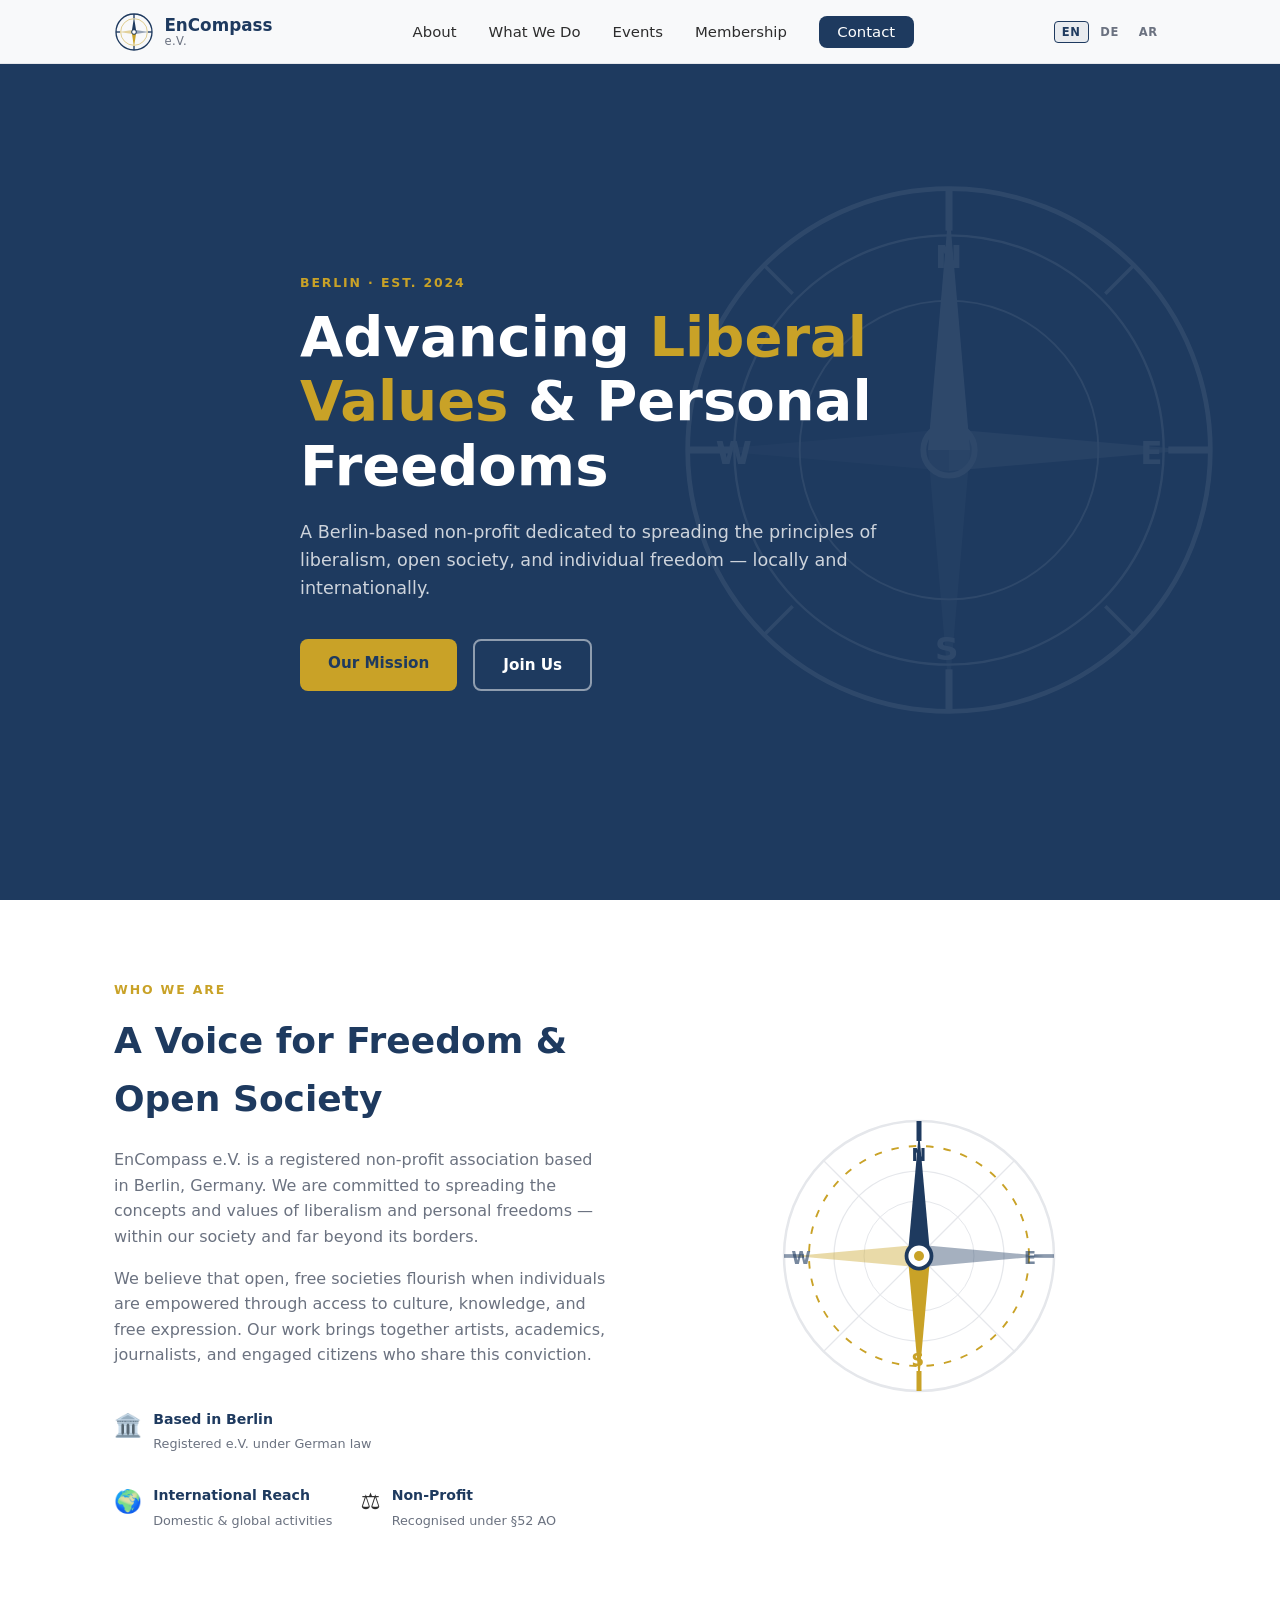
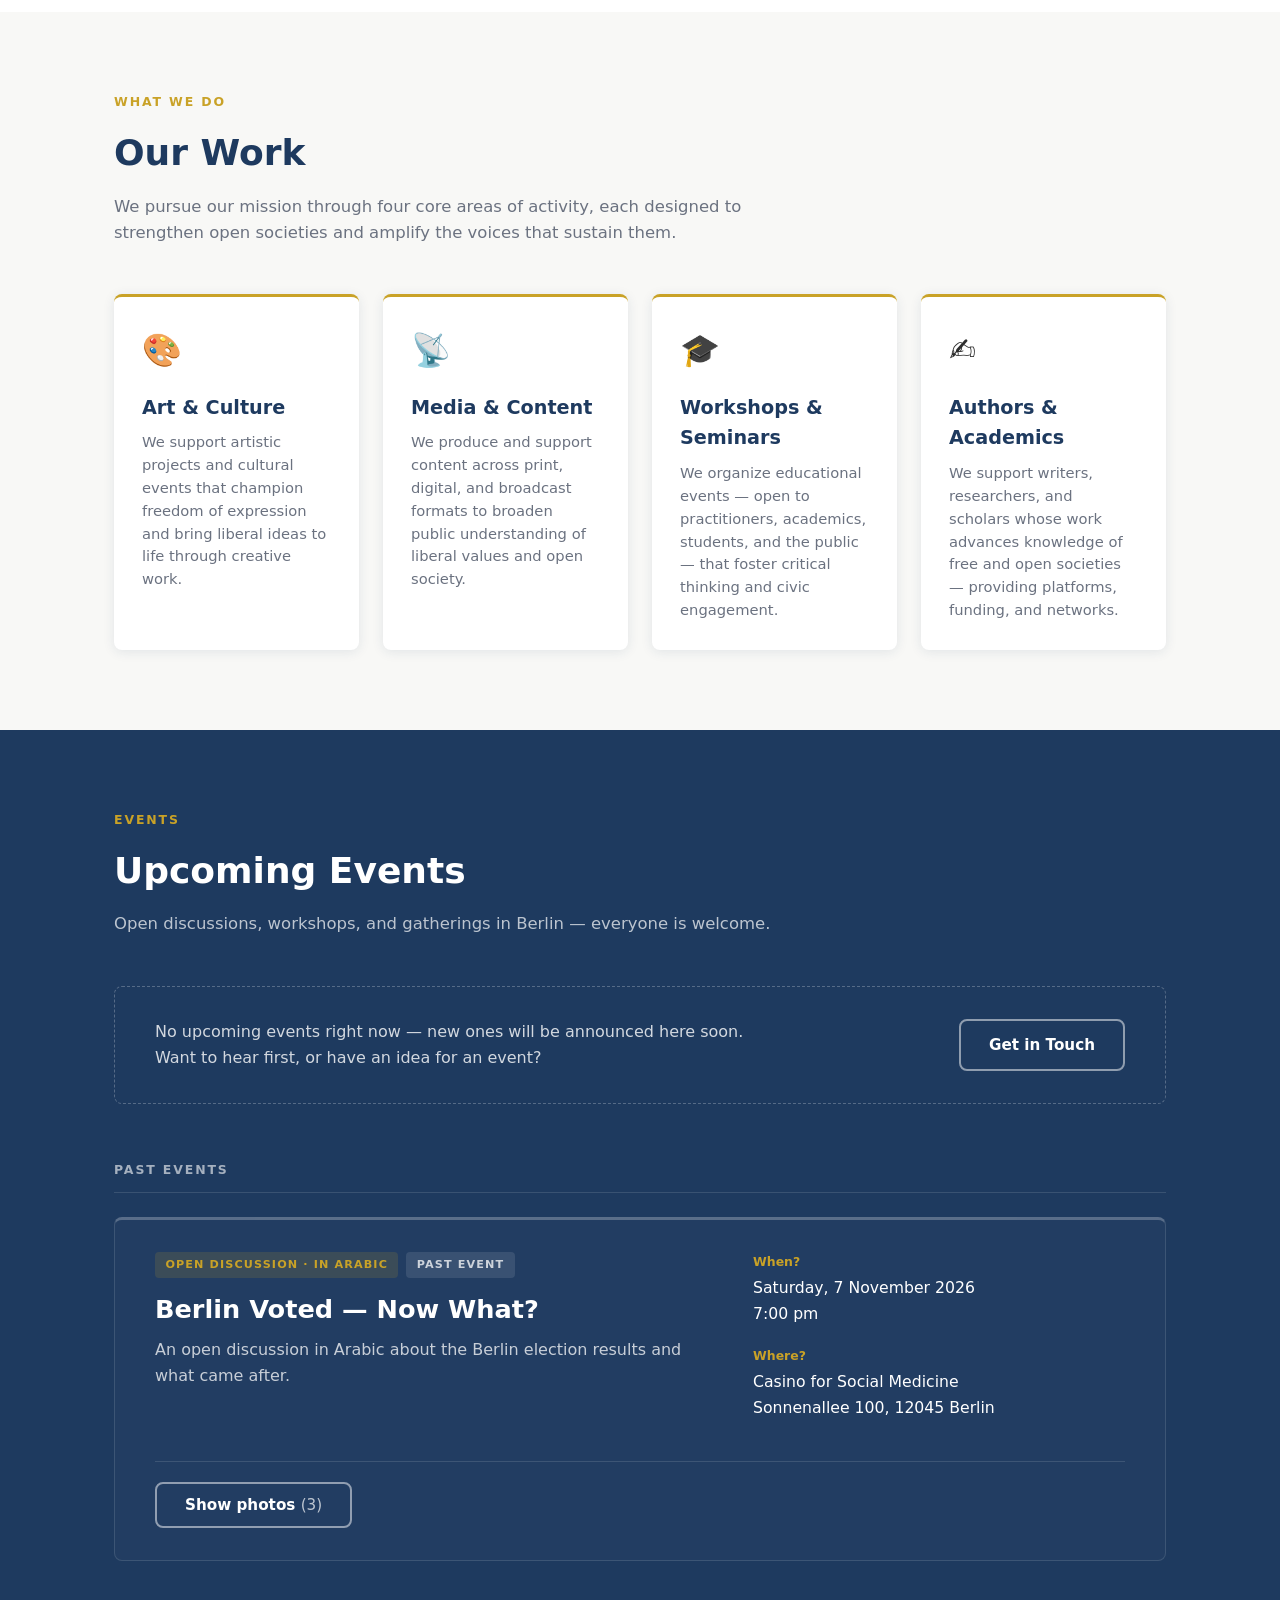
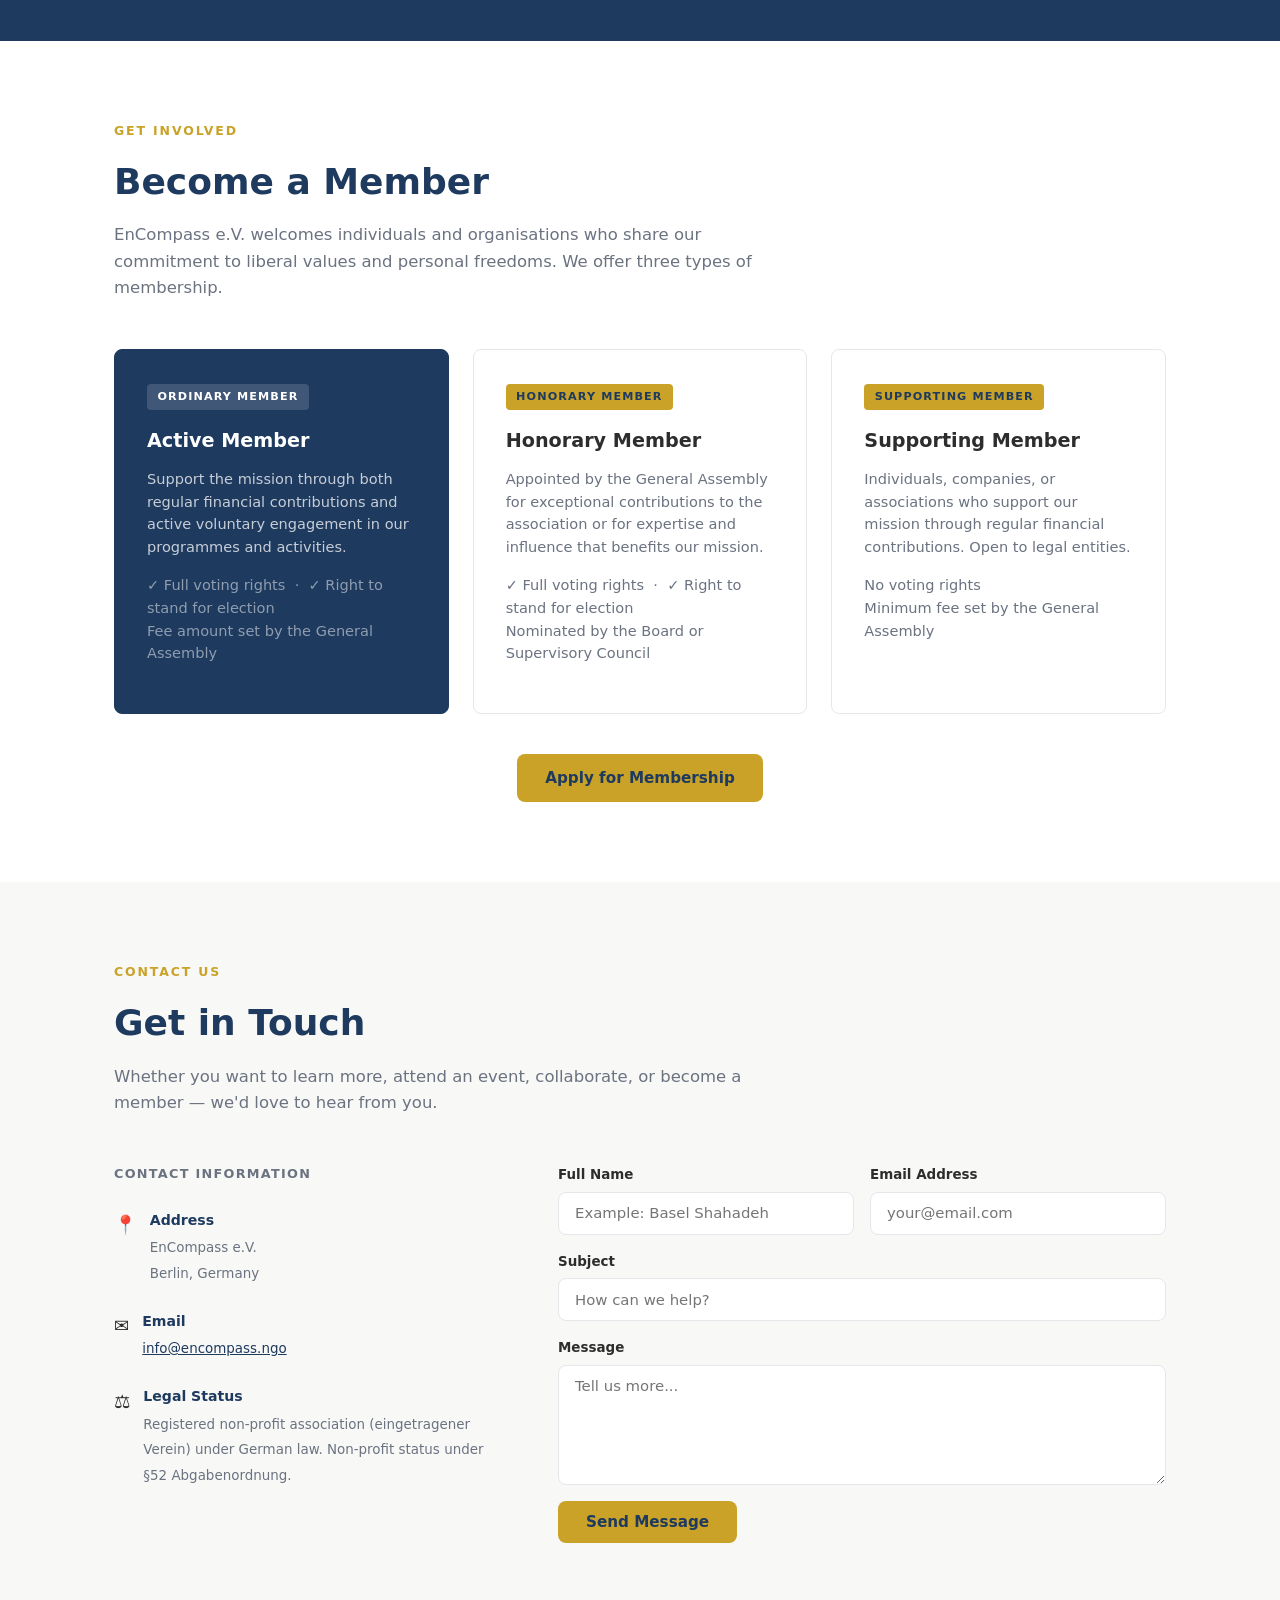
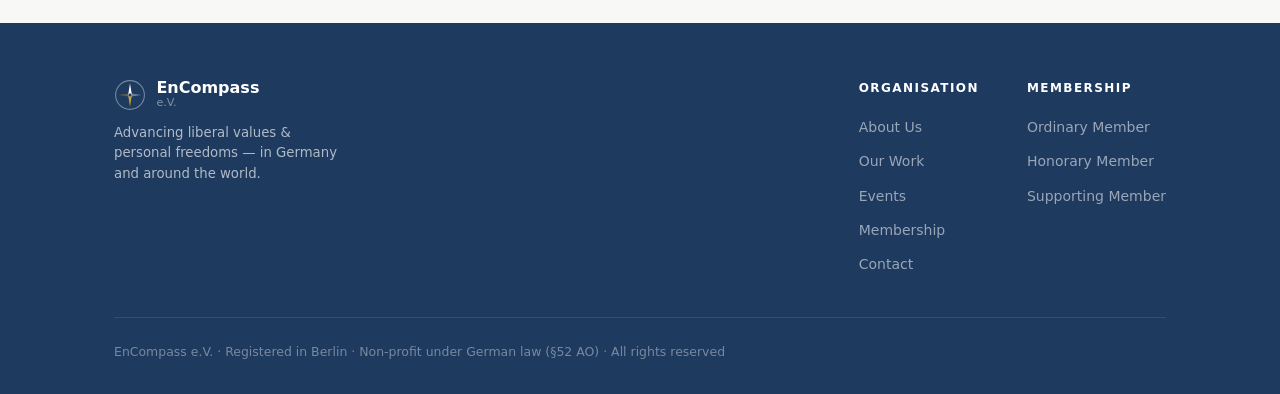
<file: index.html>
<!DOCTYPE html>
<html lang="en" dir="ltr">
<head>
  <meta charset="UTF-8">
  <meta name="viewport" content="width=device-width, initial-scale=1.0">
  <meta name="description" content="EnCompass e.V. — A Berlin-based non-profit advancing liberal values and personal freedoms through culture, media, workshops, and academic support.">
  <title>EnCompass e.V. — Advancing Liberal Values &amp; Personal Freedoms</title>

  <!-- Icons: brand app icon (Midnight mark on Compass Gold) -->
  <link rel="icon" href="favicon.svg" type="image/svg+xml">
  <link rel="icon" href="favicon-32.png" sizes="32x32" type="image/png">
  <link rel="apple-touch-icon" href="apple-touch-icon.png">

  <!-- Link previews (WhatsApp, Facebook, LinkedIn, X, Telegram…). Image source: assets/artboards/social-preview.html -->
  <meta property="og:type" content="website">
  <meta property="og:site_name" content="EnCompass e.V.">
  <meta property="og:url" content="https://encompass.ngo/">
  <meta property="og:title" content="EnCompass e.V. — Advancing Liberal Values &amp; Personal Freedoms">
  <meta property="og:description" content="A Berlin-based non-profit advancing liberal values and personal freedoms through culture, media, workshops, and academic support.">
  <meta property="og:image" content="https://encompass.ngo/og-image.png">
  <meta property="og:image:width" content="1200">
  <meta property="og:image:height" content="630">
  <meta property="og:image:alt" content="EnCompass e.V. logo with the tagline in English, Arabic and German">
  <meta property="og:locale" content="en_US">
  <meta property="og:locale:alternate" content="de_DE">
  <meta property="og:locale:alternate" content="ar_AR">
  <meta name="twitter:card" content="summary_large_image">

  <link rel="stylesheet" href="style.css">
</head>
<body>

  <!-- NAVIGATION -->
  <nav>
    <div class="container nav-inner">
      <a href="#home" class="nav-logo">
        <svg width="40" height="40" viewBox="0 0 60 60" xmlns="http://www.w3.org/2000/svg" aria-hidden="true">
          <circle cx="30" cy="30" r="27" fill="none" stroke="#1E3A5F" stroke-width="2"/>
          <circle cx="30" cy="30" r="20" fill="none" stroke="#C9A227" stroke-width="0.75"/>
          <line x1="30" y1="3" x2="30" y2="9" stroke="#1E3A5F" stroke-width="2"/>
          <line x1="30" y1="51" x2="30" y2="57" stroke="#1E3A5F" stroke-width="2"/>
          <line x1="3" y1="30" x2="9" y2="30" stroke="#1E3A5F" stroke-width="2"/>
          <line x1="51" y1="30" x2="57" y2="30" stroke="#1E3A5F" stroke-width="2"/>
          <polygon points="30,8 26.5,30 33.5,30" fill="#1E3A5F"/>
          <polygon points="30,52 26.5,30 33.5,30" fill="#C9A227"/>
          <polygon points="52,30 30,26.5 30,33.5" fill="#1E3A5F" opacity="0.45"/>
          <polygon points="8,30 30,26.5 30,33.5" fill="#C9A227" opacity="0.45"/>
          <circle cx="30" cy="30" r="3.5" fill="white" stroke="#1E3A5F" stroke-width="1.5"/>
        </svg>
        <div class="nav-logo-text">EnCompass <span>e.V.</span></div>
      </a>
      <ul class="nav-links" id="nav-links">
        <li><a href="#about" data-i18n="nav.about">About</a></li>
        <li><a href="#work" data-i18n="nav.work">What We Do</a></li>
        <li><a href="#events" data-i18n="nav.events">Events</a></li>
        <li><a href="#membership" data-i18n="nav.membership">Membership</a></li>
        <li><a href="#contact" class="nav-cta" data-i18n="nav.contact">Contact</a></li>
      </ul>
      <div class="lang-switcher">
        <button class="lang-btn active" data-lang="en">EN</button>
        <button class="lang-btn" data-lang="de">DE</button>
        <button class="lang-btn" data-lang="ar">AR</button>
      </div>
      <button class="hamburger" id="hamburger" aria-label="Toggle menu" aria-expanded="false">
        <span></span><span></span><span></span>
      </button>
    </div>
  </nav>

  <!-- HERO -->
  <section class="hero" id="home">
    <div class="hero-bg" aria-hidden="true">
      <svg width="560" height="560" viewBox="0 0 120 120" xmlns="http://www.w3.org/2000/svg">
        <circle cx="60" cy="60" r="56" fill="none" stroke="white" stroke-width="1"/>
        <circle cx="60" cy="60" r="46" fill="none" stroke="white" stroke-width="0.5"/>
        <circle cx="60" cy="60" r="32" fill="none" stroke="white" stroke-width="0.4"/>
        <line x1="60" y1="4" x2="60" y2="13" stroke="white" stroke-width="1.5"/>
        <line x1="60" y1="107" x2="60" y2="116" stroke="white" stroke-width="1.5"/>
        <line x1="4" y1="60" x2="13" y2="60" stroke="white" stroke-width="1.5"/>
        <line x1="107" y1="60" x2="116" y2="60" stroke="white" stroke-width="1.5"/>
        <line x1="20.5" y1="20.5" x2="26.5" y2="26.5" stroke="white" stroke-width="0.75"/>
        <line x1="99.5" y1="20.5" x2="93.5" y2="26.5" stroke="white" stroke-width="0.75"/>
        <line x1="20.5" y1="99.5" x2="26.5" y2="93.5" stroke="white" stroke-width="0.75"/>
        <line x1="99.5" y1="99.5" x2="93.5" y2="93.5" stroke="white" stroke-width="0.75"/>
        <polygon points="60,8 55.5,60 64.5,60" fill="white"/>
        <polygon points="60,112 55.5,60 64.5,60" fill="white" opacity="0.35"/>
        <polygon points="112,60 60,55.5 60,64.5" fill="white" opacity="0.55"/>
        <polygon points="8,60 60,55.5 60,64.5" fill="white" opacity="0.25"/>
        <text x="57" y="21" fill="white" font-size="7" font-family="system-ui" font-weight="700">N</text>
        <text x="57" y="105" fill="white" font-size="7" font-family="system-ui" font-weight="700">S</text>
        <text x="101" y="63" fill="white" font-size="7" font-family="system-ui" font-weight="700">E</text>
        <text x="10" y="63" fill="white" font-size="7" font-family="system-ui" font-weight="700">W</text>
        <circle cx="60" cy="60" r="5.5" fill="none" stroke="white" stroke-width="1.25"/>
      </svg>
    </div>
    <div class="container">
      <div class="hero-content">
        <span class="section-label" data-i18n="hero.label">Berlin · Est. 2024</span>
        <h1 data-i18n-html="hero.title">Advancing <em>Liberal Values</em> &amp; Personal Freedoms</h1>
        <p class="hero-sub" data-i18n="hero.sub">A Berlin-based non-profit dedicated to spreading the principles of liberalism, open society, and individual freedom — locally and internationally.</p>
        <div class="hero-buttons">
          <a href="#about" class="btn btn-primary" data-i18n="hero.cta1">Our Mission</a>
          <a href="#membership" class="btn btn-outline" data-i18n="hero.cta2">Join Us</a>
        </div>
      </div>
    </div>
  </section>

  <!-- ABOUT -->
  <section class="about section" id="about">
    <div class="container">
      <div class="about-grid">
        <div class="about-text">
          <span class="section-label" data-i18n="about.label">Who We Are</span>
          <h2 data-i18n="about.h2">A Voice for Freedom &amp; Open Society</h2>
          <p data-i18n="about.p1">EnCompass e.V. is a registered non-profit association based in Berlin, Germany. We are committed to spreading the concepts and values of liberalism and personal freedoms — within our society and far beyond its borders.</p>
          <p data-i18n="about.p2">We believe that open, free societies flourish when individuals are empowered through access to culture, knowledge, and free expression. Our work brings together artists, academics, journalists, and engaged citizens who share this conviction.</p>
          <div class="facts-strip">
            <div class="fact">
              <div class="fact-icon">🏛️</div>
              <div>
                <strong data-i18n="about.fact1.title">Based in Berlin</strong>
                <span data-i18n="about.fact1.sub">Registered e.V. under German law</span>
              </div>
            </div>
            <div class="fact">
              <div class="fact-icon">🌍</div>
              <div>
                <strong data-i18n="about.fact2.title">International Reach</strong>
                <span data-i18n="about.fact2.sub">Domestic &amp; global activities</span>
              </div>
            </div>
            <div class="fact">
              <div class="fact-icon">⚖️</div>
              <div>
                <strong data-i18n="about.fact3.title">Non-Profit</strong>
                <span data-i18n="about.fact3.sub">Recognised under §52 AO</span>
              </div>
            </div>
          </div>
        </div>
        <div class="about-visual">
          <svg width="300" height="300" viewBox="0 0 120 120" xmlns="http://www.w3.org/2000/svg" aria-hidden="true">
            <circle cx="60" cy="60" r="54" fill="none" stroke="#E5E7EB" stroke-width="1"/>
            <circle cx="60" cy="60" r="44" fill="none" stroke="#C9A227" stroke-width="0.75" stroke-dasharray="3 4"/>
            <circle cx="60" cy="60" r="34" fill="none" stroke="#E5E7EB" stroke-width="0.5"/>
            <circle cx="60" cy="60" r="22" fill="none" stroke="#E5E7EB" stroke-width="0.4"/>
            <line x1="60" y1="60" x2="98.2" y2="21.8" stroke="#E5E7EB" stroke-width="0.5"/>
            <line x1="60" y1="60" x2="21.8" y2="21.8" stroke="#E5E7EB" stroke-width="0.5"/>
            <line x1="60" y1="60" x2="98.2" y2="98.2" stroke="#E5E7EB" stroke-width="0.5"/>
            <line x1="60" y1="60" x2="21.8" y2="98.2" stroke="#E5E7EB" stroke-width="0.5"/>
            <line x1="60" y1="6" x2="60" y2="14" stroke="#1E3A5F" stroke-width="2"/>
            <line x1="60" y1="106" x2="60" y2="114" stroke="#C9A227" stroke-width="2"/>
            <line x1="6" y1="60" x2="14" y2="60" stroke="#1E3A5F" stroke-width="1.5" opacity="0.5"/>
            <line x1="106" y1="60" x2="114" y2="60" stroke="#1E3A5F" stroke-width="1.5" opacity="0.5"/>
            <polygon points="60,10 55.5,60 64.5,60" fill="#1E3A5F"/>
            <polygon points="60,110 55.5,60 64.5,60" fill="#C9A227"/>
            <polygon points="110,60 60,55.5 60,64.5" fill="#1E3A5F" opacity="0.4"/>
            <polygon points="10,60 60,55.5 60,64.5" fill="#C9A227" opacity="0.4"/>
            <text x="57" y="22" fill="#1E3A5F" font-size="7" font-family="system-ui" font-weight="700">N</text>
            <text x="57" y="104" fill="#C9A227" font-size="7" font-family="system-ui" font-weight="700">S</text>
            <text x="102" y="63" fill="#1E3A5F" font-size="7" font-family="system-ui" font-weight="700" opacity="0.6">E</text>
            <text x="9" y="63" fill="#1E3A5F" font-size="7" font-family="system-ui" font-weight="700" opacity="0.6">W</text>
            <circle cx="60" cy="60" r="5" fill="white" stroke="#1E3A5F" stroke-width="1.5"/>
            <circle cx="60" cy="60" r="2" fill="#C9A227"/>
          </svg>
        </div>
      </div>
    </div>
  </section>

  <!-- WHAT WE DO -->
  <section class="work section" id="work">
    <div class="container">
      <div class="work-header">
        <span class="section-label" data-i18n="work.label">What We Do</span>
        <h2 data-i18n="work.h2">Our Work</h2>
        <p data-i18n="work.intro">We pursue our mission through four core areas of activity, each designed to strengthen open societies and amplify the voices that sustain them.</p>
      </div>
      <div class="cards-grid">
        <div class="card">
          <div class="card-icon">🎨</div>
          <h3 data-i18n="work.card1.title">Art &amp; Culture</h3>
          <p data-i18n="work.card1.body">We support artistic projects and cultural events that champion freedom of expression and bring liberal ideas to life through creative work.</p>
        </div>
        <div class="card">
          <div class="card-icon">📡</div>
          <h3 data-i18n="work.card2.title">Media &amp; Content</h3>
          <p data-i18n="work.card2.body">We produce and support content across print, digital, and broadcast formats to broaden public understanding of liberal values and open society.</p>
        </div>
        <div class="card">
          <div class="card-icon">🎓</div>
          <h3 data-i18n="work.card3.title">Workshops &amp; Seminars</h3>
          <p data-i18n="work.card3.body">We organize educational events — open to practitioners, academics, students, and the public — that foster critical thinking and civic engagement.</p>
        </div>
        <div class="card">
          <div class="card-icon">✍️</div>
          <h3 data-i18n="work.card4.title">Authors &amp; Academics</h3>
          <p data-i18n="work.card4.body">We support writers, researchers, and scholars whose work advances knowledge of free and open societies — providing platforms, funding, and networks.</p>
        </div>
      </div>
    </div>
  </section>

  <!-- EVENTS
       Each event carries data-end (when it finishes, with time zone). On load, the script at the
       bottom moves ended events into "Past Events", so nothing has to be changed by hand afterwards.
       To add an event: copy an <article class="event-card"> into #events-upcoming, set data-end,
       and add its text keys to translations.js. -->
  <section class="events section" id="events">
    <div class="container">
      <div class="events-header">
        <span class="section-label" data-i18n="events.label">Events</span>
        <h2 data-i18n="events.h2">Upcoming Events</h2>
        <p data-i18n="events.intro">Open discussions, workshops, and gatherings in Berlin — everyone is welcome.</p>
      </div>

      <div class="events-list" id="events-upcoming">
        <article class="event-card" data-end="2026-11-07T21:00:00+01:00">
          <div class="event-main">
            <div class="event-tags">
              <span class="event-tag" data-i18n="events.e1.tag">Open discussion · in Arabic</span>
              <span class="event-tag event-tag-past" data-i18n="events.pastBadge">Past event</span>
            </div>
            <h3 data-i18n="events.e1.title">Berlin Voted — Now What?</h3>
            <p class="event-body-upcoming" data-i18n="events.e1.body">Let's talk about the election results and everything that has happened since. Come along and share your views!</p>
            <p class="event-body-past" data-i18n="events.e1.pastBody">An open discussion in Arabic about the Berlin election results and what came after.</p>
          </div>
          <div class="event-details">
            <div class="event-detail">
              <strong data-i18n="events.when">When?</strong>
              <span data-i18n-html="events.e1.when">Saturday, 7 November 2026<br>7:00 pm</span>
            </div>
            <div class="event-detail">
              <strong data-i18n="events.where">Where?</strong>
              <span>Casino for Social Medicine<br>Sonnenallee 100, 12045 Berlin</span>
            </div>
            <div class="event-actions">
              <a href="https://forms.gle/igDyNW962T2jzQc28" class="btn btn-primary" target="_blank" rel="noopener" data-i18n="events.register">Register Now</a>
              <a href="events/2026-11-07-berlin-voted/calendar.ics" class="btn btn-outline" download="2026-11-07-berlin-voted.ics" data-i18n="events.calendar">Add to Calendar</a>
              <a href="https://www.google.com/maps/search/?api=1&amp;query=Sonnenallee+100,+12045+Berlin" class="btn btn-outline" target="_blank" rel="noopener" data-i18n="events.directions">Get Directions</a>
            </div>
          </div>
          <!-- Photos open in a popup. This hidden list is only their source: nothing is downloaded until
               "Show photos" is clicked. Web copies live in the event's photos/ folder; see events/README.md. -->
          <div class="event-gallery">
            <button type="button" class="btn btn-outline event-photos-open" aria-haspopup="dialog" data-photos="photos-e1">
              <span data-i18n="events.showPhotos">Show photos</span> <span class="photo-count">(3)</span>
            </button>
            <div class="event-photos" id="photos-e1" hidden>
                <a href="events/2026-11-07-berlin-voted/photos/photo-1.jpg"><img data-src="events/2026-11-07-berlin-voted/photos/photo-1-thumb.jpg" width="640" height="360" alt="" data-i18n-alt="events.e1.photo1"></a>
                <a href="events/2026-11-07-berlin-voted/photos/photo-2.jpg"><img data-src="events/2026-11-07-berlin-voted/photos/photo-2-thumb.jpg" width="640" height="360" alt="" data-i18n-alt="events.e1.photo2"></a>
                <a href="events/2026-11-07-berlin-voted/photos/photo-3.jpg"><img data-src="events/2026-11-07-berlin-voted/photos/photo-3-thumb.jpg" width="640" height="360" alt="" data-i18n-alt="events.e1.photo3"></a>
            </div>
          </div>
        </article>
      </div>

      <!-- Shown only when no upcoming events are left -->
      <div class="events-empty" id="events-empty" hidden>
        <p data-i18n="events.none">No upcoming events right now — new ones will be announced here soon. Want to hear first, or have an idea for an event?</p>
        <a href="#contact" class="btn btn-outline" data-i18n="events.noneCta">Get in Touch</a>
      </div>

      <!-- Shown only when at least one event has ended -->
      <div class="events-past" id="events-past-wrap" hidden>
        <h3 class="events-past-title" data-i18n="events.pastH3">Past Events</h3>
        <div class="events-list" id="events-past"></div>
      </div>
    </div>
  </section>

  <!-- MEMBERSHIP -->
  <section class="membership section" id="membership">
    <div class="container">
      <div class="membership-header">
        <span class="section-label" data-i18n="membership.label">Get Involved</span>
        <h2 data-i18n="membership.h2">Become a Member</h2>
        <p data-i18n="membership.intro">EnCompass e.V. welcomes individuals and organisations who share our commitment to liberal values and personal freedoms. We offer three types of membership.</p>
      </div>
      <div class="membership-grid">
        <div class="membership-card featured">
          <div class="member-badge" data-i18n="membership.card1.badge">Ordinary Member</div>
          <h3 data-i18n="membership.card1.h3">Active Member</h3>
          <p data-i18n="membership.card1.body">Support the mission through both regular financial contributions and active voluntary engagement in our programmes and activities.</p>
          <p class="member-detail" data-i18n-html="membership.card1.detail">✓ Full voting rights &nbsp;·&nbsp; ✓ Right to stand for election<br>Fee amount set by the General Assembly</p>
        </div>
        <div class="membership-card">
          <div class="member-badge" data-i18n="membership.card2.badge">Honorary Member</div>
          <h3 data-i18n="membership.card2.h3">Honorary Member</h3>
          <p data-i18n="membership.card2.body">Appointed by the General Assembly for exceptional contributions to the association or for expertise and influence that benefits our mission.</p>
          <p class="member-detail" data-i18n-html="membership.card2.detail">✓ Full voting rights &nbsp;·&nbsp; ✓ Right to stand for election<br>Nominated by the Board or Supervisory Council</p>
        </div>
        <div class="membership-card">
          <div class="member-badge" data-i18n="membership.card3.badge">Supporting Member</div>
          <h3 data-i18n="membership.card3.h3">Supporting Member</h3>
          <p data-i18n="membership.card3.body">Individuals, companies, or associations who support our mission through regular financial contributions. Open to legal entities.</p>
          <p class="member-detail" data-i18n-html="membership.card3.detail">No voting rights<br>Minimum fee set by the General Assembly</p>
        </div>
      </div>
      <div class="membership-cta">
        <a href="#contact" class="btn btn-primary" data-i18n="membership.cta">Apply for Membership</a>
      </div>
    </div>
  </section>

  <!-- CONTACT -->
  <section class="contact section" id="contact">
    <div class="container">
      <div class="contact-header">
        <span class="section-label" data-i18n="contact.label">Contact Us</span>
        <h2 data-i18n="contact.h2">Get in Touch</h2>
        <p data-i18n="contact.intro">Whether you want to learn more, attend an event, collaborate, or become a member — we'd love to hear from you.</p>
      </div>
      <div class="contact-grid">
        <div class="contact-info">
          <h3 data-i18n="contact.info.heading">Contact Information</h3>
          <div class="contact-item">
            <div class="contact-item-icon">📍</div>
            <div>
              <strong data-i18n="contact.address.label">Address</strong>
              <span data-i18n-html="contact.address.value">EnCompass e.V.<br>Berlin, Germany</span>
            </div>
          </div>
          <div class="contact-item">
            <div class="contact-item-icon">✉️</div>
            <div>
              <strong data-i18n="contact.email.label">Email</strong>
              <span><a href="mailto:info@encompass.ngo">info@encompass.ngo</a></span>
            </div>
          </div>
          <div class="contact-item">
            <div class="contact-item-icon">⚖️</div>
            <div>
              <strong data-i18n="contact.legal.label">Legal Status</strong>
              <span data-i18n="contact.legal.value">Registered non-profit association (eingetragener Verein) under German law. Non-profit status under §52 Abgabenordnung.</span>
            </div>
          </div>
        </div>
        <form class="contact-form" onsubmit="handleSubmit(event)">
          <div class="form-row">
            <div class="form-group">
              <label for="name" data-i18n="contact.form.name">Full Name</label>
              <input type="text" id="name" name="name" data-i18n-placeholder="contact.form.namePlaceholder" placeholder="Example: Basel Shahadeh" autocomplete="name" required>
            </div>
            <div class="form-group">
              <label for="email" data-i18n="contact.form.email">Email Address</label>
              <input type="email" id="email" name="email" data-i18n-placeholder="contact.form.emailPlaceholder" placeholder="your@email.com" autocomplete="email" required>
            </div>
          </div>
          <div class="form-group">
            <label for="subject" data-i18n="contact.form.subject">Subject</label>
            <input type="text" id="subject" name="subject" data-i18n-placeholder="contact.form.subjectPlaceholder" placeholder="How can we help?">
          </div>
          <div class="form-group">
            <label for="message" data-i18n="contact.form.message">Message</label>
            <textarea id="message" name="message" data-i18n-placeholder="contact.form.messagePlaceholder" placeholder="Tell us more..." required></textarea>
          </div>
          <button type="submit" class="btn btn-primary" id="submit-btn" style="align-self:flex-start" data-i18n="contact.form.submit">Send Message</button>
          <p class="form-note" id="form-note" role="status" hidden data-i18n-html="contact.form.note">Gmail should now open in a new tab with your message ready — just press <strong>Send</strong> there. Not using Gmail? <a class="mailto-fallback" href="mailto:info@encompass.ngo">Open it in your email app</a> or write to us directly at info@encompass.ngo.</p>
        </form>
      </div>
    </div>
  </section>

  <!-- FOOTER -->
  <footer>
    <div class="container">
      <div class="footer-top">
        <div>
          <div class="footer-logo-wrap">
            <svg width="32" height="32" viewBox="0 0 60 60" xmlns="http://www.w3.org/2000/svg" aria-hidden="true">
              <circle cx="30" cy="30" r="27" fill="none" stroke="rgba(255,255,255,0.4)" stroke-width="2"/>
              <polygon points="30,8 26.5,30 33.5,30" fill="white"/>
              <polygon points="30,52 26.5,30 33.5,30" fill="#C9A227"/>
              <polygon points="52,30 30,26.5 30,33.5" fill="white" opacity="0.35"/>
              <polygon points="8,30 30,26.5 30,33.5" fill="#C9A227" opacity="0.35"/>
              <circle cx="30" cy="30" r="3.5" fill="#1E3A5F" stroke="rgba(255,255,255,0.4)" stroke-width="1.5"/>
            </svg>
            <div class="footer-logo-text">EnCompass <span>e.V.</span></div>
          </div>
          <p class="footer-tagline" data-i18n="footer.tagline">Advancing liberal values &amp; personal freedoms — in Germany and around the world.</p>
        </div>
        <div class="footer-links">
          <div class="footer-links-group">
            <h4 data-i18n="footer.org">Organisation</h4>
            <ul>
              <li><a href="#about" data-i18n="footer.nav.about">About Us</a></li>
              <li><a href="#work" data-i18n="footer.nav.work">Our Work</a></li>
              <li><a href="#events" data-i18n="footer.nav.events">Events</a></li>
              <li><a href="#membership" data-i18n="footer.nav.membership">Membership</a></li>
              <li><a href="#contact" data-i18n="footer.nav.contact">Contact</a></li>
            </ul>
          </div>
          <div class="footer-links-group">
            <h4 data-i18n="footer.membership">Membership</h4>
            <ul>
              <li><a href="#membership" data-i18n="footer.nav.ordinary">Ordinary Member</a></li>
              <li><a href="#membership" data-i18n="footer.nav.honorary">Honorary Member</a></li>
              <li><a href="#membership" data-i18n="footer.nav.supporting">Supporting Member</a></li>
            </ul>
          </div>
        </div>
      </div>
      <div class="footer-bottom" data-i18n="footer.legal">
        EnCompass e.V. &nbsp;·&nbsp; Registered in Berlin &nbsp;·&nbsp; Non-profit under German law (§52 AO) &nbsp;·&nbsp; All rights reserved
      </div>
    </div>
  </footer>

  <!-- Photo popup for event galleries: large photo, counter and a strip of thumbnails -->
  <dialog class="photo-viewer" id="photo-viewer">
    <figure class="pv-stage">
      <img class="pv-photo" alt="">
      <figcaption class="pv-caption">
        <span class="pv-alt"></span>
        <span class="pv-meta"><span class="pv-credit" data-i18n="events.photoCredit">Photo: © EnCompass e.V.</span><span class="pv-count"></span></span>
      </figcaption>
    </figure>
    <div class="pv-thumbs"></div>
    <button type="button" class="pv-btn pv-close" data-i18n-aria="events.photoClose" aria-label="Close">&times;</button>
    <button type="button" class="pv-btn pv-prev" data-i18n-aria="events.photoPrev" aria-label="Previous photo">&#8249;</button>
    <button type="button" class="pv-btn pv-next" data-i18n-aria="events.photoNext" aria-label="Next photo">&#8250;</button>
  </dialog>

  <script>
    // Move events that have ended into "Past Events" (newest first); show a note if none are upcoming
    (function sortEvents() {
      const now = Date.now();
      const upcoming = document.getElementById('events-upcoming');
      const past = document.getElementById('events-past');
      const ended = [...upcoming.querySelectorAll('.event-card')]
        .filter(card => Date.parse(card.dataset.end) < now)
        .sort((a, b) => Date.parse(b.dataset.end) - Date.parse(a.dataset.end));
      ended.forEach(card => { card.classList.add('is-past'); past.appendChild(card); });
      document.getElementById('events-past-wrap').hidden = ended.length === 0;
      document.getElementById('events-empty').hidden = upcoming.querySelector('.event-card') !== null;
    })();
  </script>
  <script src="translations.js"></script>
  <script>
    let currentLang = 'en';

    function applyLanguage(lang) {
      const t = translations[lang];
      if (!t) return;
      currentLang = lang;

      document.documentElement.lang = lang;
      document.documentElement.dir = lang === 'ar' ? 'rtl' : 'ltr';
      document.title = t['page.title'] || document.title;

      document.querySelectorAll('[data-i18n]').forEach(el => {
        const v = t[el.dataset.i18n];
        if (v !== undefined) el.textContent = v;
      });
      document.querySelectorAll('[data-i18n-html]').forEach(el => {
        const v = t[el.dataset.i18nHtml];
        if (v !== undefined) el.innerHTML = v;
      });
      document.querySelectorAll('[data-i18n-placeholder]').forEach(el => {
        const v = t[el.dataset.i18nPlaceholder];
        if (v !== undefined) el.placeholder = v;
      });
      document.querySelectorAll('[data-i18n-alt]').forEach(el => {
        const v = t[el.dataset.i18nAlt];
        if (v !== undefined) el.alt = v;
      });
      document.querySelectorAll('[data-i18n-aria]').forEach(el => {
        const v = t[el.dataset.i18nAria];
        if (v !== undefined) el.setAttribute('aria-label', v);
      });

      document.querySelectorAll('.lang-btn').forEach(btn => {
        btn.classList.toggle('active', btn.dataset.lang === lang);
      });
      try { localStorage.setItem('preferred-lang', lang); } catch (e) {}

      // Keep ?lang= in the address bar so the current link always opens in this language
      const url = new URL(window.location.href);
      url.searchParams.set('lang', lang);
      history.replaceState(null, '', url);
    }

    document.addEventListener('DOMContentLoaded', () => {
      // Priority: ?lang= in the link, then the last language chosen, then English
      const fromUrl = new URLSearchParams(window.location.search).get('lang');
      let saved = null;
      try { saved = localStorage.getItem('preferred-lang'); } catch (e) {}
      applyLanguage(translations[fromUrl] ? fromUrl : translations[saved] ? saved : 'en');

      document.querySelectorAll('.lang-btn').forEach(btn => {
        btn.addEventListener('click', () => applyLanguage(btn.dataset.lang));
      });

      const hamburger = document.getElementById('hamburger');
      const navLinks = document.getElementById('nav-links');
      hamburger.addEventListener('click', () => {
        const open = navLinks.classList.toggle('open');
        hamburger.setAttribute('aria-expanded', open);
      });
      navLinks.querySelectorAll('a').forEach(a => {
        a.addEventListener('click', () => {
          navLinks.classList.remove('open');
          hamburger.setAttribute('aria-expanded', 'false');
        });
      });
    });

    // No backend: open a ready-to-send email in Gmail, with a mailto: fallback for other email apps
    const CONTACT_EMAIL = 'info@encompass.ngo';

    function draftEmail() {
      const form = document.querySelector('.contact-form');
      const field = id => form.elements.namedItem(id).value.trim();
      return {
        subject: field('subject') || translations[currentLang]['contact.form.defaultSubject'],
        body: field('message') + '\n\n— ' + field('name') + ' <' + field('email') + '>',
      };
    }

    function handleSubmit(e) {
      e.preventDefault();
      const { subject, body } = draftEmail();
      window.open('https://mail.google.com/mail/?view=cm&fs=1'
        + '&to=' + encodeURIComponent(CONTACT_EMAIL)
        + '&su=' + encodeURIComponent(subject)
        + '&body=' + encodeURIComponent(body), '_blank', 'noopener');
      document.getElementById('form-note').hidden = false;
    }

    // The note's text is replaced on language change, so build the mailto: link when it is clicked
    document.getElementById('form-note').addEventListener('click', e => {
      const link = e.target.closest('.mailto-fallback');
      if (!link) return;
      const { subject, body } = draftEmail();
      link.href = 'mailto:' + CONTACT_EMAIL
        + '?subject=' + encodeURIComponent(subject)
        + '&body=' + encodeURIComponent(body);
    });

    // Event photos: "Show photos" opens them in a popup. Files are only downloaded at that point.
    const viewer = document.getElementById('photo-viewer');
    const viewerImg = viewer.querySelector('.pv-photo');
    const viewerThumbs = viewer.querySelector('.pv-thumbs');
    let gallery = [], shown = 0;   // gallery: [{ full, thumb, alt }]

    function showPhoto(i) {
      shown = (i + gallery.length) % gallery.length;
      viewerImg.src = gallery[shown].full;
      viewerImg.alt = gallery[shown].alt;
      viewer.querySelector('.pv-alt').textContent = gallery[shown].alt;
      viewer.querySelector('.pv-count').textContent = (shown + 1) + ' / ' + gallery.length;
      viewerThumbs.querySelectorAll('button').forEach((b, n) => b.setAttribute('aria-current', n === shown));
    }

    document.querySelectorAll('.event-photos-open').forEach(btn => {
      btn.addEventListener('click', () => {
        gallery = [...document.getElementById(btn.dataset.photos).querySelectorAll('a')].map(a => {
          const img = a.querySelector('img');
          return { full: a.href, thumb: img.dataset.src, alt: img.alt };
        });
        viewerThumbs.replaceChildren(...gallery.map((p, n) => {
          const b = document.createElement('button');
          b.type = 'button';
          b.innerHTML = '<img alt="">';
          b.querySelector('img').src = p.thumb;
          b.setAttribute('aria-label', p.alt);
          b.addEventListener('click', () => showPhoto(n));
          return b;
        }));
        viewer.querySelector('.pv-prev').hidden = viewer.querySelector('.pv-next').hidden = gallery.length < 2;
        showPhoto(0);
        viewer.showModal();
      });
    });
    viewer.addEventListener('close', () => viewerImg.removeAttribute('src'));
    viewer.querySelector('.pv-close').addEventListener('click', () => viewer.close());
    viewer.querySelector('.pv-prev').addEventListener('click', () => showPhoto(shown - 1));
    viewer.querySelector('.pv-next').addEventListener('click', () => showPhoto(shown + 1));
    viewer.addEventListener('click', e => { if (e.target === viewer) viewer.close(); });   // click outside the photo
    viewer.addEventListener('keydown', e => {
      const rtl = document.documentElement.dir === 'rtl';
      if (e.key === 'ArrowRight') showPhoto(shown + (rtl ? -1 : 1));
      if (e.key === 'ArrowLeft') showPhoto(shown + (rtl ? 1 : -1));
    });
  </script>

</body>
</html>
</file>
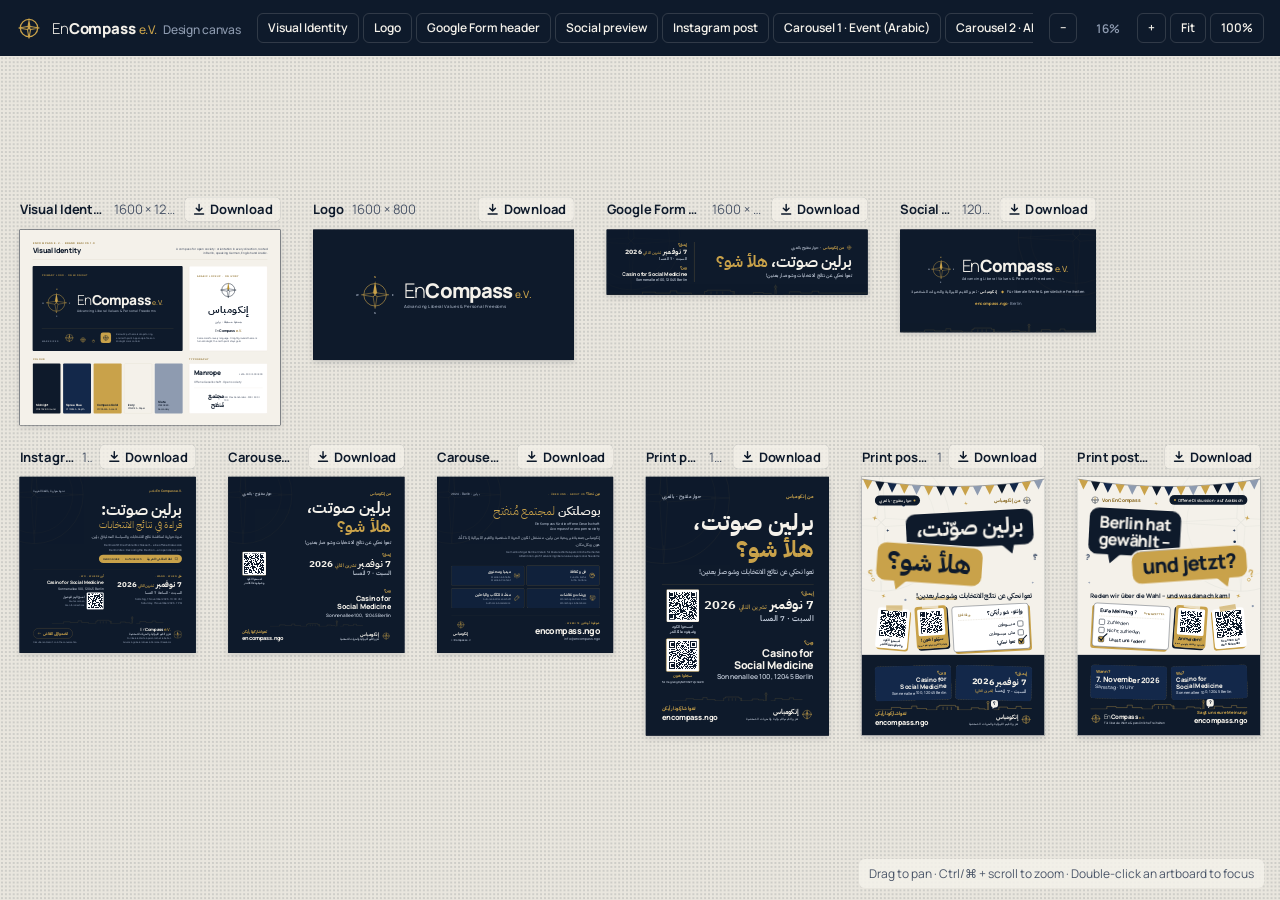
<file: assets/canvas.html>
<!DOCTYPE html>
<html lang="en">
<head>
<meta charset="utf-8">
<meta name="viewport" content="width=device-width, initial-scale=1">
<title>EnCompass Design Canvas</title>
<link rel="stylesheet" href="artboards/fonts.css">
<style>
  :root {
    --canvas: #E9E6DE;
    --dot: rgba(14, 26, 43, 0.12);
    --bar: #0E1A2B;
    --bar-text: #F4F1EA;
    --muted: #8E9BB0;
    --gold: #C9A24A;
    --label: #4A5568;
    --label-strong: #0E1A2B;
  }
  * { box-sizing: border-box; }
  html, body { margin: 0; height: 100%; overflow: hidden; background: var(--canvas); font-family: Manrope, system-ui, sans-serif; }

  /* --- Toolbar --- */
  .bar {
    position: fixed; inset: 0 0 auto 0; z-index: 10;
    display: flex; align-items: center; gap: 16px;
    height: 56px; padding: 0 16px;
    background: var(--bar); color: var(--bar-text);
  }
  .brand { display: flex; align-items: center; gap: 10px; white-space: nowrap; font-size: 15px; letter-spacing: -0.01em; }
  .brand b { font-weight: 800; }
  .brand span { font-weight: 300; }
  .brand em { font-style: normal; font-weight: 500; color: var(--gold); font-size: 12px; }
  .brand small { color: var(--muted); font-size: 12px; font-weight: 500; margin-left: 6px; }
  .boards { display: flex; gap: 4px; overflow-x: auto; flex: 1; scrollbar-width: none; }
  .boards::-webkit-scrollbar { display: none; }
  .bar button {
    font: 600 12px/1 Manrope, system-ui, sans-serif; color: var(--bar-text);
    background: transparent; border: 1px solid rgba(244, 241, 234, 0.15); border-radius: 6px;
    padding: 8px 10px; cursor: pointer; white-space: nowrap;
  }
  .bar button:hover { border-color: var(--gold); color: var(--gold); }
  .zoom { display: flex; align-items: center; gap: 4px; }
  .zoom output { min-width: 52px; text-align: center; font-size: 12px; font-weight: 600; color: var(--muted); font-variant-numeric: tabular-nums; }

  /* --- Canvas --- */
  .viewport {
    position: fixed; inset: 56px 0 0 0; cursor: grab; touch-action: none;
    background-image: radial-gradient(var(--dot) 1px, transparent 1px);
    background-size: 24px 24px;
  }
  .viewport.panning { cursor: grabbing; }
  .world { position: absolute; left: 0; top: 0; transform-origin: 0 0; }
  .board { position: absolute; }
  .board header {
    position: absolute; left: 0; right: 0; bottom: 100%; padding-bottom: 0.6em;
    display: flex; align-items: center; gap: 0.6em; white-space: nowrap;
    font-size: calc(13px / var(--z, 1)); color: var(--label);   /* same size on screen at any zoom */
  }
  .board header { z-index: 2; cursor: default; }
  .board header > a, .board header > span { min-width: 0; overflow: hidden; text-overflow: ellipsis; }
  .board header > span { flex-shrink: 2; }   /* the size gives way before the title */
  .board header > a { color: var(--label-strong); font-weight: 700; text-decoration: none; }
  .board header > a:hover { color: var(--gold); text-decoration: underline; }

  /* Download menu (sizes in em so it follows the label's zoom-independent size) */
  .dl { position: relative; margin-left: auto; flex-shrink: 0; }
  .dl summary {
    list-style: none; cursor: pointer; user-select: none;
    display: inline-flex; align-items: center; gap: 0.35em;
    font-weight: 700; color: var(--label-strong);
    padding: 0.25em 0.6em; border: 1px solid rgba(14, 26, 43, 0.2); border-radius: 0.4em;
    background: rgba(244, 241, 234, 0.7);
  }
  .dl summary::-webkit-details-marker { display: none; }
  .dl summary:hover, .dl[open] summary { border-color: var(--gold); color: #8A6A22; background: #F4F1EA; }
  .dl summary svg { width: 1em; height: 1em; }
  .dl .menu {
    position: absolute; right: 0; top: calc(100% + 0.4em); min-width: 17em;
    display: flex; flex-direction: column; padding: 0.35em;
    background: #FFFFFF; border: 1px solid #E2DACA; border-radius: 0.5em;
    box-shadow: 0 0.6em 2em rgba(14, 26, 43, 0.18);
  }
  .dl .menu a {
    display: flex; justify-content: space-between; gap: 1.5em;
    padding: 0.55em 0.7em; border-radius: 0.35em;
    color: var(--label-strong); text-decoration: none; font-weight: 700;
  }
  .dl .menu a span { color: var(--label); font-weight: 500; }
  .dl .menu a:hover { background: #F4F1EA; color: #8A6A22; }
  .dl .menu hr { border: 0; border-top: 1px solid #E2DACA; margin: 0.3em 0.4em; }
  .board iframe {
    display: block; border: 0; background: #0E1A2B;
    box-shadow: 0 2px 6px rgba(14, 26, 43, 0.12), 0 12px 40px rgba(14, 26, 43, 0.14);
    pointer-events: none;   /* the canvas handles all mouse input */
  }
  .hint { position: fixed; right: 16px; bottom: 12px; font-size: 12px; color: var(--label); background: rgba(244, 241, 234, 0.85); padding: 6px 10px; border-radius: 6px; }

  @media (max-width: 720px) {
    .brand small, .hint { display: none; }
  }
</style>
</head>
<body>

<div class="bar">
  <div class="brand">
    <svg width="26" height="26" viewBox="0 0 120 120" fill="none" aria-hidden="true"><circle cx="60" cy="60" r="40" stroke="#C9A24A" stroke-width="6"/><path d="M60 12 L67 53 L60 60 L53 53 Z" fill="#C9A24A"/><path d="M60 108 L67 67 L60 60 L53 67 Z" stroke="#C9A24A" stroke-width="5"/><path d="M12 60 L53 53 L60 60 L53 67 Z" stroke="#C9A24A" stroke-width="5"/><path d="M108 60 L67 53 L60 60 L67 67 Z" stroke="#C9A24A" stroke-width="5"/></svg>
    <div><span>En</span><b>Compass</b> <em>e.V.</em><small>Design canvas</small></div>
  </div>
  <nav class="boards" id="board-nav" aria-label="Artboards"></nav>
  <div class="zoom">
    <button id="zoom-out" title="Zoom out (−)">−</button>
    <output id="zoom-level">100%</output>
    <button id="zoom-in" title="Zoom in (+)">+</button>
    <button id="zoom-fit" title="Fit all (0)">Fit</button>
    <button id="zoom-100" title="Actual size (1)">100%</button>
  </div>
</div>

<div class="viewport" id="viewport">
  <div class="world" id="world"></div>
</div>
<div class="hint">Drag to pan · Ctrl/⌘ + scroll to zoom · Double-click an artboard to focus</div>

<script src="artboards/artboards.js"></script>
<script>
  // Artboards come from artboards/artboards.js; each row is laid out left to right
  const ROWS = [];
  for (const b of window.ARTBOARDS) (ROWS[b.row] = ROWS[b.row] || []).push(b);
  const GAP = 200, ROW_GAP = 260, MARGIN = 120, LABEL = 56;

  // Download formats. Image and PDF files are made by export.py into exports/
  const DOWNLOAD_ICON = '<svg viewBox="0 0 16 16" fill="none" stroke="currentColor" stroke-width="1.8" stroke-linecap="round" stroke-linejoin="round" aria-hidden="true"><path d="M8 2v8M4.5 6.5 8 10l3.5-3.5M2.5 13.5h11"/></svg>';
  function downloadMenu(b) {
    const pdfSize = b.page ? b.page.replace(/(\d+)mm (\d+)mm/, '$1 × $2 mm') : `${b.w} × ${b.h} px`;
    const items = [
      ['PNG',       `${b.w} × ${b.h}`,         `exports/${b.file}.png`],
      ['PNG @2x',   `${b.w * 2} × ${b.h * 2}`, `exports/${b.file}@2x.png`],
      ['JPG',       `${b.w} × ${b.h}`,         `exports/${b.file}.jpg`],
      ['PDF',       pdfSize,                   `exports/${b.file}.pdf`],
      null,
      ['HTML',      'editable source',         `artboards/${b.file}.html`],
    ];
    return `<details class="dl"><summary>${DOWNLOAD_ICON}Download</summary><div class="menu">` +
      items.map(i => i ? `<a href="${i[2]}" download><b>${i[0]}</b><span>${i[1]}</span></a>` : '<hr>').join('') +
      `</div></details>`;
  }

  const viewport = document.getElementById('viewport');
  const world = document.getElementById('world');
  const nav = document.getElementById('board-nav');
  const zoomLevel = document.getElementById('zoom-level');
  const boards = [];

  // --- Build the artboards ---
  let y = 0, worldW = 0;
  for (const row of ROWS) {
    let x = 0, rowH = 0;
    for (const b of row) {
      b.x = x; b.y = y + LABEL;
      const el = document.createElement('section');
      el.className = 'board';
      el.style.cssText = `left:${b.x}px;top:${b.y}px;width:${b.w}px;height:${b.h}px`;
      el.innerHTML =
        `<header><a href="artboards/${b.file}.html" target="_blank" rel="noopener">${b.title}</a>` +
        `<span>${b.w} × ${b.h}${b.note ? ' · ' + b.note : ''}</span>${downloadMenu(b)}</header>` +
        `<iframe src="artboards/${b.file}.html" title="${b.title}" width="${b.w}" height="${b.h}" loading="eager" scrolling="no"></iframe>`;
      el.addEventListener('dblclick', () => focusBoard(b));
      world.appendChild(el);

      const btn = document.createElement('button');
      btn.textContent = b.title;
      btn.addEventListener('click', () => focusBoard(b));
      nav.appendChild(btn);

      boards.push(b);
      x += b.w + GAP;
      rowH = Math.max(rowH, b.h);
    }
    worldW = Math.max(worldW, x - GAP);
    y += LABEL + rowH + ROW_GAP;
  }
  const worldH = y - ROW_GAP;

  // --- Camera ---
  const cam = { x: 0, y: 0, z: 1 };
  const MIN_Z = 0.05, MAX_Z = 4;

  function apply() {
    world.style.transform = `translate(${cam.x}px, ${cam.y}px) scale(${cam.z})`;
    world.style.setProperty('--z', cam.z);
    zoomLevel.textContent = Math.round(cam.z * 100) + '%';
    viewport.style.backgroundSize = `${24 * cam.z}px ${24 * cam.z}px`;
    viewport.style.backgroundPosition = `${cam.x}px ${cam.y}px`;
  }

  function zoomAt(z, px, py) {
    z = Math.min(MAX_Z, Math.max(MIN_Z, z));
    cam.x = px - (px - cam.x) * (z / cam.z);
    cam.y = py - (py - cam.y) * (z / cam.z);
    cam.z = z;
    apply();
  }

  function fitRect(x, y, w, h, pad) {
    const vw = viewport.clientWidth, vh = viewport.clientHeight;
    const z = Math.min(MAX_Z, (vw - pad * 2) / w, (vh - pad * 2) / h);
    cam.z = z;
    cam.x = (vw - w * z) / 2 - x * z;
    cam.y = (vh - h * z) / 2 - y * z;
    apply();
  }

  const fitAll = () => fitRect(-MARGIN, -MARGIN, worldW + MARGIN * 2, worldH + MARGIN * 2, 0);
  const focusBoard = b => fitRect(b.x, b.y - LABEL, b.w, b.h + LABEL, 48);
  const center = () => [viewport.clientWidth / 2, viewport.clientHeight / 2];

  // --- Input ---
  let drag = null;
  viewport.addEventListener('pointerdown', e => {
    if (e.target.closest('header')) return;   // titles and download menus, not the canvas
    drag = { x: e.clientX, y: e.clientY, cx: cam.x, cy: cam.y };
    viewport.setPointerCapture(e.pointerId);
    viewport.classList.add('panning');
  });
  viewport.addEventListener('pointermove', e => {
    if (!drag) return;
    cam.x = drag.cx + e.clientX - drag.x;
    cam.y = drag.cy + e.clientY - drag.y;
    apply();
  });
  const endDrag = () => { drag = null; viewport.classList.remove('panning'); };
  viewport.addEventListener('pointerup', endDrag);
  viewport.addEventListener('pointercancel', endDrag);

  // Ctrl/⌘ + wheel (and trackpad pinch) zooms at the cursor; plain wheel pans
  viewport.addEventListener('wheel', e => {
    e.preventDefault();
    const r = viewport.getBoundingClientRect();
    if (e.ctrlKey || e.metaKey) {
      zoomAt(cam.z * Math.exp(-e.deltaY * 0.01), e.clientX - r.left, e.clientY - r.top);
    } else {
      cam.x -= e.deltaX;
      cam.y -= e.deltaY;
      apply();
    }
  }, { passive: false });

  document.getElementById('zoom-in').onclick = () => zoomAt(cam.z * 1.25, ...center());
  document.getElementById('zoom-out').onclick = () => zoomAt(cam.z / 1.25, ...center());
  document.getElementById('zoom-fit').onclick = fitAll;
  document.getElementById('zoom-100').onclick = () => zoomAt(1, ...center());

  // Only one download menu open at a time; close it on outside click, Esc, or after picking a format
  const closeMenus = except => document.querySelectorAll('.dl[open]').forEach(d => { if (d !== except) d.open = false; });
  document.addEventListener('pointerdown', e => closeMenus(e.target.closest('.dl')));
  world.addEventListener('toggle', e => { if (e.target.open) closeMenus(e.target); }, true);
  world.addEventListener('click', e => { if (e.target.closest('.dl .menu a')) closeMenus(); });
  document.addEventListener('keydown', e => { if (e.key === 'Escape') closeMenus(); });

  document.addEventListener('keydown', e => {
    if (e.ctrlKey || e.metaKey || e.altKey) return;
    if (e.key === '+' || e.key === '=') zoomAt(cam.z * 1.25, ...center());
    else if (e.key === '-') zoomAt(cam.z / 1.25, ...center());
    else if (e.key === '0') fitAll();
    else if (e.key === '1') zoomAt(1, ...center());
  });

  window.addEventListener('resize', fitAll);
  fitAll();
</script>
</body>
</html>
</file>
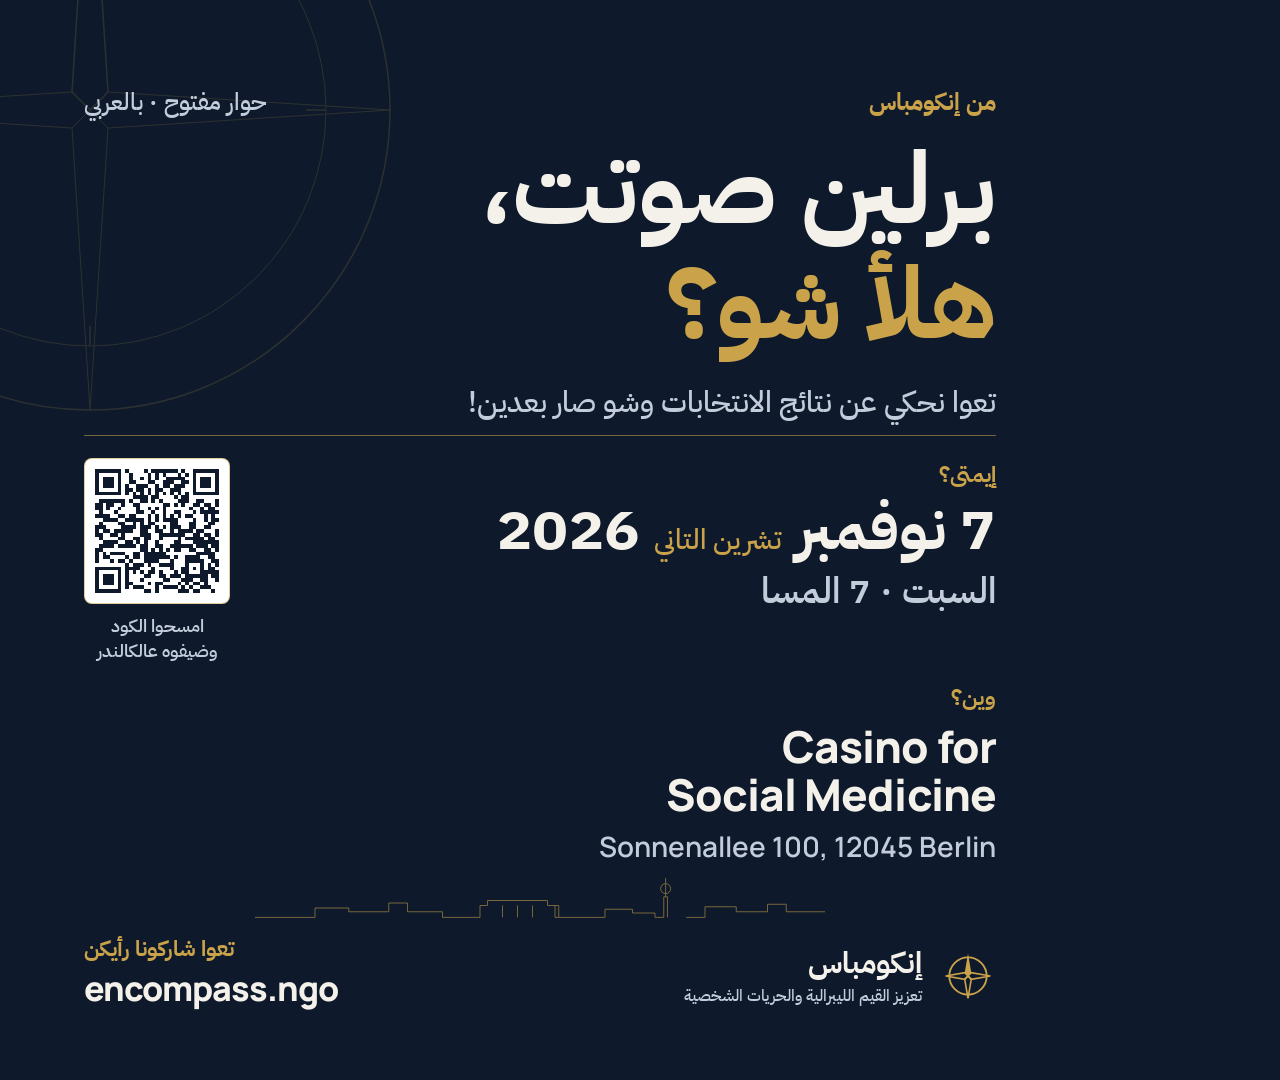
<file: assets/artboards/carousel-1-event-ar.html>
<!DOCTYPE html>
<html lang="en">
<head>
<meta charset="utf-8">
<meta name="viewport" content="width=1080">
<title>Carousel 1 · Event (Arabic)</title>
<link rel="stylesheet" href="fonts.css">
<style>
  html, body { margin: 0; background: #0E1A2B; }
  body { width: 1080px; height: 1080px; overflow: hidden; }
  a { color: #C9A24A; } a:hover { color: #E2C07A; }
  /* For PDF export: one page at the artboard's size, with backgrounds */
  @page { size: 1080px 1080px; margin: 0; }
  * { -webkit-print-color-adjust: exact; print-color-adjust: exact; }
</style>
</head>
<body>
<div dir="rtl" style="width: 1080px; height: 1080px; box-sizing: border-box; position: relative; overflow: hidden; background: #0E1A2B; color: #F4F1EA; font-family: 'IBM Plex Sans Arabic', 'Noto Sans Arabic', Tahoma, sans-serif; padding: 84px 84px 72px; display: flex; flex-direction: column; justify-content: space-between;">
  <svg width="640" height="640" viewBox="0 0 640 640" fill="none" aria-hidden="true" style="position: absolute; top: -210px; left: -230px; opacity: 0.16;">
    <circle cx="320" cy="320" r="300" stroke="#C9A24A" stroke-width="1.5"/>
    <circle cx="320" cy="320" r="236" stroke="#C9A24A" stroke-width="1"/>
    <path d="M320 20 L338 302 L320 320 L302 302 Z" stroke="#C9A24A" stroke-width="1.5"/>
    <path d="M320 620 L338 338 L320 320 L302 338 Z" stroke="#C9A24A" stroke-width="1"/>
    <path d="M20 320 L302 302 L320 320 L302 338 Z" stroke="#C9A24A" stroke-width="1"/>
    <path d="M620 320 L338 302 L320 320 L338 338 Z" stroke="#C9A24A" stroke-width="1"/>
    <line x1="320" y1="84" x2="320" y2="104" stroke="#C9A24A" stroke-width="1.5"/>
    <line x1="320" y1="536" x2="320" y2="556" stroke="#C9A24A" stroke-width="1.5"/>
    <line x1="84" y1="320" x2="104" y2="320" stroke="#C9A24A" stroke-width="1.5"/>
    <line x1="536" y1="320" x2="556" y2="320" stroke="#C9A24A" stroke-width="1.5"/>
  </svg>
  <div style="display: flex; justify-content: space-between; align-items: center; position: relative;">
    <div style="font-size: 24px; font-weight: 700; color: #C9A24A;">من إنكومباس</div>
    <div style="font-size: 24px; font-weight: 500; color: #C3CCDA;">حوار مفتوح · بالعربي</div>
  </div>
  <div style="display: flex; flex-direction: column; gap: 18px; position: relative;">
    <h1 style="margin: 0px; font-size: 100px; font-weight: 700; line-height: 1.15; color: #F4F1EA;">برلين صوتت،<br><span style="color: #C9A24A;">هلأ شو؟</span></h1>
    <p style="margin: 0px; font-size: 30px; font-weight: 500; line-height: 1.45; color: #C3CCDA;">تعوا نحكي عن نتائج الانتخابات وشو صار بعدين!</p>
  </div>
  <div style="display: flex; flex-direction: column; gap: 18px; border-top: 1.5px solid rgba(201, 162, 74, 0.55); padding-top: 22px; position: relative;">
    <div style="display: flex; justify-content: space-between; align-items: flex-start; gap: 40px;">
      <div style="display: flex; flex-direction: column; gap: 4px; min-width: 0px;">
        <div style="font-size: 22px; font-weight: 700; color: #C9A24A;">إيمتى؟</div>
        <div style="font-size: 60px; font-weight: 700; line-height: 1.15; color: #F4F1EA; white-space: nowrap;">7 نوفمبر <span style="font-size: 28px; font-weight: 500; color: #C9A24A;">تشرين التاني</span> 2026</div>
        <div style="font-size: 36px; font-weight: 600; line-height: 1.3; color: #C3CCDA; white-space: nowrap;">السبت · 7 المسا</div>
      </div>
      <div style="flex-shrink: 0; display: flex; flex-direction: column; align-items: center; gap: 10px;">
        <div style="background: #FFFFFF; padding: 10px; border-radius: 8px; border: 1.5px solid rgba(201, 162, 74, 0.55); line-height: 0;">
          <svg width="124" height="124" viewBox="0 0 33 33" shape-rendering="crispEdges" role="img" aria-label="QR: add the event to your calendar">
            <path d="M0 0h1v1h-1zM1 0h1v1h-1zM2 0h1v1h-1zM3 0h1v1h-1zM4 0h1v1h-1zM5 0h1v1h-1zM6 0h1v1h-1zM8 0h1v1h-1zM13 0h1v1h-1zM15 0h1v1h-1zM16 0h1v1h-1zM17 0h1v1h-1zM18 0h1v1h-1zM19 0h1v1h-1zM20 0h1v1h-1zM21 0h1v1h-1zM23 0h1v1h-1zM26 0h1v1h-1zM27 0h1v1h-1zM28 0h1v1h-1zM29 0h1v1h-1zM30 0h1v1h-1zM31 0h1v1h-1zM32 0h1v1h-1zM0 1h1v1h-1zM6 1h1v1h-1zM9 1h1v1h-1zM14 1h1v1h-1zM16 1h1v1h-1zM18 1h1v1h-1zM22 1h1v1h-1zM24 1h1v1h-1zM26 1h1v1h-1zM32 1h1v1h-1zM0 2h1v1h-1zM2 2h1v1h-1zM3 2h1v1h-1zM4 2h1v1h-1zM6 2h1v1h-1zM9 2h1v1h-1zM12 2h1v1h-1zM14 2h1v1h-1zM16 2h1v1h-1zM19 2h1v1h-1zM20 2h1v1h-1zM21 2h1v1h-1zM22 2h1v1h-1zM23 2h1v1h-1zM26 2h1v1h-1zM28 2h1v1h-1zM29 2h1v1h-1zM30 2h1v1h-1zM32 2h1v1h-1zM0 3h1v1h-1zM2 3h1v1h-1zM3 3h1v1h-1zM4 3h1v1h-1zM6 3h1v1h-1zM9 3h1v1h-1zM10 3h1v1h-1zM14 3h1v1h-1zM15 3h1v1h-1zM18 3h1v1h-1zM19 3h1v1h-1zM20 3h1v1h-1zM23 3h1v1h-1zM24 3h1v1h-1zM26 3h1v1h-1zM28 3h1v1h-1zM29 3h1v1h-1zM30 3h1v1h-1zM32 3h1v1h-1zM0 4h1v1h-1zM2 4h1v1h-1zM3 4h1v1h-1zM4 4h1v1h-1zM6 4h1v1h-1zM8 4h1v1h-1zM11 4h1v1h-1zM12 4h1v1h-1zM13 4h1v1h-1zM16 4h1v1h-1zM18 4h1v1h-1zM19 4h1v1h-1zM21 4h1v1h-1zM22 4h1v1h-1zM23 4h1v1h-1zM26 4h1v1h-1zM28 4h1v1h-1zM29 4h1v1h-1zM30 4h1v1h-1zM32 4h1v1h-1zM0 5h1v1h-1zM6 5h1v1h-1zM8 5h1v1h-1zM9 5h1v1h-1zM11 5h1v1h-1zM12 5h1v1h-1zM14 5h1v1h-1zM16 5h1v1h-1zM17 5h1v1h-1zM20 5h1v1h-1zM21 5h1v1h-1zM22 5h1v1h-1zM26 5h1v1h-1zM32 5h1v1h-1zM0 6h1v1h-1zM1 6h1v1h-1zM2 6h1v1h-1zM3 6h1v1h-1zM4 6h1v1h-1zM5 6h1v1h-1zM6 6h1v1h-1zM8 6h1v1h-1zM10 6h1v1h-1zM12 6h1v1h-1zM14 6h1v1h-1zM16 6h1v1h-1zM18 6h1v1h-1zM20 6h1v1h-1zM22 6h1v1h-1zM24 6h1v1h-1zM26 6h1v1h-1zM27 6h1v1h-1zM28 6h1v1h-1zM29 6h1v1h-1zM30 6h1v1h-1zM31 6h1v1h-1zM32 6h1v1h-1zM10 7h1v1h-1zM11 7h1v1h-1zM12 7h1v1h-1zM13 7h1v1h-1zM15 7h1v1h-1zM16 7h1v1h-1zM21 7h1v1h-1zM23 7h1v1h-1zM24 7h1v1h-1zM1 8h1v1h-1zM2 8h1v1h-1zM3 8h1v1h-1zM4 8h1v1h-1zM5 8h1v1h-1zM6 8h1v1h-1zM7 8h1v1h-1zM9 8h1v1h-1zM12 8h1v1h-1zM13 8h1v1h-1zM15 8h1v1h-1zM17 8h1v1h-1zM22 8h1v1h-1zM23 8h1v1h-1zM24 8h1v1h-1zM27 8h1v1h-1zM28 8h1v1h-1zM32 8h1v1h-1zM0 9h1v1h-1zM1 9h1v1h-1zM3 9h1v1h-1zM4 9h1v1h-1zM7 9h1v1h-1zM10 9h1v1h-1zM11 9h1v1h-1zM18 9h1v1h-1zM19 9h1v1h-1zM21 9h1v1h-1zM23 9h1v1h-1zM26 9h1v1h-1zM27 9h1v1h-1zM29 9h1v1h-1zM30 9h1v1h-1zM32 9h1v1h-1zM0 10h1v1h-1zM1 10h1v1h-1zM3 10h1v1h-1zM6 10h1v1h-1zM11 10h1v1h-1zM14 10h1v1h-1zM16 10h1v1h-1zM18 10h1v1h-1zM25 10h1v1h-1zM28 10h1v1h-1zM30 10h1v1h-1zM31 10h1v1h-1zM1 11h1v1h-1zM5 11h1v1h-1zM11 11h1v1h-1zM12 11h1v1h-1zM15 11h1v1h-1zM18 11h1v1h-1zM21 11h1v1h-1zM22 11h1v1h-1zM26 11h1v1h-1zM28 11h1v1h-1zM29 11h1v1h-1zM30 11h1v1h-1zM31 11h1v1h-1zM32 11h1v1h-1zM0 12h1v1h-1zM1 12h1v1h-1zM2 12h1v1h-1zM3 12h1v1h-1zM6 12h1v1h-1zM7 12h1v1h-1zM9 12h1v1h-1zM10 12h1v1h-1zM14 12h1v1h-1zM16 12h1v1h-1zM18 12h1v1h-1zM20 12h1v1h-1zM22 12h1v1h-1zM24 12h1v1h-1zM25 12h1v1h-1zM29 12h1v1h-1zM31 12h1v1h-1zM2 13h1v1h-1zM3 13h1v1h-1zM4 13h1v1h-1zM5 13h1v1h-1zM8 13h1v1h-1zM9 13h1v1h-1zM10 13h1v1h-1zM11 13h1v1h-1zM12 13h1v1h-1zM14 13h1v1h-1zM16 13h1v1h-1zM18 13h1v1h-1zM19 13h1v1h-1zM20 13h1v1h-1zM21 13h1v1h-1zM26 13h1v1h-1zM29 13h1v1h-1zM31 13h1v1h-1zM32 13h1v1h-1zM1 14h1v1h-1zM6 14h1v1h-1zM7 14h1v1h-1zM10 14h1v1h-1zM12 14h1v1h-1zM14 14h1v1h-1zM15 14h1v1h-1zM20 14h1v1h-1zM21 14h1v1h-1zM25 14h1v1h-1zM26 14h1v1h-1zM30 14h1v1h-1zM31 14h1v1h-1zM0 15h1v1h-1zM1 15h1v1h-1zM2 15h1v1h-1zM7 15h1v1h-1zM8 15h1v1h-1zM9 15h1v1h-1zM10 15h1v1h-1zM12 15h1v1h-1zM13 15h1v1h-1zM14 15h1v1h-1zM16 15h1v1h-1zM18 15h1v1h-1zM20 15h1v1h-1zM21 15h1v1h-1zM22 15h1v1h-1zM25 15h1v1h-1zM26 15h1v1h-1zM29 15h1v1h-1zM30 15h1v1h-1zM0 16h1v1h-1zM2 16h1v1h-1zM3 16h1v1h-1zM5 16h1v1h-1zM6 16h1v1h-1zM7 16h1v1h-1zM8 16h1v1h-1zM9 16h1v1h-1zM12 16h1v1h-1zM13 16h1v1h-1zM16 16h1v1h-1zM17 16h1v1h-1zM20 16h1v1h-1zM22 16h1v1h-1zM23 16h1v1h-1zM24 16h1v1h-1zM25 16h1v1h-1zM27 16h1v1h-1zM28 16h1v1h-1zM32 16h1v1h-1zM0 17h1v1h-1zM1 17h1v1h-1zM4 17h1v1h-1zM5 17h1v1h-1zM7 17h1v1h-1zM12 17h1v1h-1zM13 17h1v1h-1zM14 17h1v1h-1zM17 17h1v1h-1zM18 17h1v1h-1zM19 17h1v1h-1zM20 17h1v1h-1zM21 17h1v1h-1zM22 17h1v1h-1zM23 17h1v1h-1zM26 17h1v1h-1zM27 17h1v1h-1zM29 17h1v1h-1zM30 17h1v1h-1zM32 17h1v1h-1zM1 18h1v1h-1zM6 18h1v1h-1zM7 18h1v1h-1zM10 18h1v1h-1zM11 18h1v1h-1zM13 18h1v1h-1zM14 18h1v1h-1zM17 18h1v1h-1zM22 18h1v1h-1zM24 18h1v1h-1zM25 18h1v1h-1zM26 18h1v1h-1zM27 18h1v1h-1zM28 18h1v1h-1zM30 18h1v1h-1zM31 18h1v1h-1zM2 19h1v1h-1zM3 19h1v1h-1zM4 19h1v1h-1zM5 19h1v1h-1zM8 19h1v1h-1zM9 19h1v1h-1zM11 19h1v1h-1zM13 19h1v1h-1zM16 19h1v1h-1zM21 19h1v1h-1zM22 19h1v1h-1zM26 19h1v1h-1zM27 19h1v1h-1zM28 19h1v1h-1zM29 19h1v1h-1zM30 19h1v1h-1zM31 19h1v1h-1zM32 19h1v1h-1zM1 20h1v1h-1zM2 20h1v1h-1zM3 20h1v1h-1zM4 20h1v1h-1zM6 20h1v1h-1zM7 20h1v1h-1zM8 20h1v1h-1zM9 20h1v1h-1zM10 20h1v1h-1zM12 20h1v1h-1zM13 20h1v1h-1zM16 20h1v1h-1zM17 20h1v1h-1zM20 20h1v1h-1zM21 20h1v1h-1zM22 20h1v1h-1zM23 20h1v1h-1zM24 20h1v1h-1zM25 20h1v1h-1zM27 20h1v1h-1zM28 20h1v1h-1zM29 20h1v1h-1zM31 20h1v1h-1zM32 20h1v1h-1zM0 21h1v1h-1zM1 21h1v1h-1zM12 21h1v1h-1zM13 21h1v1h-1zM15 21h1v1h-1zM17 21h1v1h-1zM19 21h1v1h-1zM21 21h1v1h-1zM22 21h1v1h-1zM25 21h1v1h-1zM26 21h1v1h-1zM29 21h1v1h-1zM30 21h1v1h-1zM32 21h1v1h-1zM0 22h1v1h-1zM2 22h1v1h-1zM4 22h1v1h-1zM5 22h1v1h-1zM6 22h1v1h-1zM7 22h1v1h-1zM10 22h1v1h-1zM11 22h1v1h-1zM13 22h1v1h-1zM14 22h1v1h-1zM15 22h1v1h-1zM16 22h1v1h-1zM17 22h1v1h-1zM18 22h1v1h-1zM27 22h1v1h-1zM28 22h1v1h-1zM29 22h1v1h-1zM30 22h1v1h-1zM31 22h1v1h-1zM0 23h1v1h-1zM2 23h1v1h-1zM3 23h1v1h-1zM8 23h1v1h-1zM10 23h1v1h-1zM11 23h1v1h-1zM13 23h1v1h-1zM14 23h1v1h-1zM15 23h1v1h-1zM16 23h1v1h-1zM17 23h1v1h-1zM18 23h1v1h-1zM19 23h1v1h-1zM21 23h1v1h-1zM24 23h1v1h-1zM25 23h1v1h-1zM26 23h1v1h-1zM27 23h1v1h-1zM30 23h1v1h-1zM31 23h1v1h-1zM0 24h1v1h-1zM4 24h1v1h-1zM6 24h1v1h-1zM7 24h1v1h-1zM9 24h1v1h-1zM13 24h1v1h-1zM14 24h1v1h-1zM15 24h1v1h-1zM16 24h1v1h-1zM20 24h1v1h-1zM24 24h1v1h-1zM25 24h1v1h-1zM26 24h1v1h-1zM27 24h1v1h-1zM28 24h1v1h-1zM31 24h1v1h-1zM32 24h1v1h-1zM8 25h1v1h-1zM10 25h1v1h-1zM11 25h1v1h-1zM12 25h1v1h-1zM14 25h1v1h-1zM17 25h1v1h-1zM18 25h1v1h-1zM19 25h1v1h-1zM20 25h1v1h-1zM24 25h1v1h-1zM28 25h1v1h-1zM30 25h1v1h-1zM32 25h1v1h-1zM0 26h1v1h-1zM1 26h1v1h-1zM2 26h1v1h-1zM3 26h1v1h-1zM4 26h1v1h-1zM5 26h1v1h-1zM6 26h1v1h-1zM8 26h1v1h-1zM9 26h1v1h-1zM10 26h1v1h-1zM11 26h1v1h-1zM15 26h1v1h-1zM20 26h1v1h-1zM23 26h1v1h-1zM24 26h1v1h-1zM26 26h1v1h-1zM28 26h1v1h-1zM30 26h1v1h-1zM31 26h1v1h-1zM0 27h1v1h-1zM6 27h1v1h-1zM8 27h1v1h-1zM10 27h1v1h-1zM12 27h1v1h-1zM14 27h1v1h-1zM15 27h1v1h-1zM17 27h1v1h-1zM21 27h1v1h-1zM23 27h1v1h-1zM24 27h1v1h-1zM28 27h1v1h-1zM29 27h1v1h-1zM30 27h1v1h-1zM31 27h1v1h-1zM32 27h1v1h-1zM0 28h1v1h-1zM2 28h1v1h-1zM3 28h1v1h-1zM4 28h1v1h-1zM6 28h1v1h-1zM8 28h1v1h-1zM13 28h1v1h-1zM14 28h1v1h-1zM17 28h1v1h-1zM18 28h1v1h-1zM20 28h1v1h-1zM21 28h1v1h-1zM22 28h1v1h-1zM24 28h1v1h-1zM25 28h1v1h-1zM26 28h1v1h-1zM27 28h1v1h-1zM28 28h1v1h-1zM29 28h1v1h-1zM31 28h1v1h-1zM32 28h1v1h-1zM0 29h1v1h-1zM2 29h1v1h-1zM3 29h1v1h-1zM4 29h1v1h-1zM6 29h1v1h-1zM8 29h1v1h-1zM12 29h1v1h-1zM18 29h1v1h-1zM19 29h1v1h-1zM23 29h1v1h-1zM24 29h1v1h-1zM25 29h1v1h-1zM28 29h1v1h-1zM29 29h1v1h-1zM32 29h1v1h-1zM0 30h1v1h-1zM2 30h1v1h-1zM3 30h1v1h-1zM4 30h1v1h-1zM6 30h1v1h-1zM8 30h1v1h-1zM9 30h1v1h-1zM14 30h1v1h-1zM16 30h1v1h-1zM17 30h1v1h-1zM22 30h1v1h-1zM24 30h1v1h-1zM26 30h1v1h-1zM27 30h1v1h-1zM29 30h1v1h-1zM0 31h1v1h-1zM6 31h1v1h-1zM8 31h1v1h-1zM10 31h1v1h-1zM11 31h1v1h-1zM12 31h1v1h-1zM16 31h1v1h-1zM18 31h1v1h-1zM19 31h1v1h-1zM20 31h1v1h-1zM21 31h1v1h-1zM23 31h1v1h-1zM25 31h1v1h-1zM28 31h1v1h-1zM29 31h1v1h-1zM30 31h1v1h-1zM0 32h1v1h-1zM1 32h1v1h-1zM2 32h1v1h-1zM3 32h1v1h-1zM4 32h1v1h-1zM5 32h1v1h-1zM6 32h1v1h-1zM13 32h1v1h-1zM14 32h1v1h-1zM16 32h1v1h-1zM22 32h1v1h-1zM23 32h1v1h-1zM24 32h1v1h-1zM26 32h1v1h-1zM27 32h1v1h-1zM31 32h1v1h-1z" fill="#0E1A2B"/>
          </svg>
        </div>
        <div style="font-size: 18px; font-weight: 600; line-height: 1.35; color: #C3CCDA; text-align: center;">امسحوا الكود<br>وضيفوه عالكالندر</div>
      </div>
    </div>
    <div style="display: flex; justify-content: space-between; align-items: flex-start; gap: 40px;">
      <div style="display: flex; flex-direction: column; gap: 8px; min-width: 0px;">
        <div style="font-size: 22px; font-weight: 700; color: #C9A24A;">وين؟</div>
        <div dir="ltr" style="font-family: Manrope, 'Helvetica Neue', Helvetica, sans-serif; font-size: 44px; font-weight: 800; letter-spacing: -0.02em; line-height: 1.1; color: #F4F1EA; text-align: right;">Casino for<br>Social Medicine</div>
        <div dir="ltr" style="font-family: Manrope, 'Helvetica Neue', Helvetica, sans-serif; font-size: 28px; font-weight: 600; line-height: 1.4; color: #C3CCDA; text-align: right;">Sonnenallee 100, 12045 Berlin</div>
      </div>
    </div>
  </div>
  <div style="display: flex; flex-direction: column; gap: 14px; position: relative;">
    <svg width="912" height="40" viewBox="0 0 912 64" fill="none" aria-hidden="true" style="display: block; opacity: 0.6;">
      <path d="M0 63 H96 V48 H150 V54 H214 V40 H244 V54 H300 V63 H360 V44 H372 V36 H468 V44 H480 V63 H486 V44 M396 63 V44 M420 63 V44 M444 63 V44 M480 44 H486 M486 63 H560 V50 H604 V56 H640 V63 H654 V30 M660 63 V30 M654 30 H660 M657 30 V8 M657 8 V0 M690 63 H720 V46 H770 V54 H820 V42 H850 V54 H912" stroke="#C9A24A" stroke-width="1.5" stroke-linejoin="round"/>
      <circle cx="657" cy="17" r="8" stroke="#C9A24A" stroke-width="1.5"/>
    </svg>
    <div style="display: flex; justify-content: space-between; align-items: flex-end; gap: 24px;">
      <div style="display: flex; align-items: center; gap: 18px;">
        <svg width="56" height="56" viewBox="0 0 120 120" fill="none" aria-hidden="true">
          <circle cx="60" cy="60" r="40" stroke="#C9A24A" stroke-width="4"/>
          <path d="M60 12 L67 53 L60 60 L53 53 Z" fill="#C9A24A"/>
          <path d="M60 108 L67 67 L60 60 L53 67 Z" stroke="#C9A24A" stroke-width="3.5"/>
          <path d="M12 60 L53 53 L60 60 L53 67 Z" stroke="#C9A24A" stroke-width="3.5"/>
          <path d="M108 60 L67 53 L60 60 L67 67 Z" stroke="#C9A24A" stroke-width="3.5"/>
        </svg>
        <div style="display: flex; flex-direction: column; gap: 2px;">
          <div style="font-size: 30px; font-weight: 700; line-height: 1.25; color: #F4F1EA;">إنكومباس</div>
          <div style="font-size: 16px; font-weight: 500; color: #C3CCDA;">تعزيز القيم الليبرالية والحريات الشخصية</div>
        </div>
      </div>
      <div style="display: flex; flex-direction: column; align-items: flex-end; gap: 4px;">
        <div style="font-size: 22px; font-weight: 700; color: #C9A24A;">تعوا شاركونا رأيكن</div>
        <div dir="ltr" style="font-family: Manrope, 'Helvetica Neue', Helvetica, sans-serif; font-size: 34px; font-weight: 800; letter-spacing: -0.03em; line-height: 1.15; color: #F4F1EA;">encompass.ngo</div>
      </div>
    </div>
  </div>
</div>
</body>
</html>
</file>
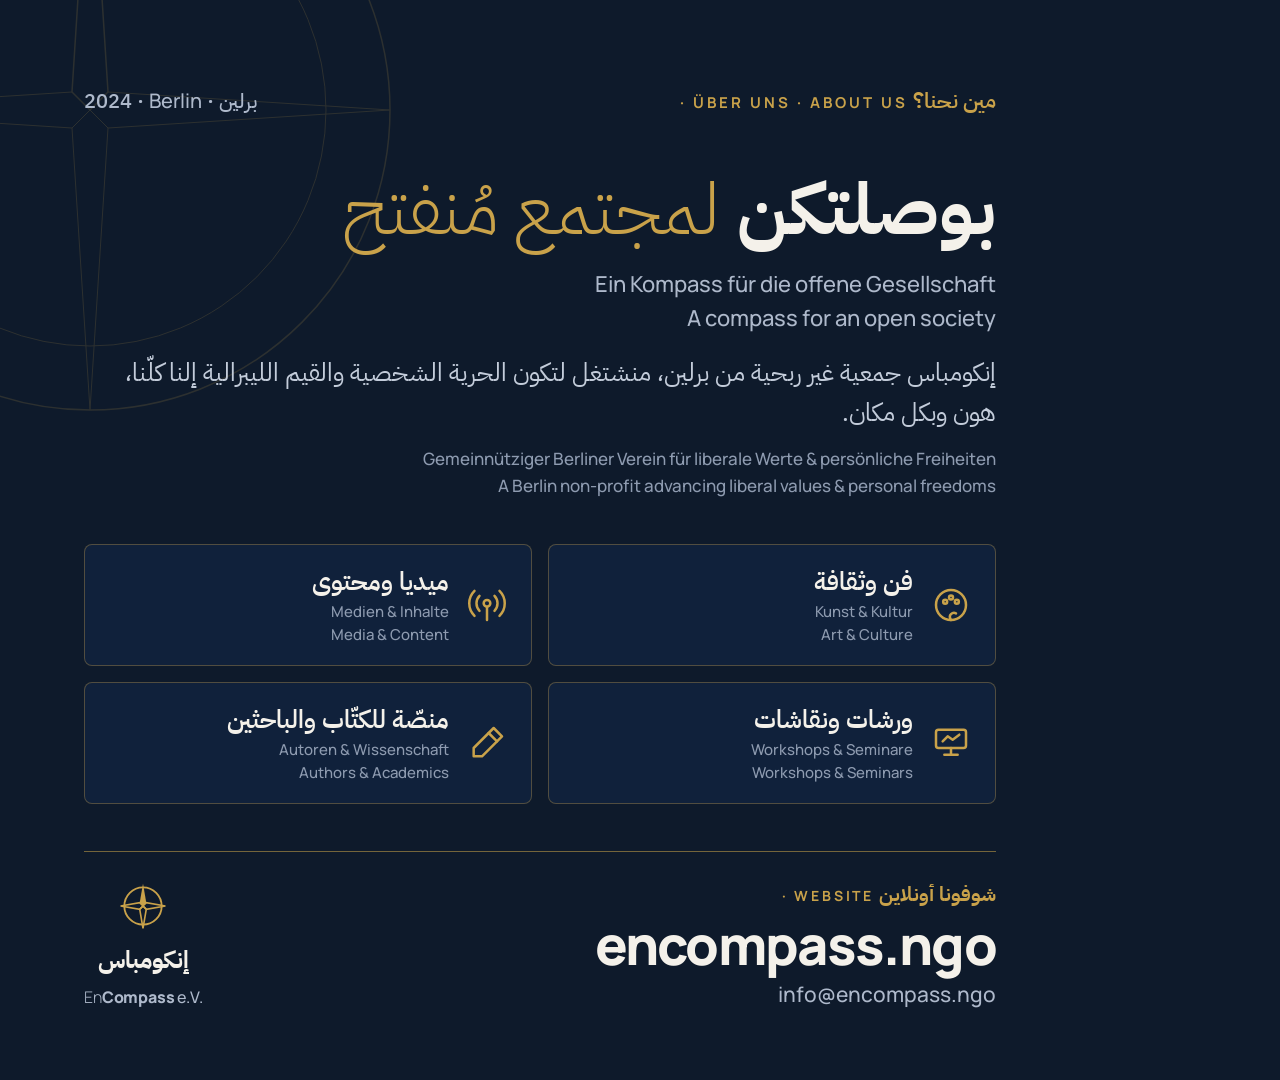
<file: assets/artboards/carousel-2-about.html>
<!DOCTYPE html>
<html lang="en">
<head>
<meta charset="utf-8">
<meta name="viewport" content="width=1080">
<title>Carousel 2 · About EnCompass</title>
<link rel="stylesheet" href="fonts.css">
<style>
  html, body { margin: 0; background: #0E1A2B; }
  body { width: 1080px; height: 1080px; overflow: hidden; }
  a { color: #C9A24A; } a:hover { color: #E2C07A; }
  /* For PDF export: one page at the artboard's size, with backgrounds */
  @page { size: 1080px 1080px; margin: 0; }
  * { -webkit-print-color-adjust: exact; print-color-adjust: exact; }
</style>
</head>
<body>
<div dir="rtl" style="width: 1080px; height: 1080px; box-sizing: border-box; position: relative; overflow: hidden; background: #0E1A2B; color: #F4F1EA; font-family: 'IBM Plex Sans Arabic', 'Noto Sans Arabic', Tahoma, sans-serif; padding: 84px 84px 72px; display: flex; flex-direction: column; justify-content: space-between;">
  <svg width="640" height="640" viewBox="0 0 640 640" fill="none" aria-hidden="true" style="position: absolute; top: -210px; left: -230px; opacity: 0.16;">
    <circle cx="320" cy="320" r="300" stroke="#C9A24A" stroke-width="1.5"/>
    <circle cx="320" cy="320" r="236" stroke="#C9A24A" stroke-width="1"/>
    <path d="M320 20 L338 302 L320 320 L302 302 Z" stroke="#C9A24A" stroke-width="1.5"/>
    <path d="M320 620 L338 338 L320 320 L302 338 Z" stroke="#C9A24A" stroke-width="1"/>
    <path d="M20 320 L302 302 L320 320 L302 338 Z" stroke="#C9A24A" stroke-width="1"/>
    <path d="M620 320 L338 302 L320 320 L338 338 Z" stroke="#C9A24A" stroke-width="1"/>
  </svg>
  <div style="display: flex; justify-content: space-between; align-items: center; position: relative;">
    <div style="font-size: 22px; font-weight: 600; color: #C9A24A;">مين نحنا؟ <span dir="ltr" style="font-family: Manrope, 'Helvetica Neue', Helvetica, sans-serif; font-size: 15px; font-weight: 700; letter-spacing: 0.2em; text-transform: uppercase;">· Über uns · About us</span></div>
    <div style="font-size: 20px; font-weight: 500; color: #AEB9CB;">برلين · <span dir="ltr" style="font-family: Manrope, 'Helvetica Neue', Helvetica, sans-serif;">Berlin</span> · 2024</div>
  </div>
  <div style="display: flex; flex-direction: column; gap: 14px; position: relative;">
    <h1 style="margin: 0px; font-size: 72px; font-weight: 700; line-height: 1.25; color: #F4F1EA;">بوصلتكن <span style="color: #C9A24A; font-weight: 300;">لمجتمع مُنفتح</span></h1>
    <div style="display: flex; flex-direction: column; gap: 4px;">
      <div lang="de" dir="ltr" style="font-family: Manrope, 'Helvetica Neue', Helvetica, sans-serif; font-weight: 500; text-align: right; font-size: 22px; color: #AEB9CB;">Ein Kompass für die offene Gesellschaft</div>
      <div lang="en" dir="ltr" style="font-family: Manrope, 'Helvetica Neue', Helvetica, sans-serif; font-weight: 500; text-align: right; font-size: 22px; color: #AEB9CB;">A compass for an open society</div>
    </div>
    <p style="margin: 6px 0px 0px; max-width: 880px; font-size: 25px; font-weight: 400; line-height: 1.6; color: #C3CCDA;">إنكومباس جمعية غير ربحية من برلين، منشتغل لتكون الحرية الشخصية والقيم الليبرالية إلنا كلّنا، هون وبكل مكان.</p>
    <div style="display: flex; flex-direction: column; gap: 4px;">
      <div lang="de" dir="ltr" style="font-family: Manrope, 'Helvetica Neue', Helvetica, sans-serif; font-weight: 500; color: #8E9BB0; text-align: right; font-size: 17px;">Gemeinnütziger Berliner Verein für liberale Werte &amp; persönliche Freiheiten</div>
      <div lang="en" dir="ltr" style="font-family: Manrope, 'Helvetica Neue', Helvetica, sans-serif; font-weight: 500; color: #8E9BB0; text-align: right; font-size: 17px;">A Berlin non-profit advancing liberal values &amp; personal freedoms</div>
    </div>
  </div>
  <div style="display: grid; grid-template-columns: repeat(2, minmax(0px, 1fr)); gap: 16px; position: relative;">
    <div style="display: flex; align-items: center; gap: 18px; padding: 20px 24px; border: 1px solid rgba(201, 162, 74, 0.35); border-radius: 8px; background: rgba(19, 40, 74, 0.55);">
      <svg width="40" height="40" viewBox="0 0 24 24" fill="none" aria-hidden="true" style="flex-shrink: 0;">
        <circle cx="12" cy="12" r="9" stroke="#C9A24A" stroke-width="1.5" stroke-linecap="round" stroke-linejoin="round"/>
        <circle cx="8.5" cy="10" r="1.2" stroke="#C9A24A" stroke-width="1.5" stroke-linecap="round" stroke-linejoin="round"/>
        <circle cx="12" cy="7.5" r="1.2" stroke="#C9A24A" stroke-width="1.5" stroke-linecap="round" stroke-linejoin="round"/>
        <circle cx="15.5" cy="10" r="1.2" stroke="#C9A24A" stroke-width="1.5" stroke-linecap="round" stroke-linejoin="round"/>
        <path d="M12 21 C10 18 13 16 15 17" stroke="#C9A24A" stroke-width="1.5" stroke-linecap="round" stroke-linejoin="round"/>
      </svg>
      <div style="display: flex; flex-direction: column; gap: 2px;">
        <div style="font-size: 25px; font-weight: 600; line-height: 1.35; color: #F4F1EA;">فن وثقافة</div>
        <div lang="de" dir="ltr" style="font-family: Manrope, 'Helvetica Neue', Helvetica, sans-serif; font-weight: 500; color: #8E9BB0; text-align: right; font-size: 15px;">Kunst &amp; Kultur</div>
        <div lang="en" dir="ltr" style="font-family: Manrope, 'Helvetica Neue', Helvetica, sans-serif; font-weight: 500; color: #8E9BB0; text-align: right; font-size: 15px;">Art &amp; Culture</div>
      </div>
    </div>
    <div style="display: flex; align-items: center; gap: 18px; padding: 20px 24px; border: 1px solid rgba(201, 162, 74, 0.35); border-radius: 8px; background: rgba(19, 40, 74, 0.55);">
      <svg width="40" height="40" viewBox="0 0 24 24" fill="none" aria-hidden="true" style="flex-shrink: 0;">
        <path d="M12 13 V21" stroke="#C9A24A" stroke-width="1.5" stroke-linecap="round" stroke-linejoin="round"/>
        <circle cx="12" cy="11" r="2" stroke="#C9A24A" stroke-width="1.5" stroke-linecap="round" stroke-linejoin="round"/>
        <path d="M7.5 6.5 A6.5 6.5 0 0 0 7.5 15.5 M16.5 6.5 A6.5 6.5 0 0 1 16.5 15.5" stroke="#C9A24A" stroke-width="1.5" stroke-linecap="round" stroke-linejoin="round"/>
        <path d="M4.5 3.5 A10.5 10.5 0 0 0 4.5 18.5 M19.5 3.5 A10.5 10.5 0 0 1 19.5 18.5" stroke="#C9A24A" stroke-width="1.5" stroke-linecap="round" stroke-linejoin="round"/>
      </svg>
      <div style="display: flex; flex-direction: column; gap: 2px;">
        <div style="font-size: 25px; font-weight: 600; line-height: 1.35; color: #F4F1EA;">ميديا ومحتوى</div>
        <div lang="de" dir="ltr" style="font-family: Manrope, 'Helvetica Neue', Helvetica, sans-serif; font-weight: 500; color: #8E9BB0; text-align: right; font-size: 15px;">Medien &amp; Inhalte</div>
        <div lang="en" dir="ltr" style="font-family: Manrope, 'Helvetica Neue', Helvetica, sans-serif; font-weight: 500; color: #8E9BB0; text-align: right; font-size: 15px;">Media &amp; Content</div>
      </div>
    </div>
    <div style="display: flex; align-items: center; gap: 18px; padding: 20px 24px; border: 1px solid rgba(201, 162, 74, 0.35); border-radius: 8px; background: rgba(19, 40, 74, 0.55);">
      <svg width="40" height="40" viewBox="0 0 24 24" fill="none" aria-hidden="true" style="flex-shrink: 0;">
        <rect x="3" y="4" width="18" height="11" rx="1.5" stroke="#C9A24A" stroke-width="1.5" stroke-linecap="round" stroke-linejoin="round"/>
        <path d="M8 19 H16 M12 15 V19" stroke="#C9A24A" stroke-width="1.5" stroke-linecap="round" stroke-linejoin="round"/>
        <path d="M7 11 L10 8 L13 10 L17 7" stroke="#C9A24A" stroke-width="1.5" stroke-linecap="round" stroke-linejoin="round"/>
      </svg>
      <div style="display: flex; flex-direction: column; gap: 2px;">
        <div style="font-size: 25px; font-weight: 600; line-height: 1.35; color: #F4F1EA;">ورشات ونقاشات</div>
        <div lang="de" dir="ltr" style="font-family: Manrope, 'Helvetica Neue', Helvetica, sans-serif; font-weight: 500; color: #8E9BB0; text-align: right; font-size: 15px;">Workshops &amp; Seminare</div>
        <div lang="en" dir="ltr" style="font-family: Manrope, 'Helvetica Neue', Helvetica, sans-serif; font-weight: 500; color: #8E9BB0; text-align: right; font-size: 15px;">Workshops &amp; Seminars</div>
      </div>
    </div>
    <div style="display: flex; align-items: center; gap: 18px; padding: 20px 24px; border: 1px solid rgba(201, 162, 74, 0.35); border-radius: 8px; background: rgba(19, 40, 74, 0.55);">
      <svg width="40" height="40" viewBox="0 0 24 24" fill="none" aria-hidden="true" style="flex-shrink: 0;">
        <path d="M16 3 L21 8 L9 20 H4 V15 Z" stroke="#C9A24A" stroke-width="1.5" stroke-linecap="round" stroke-linejoin="round"/>
        <path d="M13 6 L18 11" stroke="#C9A24A" stroke-width="1.5" stroke-linecap="round" stroke-linejoin="round"/>
      </svg>
      <div style="display: flex; flex-direction: column; gap: 2px;">
        <div style="font-size: 25px; font-weight: 600; line-height: 1.35; color: #F4F1EA;">منصّة للكتّاب والباحثين</div>
        <div lang="de" dir="ltr" style="font-family: Manrope, 'Helvetica Neue', Helvetica, sans-serif; font-weight: 500; color: #8E9BB0; text-align: right; font-size: 15px;">Autoren &amp; Wissenschaft</div>
        <div lang="en" dir="ltr" style="font-family: Manrope, 'Helvetica Neue', Helvetica, sans-serif; font-weight: 500; color: #8E9BB0; text-align: right; font-size: 15px;">Authors &amp; Academics</div>
      </div>
    </div>
  </div>
  <div style="display: flex; justify-content: space-between; align-items: flex-end; border-top: 1px solid rgba(201, 162, 74, 0.55); padding-top: 26px; position: relative;">
    <div style="display: flex; flex-direction: column; gap: 6px;">
      <div style="font-size: 20px; font-weight: 700; color: #C9A24A;">شوفونا أونلاين <span dir="ltr" style="font-family: Manrope, 'Helvetica Neue', Helvetica, sans-serif; font-size: 14px; letter-spacing: 0.2em; text-transform: uppercase;">· Website</span></div>
      <div dir="ltr" style="font-family: Manrope, 'Helvetica Neue', Helvetica, sans-serif; font-size: 54px; font-weight: 800; letter-spacing: -0.03em; line-height: 1.1; color: #F4F1EA; text-align: right;">encompass.ngo</div>
      <div dir="ltr" style="font-family: Manrope, 'Helvetica Neue', Helvetica, sans-serif; font-size: 21px; font-weight: 500; color: #AEB9CB; text-align: right;">info@encompass.ngo</div>
    </div>
    <div style="display: flex; flex-direction: column; align-items: center; gap: 8px;">
      <svg width="56" height="56" viewBox="0 0 120 120" fill="none" aria-hidden="true">
        <circle cx="60" cy="60" r="40" stroke="#C9A24A" stroke-width="4"/>
        <path d="M60 12 L67 53 L60 60 L53 53 Z" fill="#C9A24A"/>
        <path d="M60 108 L67 67 L60 60 L53 67 Z" stroke="#C9A24A" stroke-width="3.5"/>
        <path d="M12 60 L53 53 L60 60 L53 67 Z" stroke="#C9A24A" stroke-width="3.5"/>
        <path d="M108 60 L67 53 L60 60 L67 67 Z" stroke="#C9A24A" stroke-width="3.5"/>
      </svg>
      <div style="font-size: 24px; font-weight: 700; color: #F4F1EA;">إنكومباس</div>
      <div dir="ltr" style="font-family: Manrope, 'Helvetica Neue', Helvetica, sans-serif; font-size: 16px; letter-spacing: -0.01em; color: #AEB9CB;"><span style="font-weight: 300;">En</span><span style="font-weight: 800;">Compass</span><span style="font-weight: 500;"> e.V.</span></div>
    </div>
  </div>
</div>
</body>
</html>
</file>
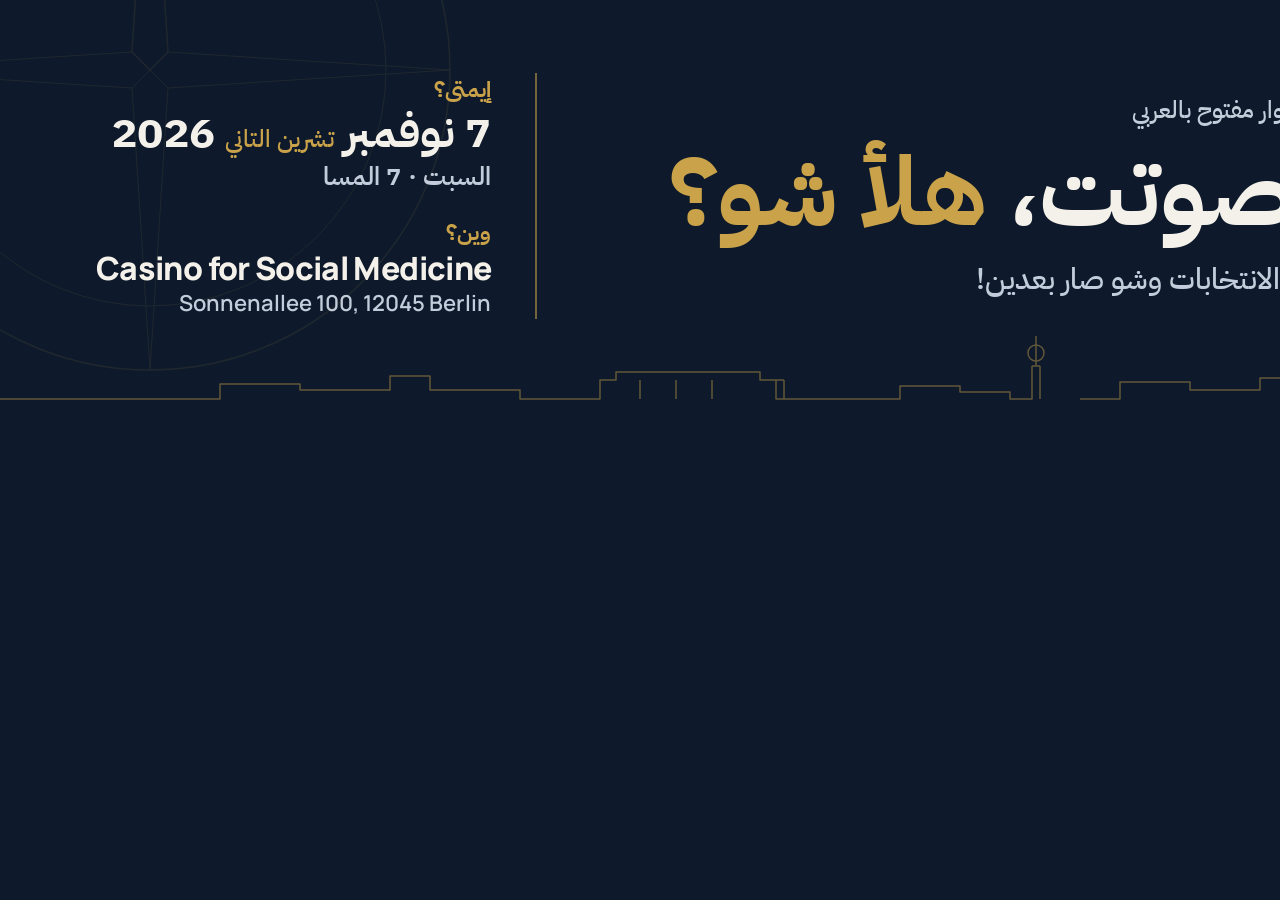
<file: assets/artboards/google-form-header.html>
<!DOCTYPE html>
<html lang="ar">
<head>
<meta charset="utf-8">
<meta name="viewport" content="width=1600">
<title>Google Form header · Berlin Votes</title>
<link rel="stylesheet" href="fonts.css">
<style>
  html, body { margin: 0; background: #0E1A2B; }
  body { width: 1600px; height: 400px; overflow: hidden; }
  /* For PDF export: one page at the artboard's size, with backgrounds */
  @page { size: 1600px 400px; margin: 0; }
  * { -webkit-print-color-adjust: exact; print-color-adjust: exact; }
</style>
</head>
<body>
<!-- Google Forms header image: 1600 × 400 (4:1). Key content stays inside 80 px side margins. -->
<div dir="rtl" style="width: 1600px; height: 400px; box-sizing: border-box; position: relative; overflow: hidden; background: #0E1A2B; color: #F4F1EA; font-family: 'IBM Plex Sans Arabic', 'Noto Sans Arabic', Tahoma, sans-serif; padding: 52px 96px 60px; display: flex; justify-content: space-between; align-items: center; gap: 56px;">

  <!-- Faint compass ring, top left like the poster -->
  <svg width="640" height="640" viewBox="0 0 640 640" fill="none" aria-hidden="true" style="position: absolute; top: -250px; left: -170px; opacity: 0.09;">
    <circle cx="320" cy="320" r="300" stroke="#C9A24A" stroke-width="1.5"/>
    <circle cx="320" cy="320" r="236" stroke="#C9A24A" stroke-width="1"/>
    <path d="M320 20 L338 302 L320 320 L302 302 Z" stroke="#C9A24A" stroke-width="1.5"/>
    <path d="M320 620 L338 338 L320 320 L302 338 Z" stroke="#C9A24A" stroke-width="1"/>
    <path d="M20 320 L302 302 L320 320 L302 338 Z" stroke="#C9A24A" stroke-width="1"/>
    <path d="M620 320 L338 302 L320 320 L338 338 Z" stroke="#C9A24A" stroke-width="1"/>
  </svg>

  <!-- Berlin skyline along the bottom edge -->
  <svg width="1600" height="64" viewBox="0 0 1600 64" preserveAspectRatio="none" fill="none" aria-hidden="true" style="position: absolute; left: 0; bottom: 0; opacity: 0.45;">
    <path d="M0 63 H220 V48 H300 V54 H390 V40 H430 V54 H520 V63 H600 V44 H616 V36 H760 V44 H776 V63 H784 V44 M640 63 V44 M676 63 V44 M712 63 V44 M776 44 H784 M784 63 H900 V50 H960 V56 H1010 V63 H1032 V30 M1040 63 V30 M1032 30 H1040 M1036 30 V8 M1036 8 V0 M1080 63 H1120 V46 H1190 V54 H1260 V42 H1300 V54 H1600" stroke="#C9A24A" stroke-width="1.5" stroke-linejoin="round"/>
    <circle cx="1036" cy="17" r="8" stroke="#C9A24A" stroke-width="1.5"/>
  </svg>

  <!-- Title -->
  <div style="position: relative; display: flex; flex-direction: column; gap: 10px; min-width: 0;">
    <div style="display: flex; align-items: center; gap: 14px; font-size: 24px; font-weight: 700; color: #C9A24A;">
      <svg width="34" height="34" viewBox="0 0 120 120" fill="none" aria-hidden="true">
        <circle cx="60" cy="60" r="40" stroke="#C9A24A" stroke-width="6"/>
        <path d="M60 12 L67 53 L60 60 L53 53 Z" fill="#C9A24A"/>
        <path d="M60 108 L67 67 L60 60 L53 67 Z" stroke="#C9A24A" stroke-width="5"/>
        <path d="M12 60 L53 53 L60 60 L53 67 Z" stroke="#C9A24A" stroke-width="5"/>
        <path d="M108 60 L67 53 L60 60 L67 67 Z" stroke="#C9A24A" stroke-width="5"/>
      </svg>
      من إنكومباس <span style="font-weight: 500; color: #C3CCDA;">· حوار مفتوح بالعربي</span>
    </div>
    <h1 style="margin: 0; font-size: 96px; font-weight: 700; line-height: 1.15; white-space: nowrap;">برلين صوتت، <span style="color: #C9A24A;">هلأ شو؟</span></h1>
    <p style="margin: 0; font-size: 30px; font-weight: 500; line-height: 1.4; color: #C3CCDA;">تعوا نحكي عن نتائج الانتخابات وشو صار بعدين!</p>
  </div>

  <!-- When & where -->
  <div style="position: relative; flex-shrink: 0; display: flex; flex-direction: column; gap: 22px; border-right: 2px solid rgba(201, 162, 74, 0.55); padding-right: 44px;">
    <div>
      <div style="font-size: 22px; font-weight: 700; color: #C9A24A;">إيمتى؟</div>
      <div style="font-size: 44px; font-weight: 700; line-height: 1.2; white-space: nowrap;">7 نوفمبر <span style="font-size: 24px; font-weight: 500; color: #C9A24A;">تشرين التاني</span> 2026</div>
      <div style="font-size: 26px; font-weight: 600; line-height: 1.35; color: #C3CCDA;">السبت · 7 المسا</div>
    </div>
    <div>
      <div style="font-size: 22px; font-weight: 700; color: #C9A24A;">وين؟</div>
      <div dir="ltr" style="font-family: Manrope, 'Helvetica Neue', Helvetica, sans-serif; font-size: 32px; font-weight: 800; letter-spacing: -0.02em; line-height: 1.2; text-align: right; white-space: nowrap;">Casino for Social Medicine</div>
      <div dir="ltr" style="font-family: Manrope, 'Helvetica Neue', Helvetica, sans-serif; font-size: 22px; font-weight: 600; line-height: 1.4; color: #C3CCDA; text-align: right;">Sonnenallee 100, 12045 Berlin</div>
    </div>
  </div>
</div>
</body>
</html>
</file>
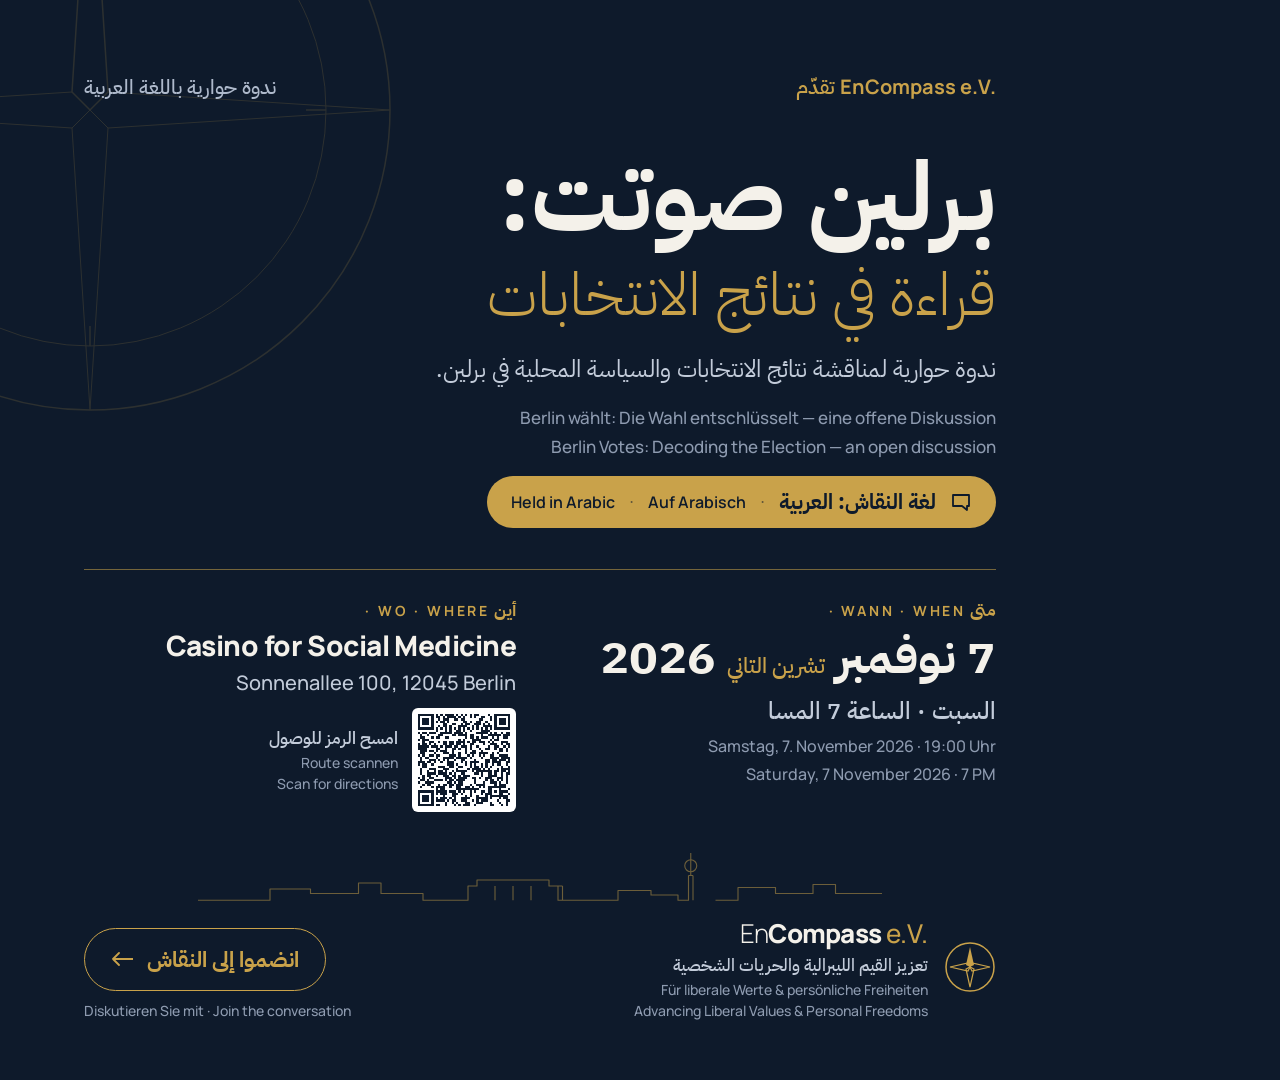
<file: assets/artboards/instagram-post.html>
<!DOCTYPE html>
<html lang="en">
<head>
<meta charset="utf-8">
<meta name="viewport" content="width=1080">
<title>Instagram post · Berlin Votes</title>
<link rel="stylesheet" href="fonts.css">
<style>
  html, body { margin: 0; background: #0E1A2B; }
  body { width: 1080px; height: 1080px; overflow: hidden; }
  a { color: #C9A24A; } a:hover { color: #E2C07A; }
  /* For PDF export: one page at the artboard's size, with backgrounds */
  @page { size: 1080px 1080px; margin: 0; }
  * { -webkit-print-color-adjust: exact; print-color-adjust: exact; }
</style>
</head>
<body>
<div dir="rtl" style="width: 1080px; height: 1080px; box-sizing: border-box; position: relative; overflow: hidden; background: #0E1A2B; color: #F4F1EA; font-family: 'IBM Plex Sans Arabic', 'Noto Sans Arabic', Tahoma, sans-serif; padding: 72px 84px 60px; display: flex; flex-direction: column; justify-content: space-between;">
  <svg width="640" height="640" viewBox="0 0 640 640" fill="none" aria-hidden="true" style="position: absolute; top: -210px; left: -230px; opacity: 0.16;">
    <circle cx="320" cy="320" r="300" stroke="#C9A24A" stroke-width="1.5"/>
    <circle cx="320" cy="320" r="236" stroke="#C9A24A" stroke-width="1"/>
    <path d="M320 20 L338 302 L320 320 L302 302 Z" stroke="#C9A24A" stroke-width="1.5"/>
    <path d="M320 620 L338 338 L320 320 L302 338 Z" stroke="#C9A24A" stroke-width="1"/>
    <path d="M20 320 L302 302 L320 320 L302 338 Z" stroke="#C9A24A" stroke-width="1"/>
    <path d="M620 320 L338 302 L320 320 L338 338 Z" stroke="#C9A24A" stroke-width="1"/>
    <line x1="320" y1="84" x2="320" y2="104" stroke="#C9A24A" stroke-width="1.5"/>
    <line x1="320" y1="536" x2="320" y2="556" stroke="#C9A24A" stroke-width="1.5"/>
    <line x1="84" y1="320" x2="104" y2="320" stroke="#C9A24A" stroke-width="1.5"/>
    <line x1="536" y1="320" x2="556" y2="320" stroke="#C9A24A" stroke-width="1.5"/>
  </svg>
  <div style="display: flex; justify-content: space-between; align-items: center; position: relative;">
    <div style="font-size: 20px; font-weight: 600; color: #C9A24A;"><span dir="ltr" style="font-family: Manrope, 'Helvetica Neue', Helvetica, sans-serif; font-weight: 700;">EnCompass e.V.</span> تقدّم</div>
    <div style="font-size: 20px; font-weight: 500; color: #AEB9CB;">ندوة حوارية باللغة العربية</div>
  </div>
  <div style="display: flex; flex-direction: column; gap: 18px; position: relative;">
    <h1 style="margin: 0px; display: flex; flex-direction: column; gap: 4px;"><span style="font-size: 96px; font-weight: 700; line-height: 1.15; color: #F4F1EA;">برلين صوتت:</span><span style="font-size: 60px; font-weight: 300; line-height: 1.25; color: #C9A24A;">قراءة في نتائج الانتخابات</span></h1>
    <p style="margin: 0px; max-width: 820px; font-size: 24px; font-weight: 400; line-height: 1.55; color: #C3CCDA;">ندوة حوارية لمناقشة نتائج الانتخابات والسياسة المحلية في برلين.</p>
    <div style="display: flex; flex-direction: column; gap: 6px; font-family: Manrope, 'Helvetica Neue', Helvetica, sans-serif;">
      <p lang="de" dir="ltr" style="margin: 0px; font-size: 17px; font-weight: 500; color: #8E9BB0; text-align: right;">Berlin wählt: Die Wahl entschlüsselt — eine offene Diskussion</p>
      <p lang="en" dir="ltr" style="margin: 0px; font-size: 17px; font-weight: 500; color: #8E9BB0; text-align: right;">Berlin Votes: Decoding the Election — an open discussion</p>
    </div>
    <div style="align-self: flex-start; display: flex; align-items: center; gap: 14px; padding: 10px 24px; border-radius: 999px; background: #C9A24A; color: #0E1A2B; white-space: nowrap;">
      <svg width="22" height="22" viewBox="0 0 22 22" fill="none" aria-hidden="true">
        <path d="M19 4 H3 V15 H12 L17 19 V15 H19 Z" stroke="#0E1A2B" stroke-width="1.8" stroke-linejoin="round"/>
      </svg><span style="font-size: 21px; font-weight: 700;">لغة النقاش: العربية</span><span style="font-size: 16px; opacity: 0.55;">·</span><span lang="de" dir="ltr" style="font-family: Manrope, 'Helvetica Neue', Helvetica, sans-serif; font-size: 16px; font-weight: 600;">Auf Arabisch</span><span style="font-size: 16px; opacity: 0.55;">·</span><span lang="en" dir="ltr" style="font-family: Manrope, 'Helvetica Neue', Helvetica, sans-serif; font-size: 16px; font-weight: 600;">Held in Arabic</span></div>
  </div>
  <div style="display: grid; grid-template-columns: repeat(2, minmax(0px, 1fr)); gap: 48px; border-top: 1px solid rgba(201, 162, 74, 0.55); padding-top: 28px; position: relative;">
    <div style="display: flex; flex-direction: column; gap: 6px;">
      <div style="font-size: 17px; font-weight: 700; color: #C9A24A;">متى <span dir="ltr" style="font-family: Manrope, 'Helvetica Neue', Helvetica, sans-serif; font-size: 14px; letter-spacing: 0.2em; text-transform: uppercase;">· Wann · When</span></div>
      <div style="font-size: 48px; font-weight: 700; line-height: 1.2; color: #F4F1EA; white-space: nowrap;">7 نوفمبر <span style="font-size: 22px; font-weight: 500; color: #C9A24A;">تشرين التاني</span> 2026</div>
      <div style="font-size: 24px; font-weight: 500; line-height: 1.5; color: #C3CCDA;">السبت · الساعة 7 المسا</div>
      <div lang="de" dir="ltr" style="font-family: Manrope, 'Helvetica Neue', Helvetica, sans-serif; font-size: 16px; font-weight: 500; color: #8E9BB0; text-align: right;">Samstag, 7. November 2026 · 19:00 Uhr</div>
      <div lang="en" dir="ltr" style="font-family: Manrope, 'Helvetica Neue', Helvetica, sans-serif; font-size: 16px; font-weight: 500; color: #8E9BB0; text-align: right;">Saturday, 7 November 2026 · 7 PM</div>
    </div>
    <div style="display: flex; flex-direction: column; gap: 6px;">
      <div style="font-size: 17px; font-weight: 700; color: #C9A24A;">أين <span dir="ltr" style="font-family: Manrope, 'Helvetica Neue', Helvetica, sans-serif; font-size: 14px; letter-spacing: 0.2em; text-transform: uppercase;">· Wo · Where</span></div>
      <div dir="ltr" style="font-family: Manrope, 'Helvetica Neue', Helvetica, sans-serif; font-size: 28px; font-weight: 800; letter-spacing: -0.02em; line-height: 1.2; color: #F4F1EA; text-align: right;">Casino for Social Medicine</div>
      <div dir="ltr" style="font-family: Manrope, 'Helvetica Neue', Helvetica, sans-serif; font-size: 20px; font-weight: 500; color: #C3CCDA; text-align: right;">Sonnenallee 100, 12045 Berlin</div>
      <div style="display: flex; align-items: center; gap: 14px; margin-top: 6px;">
        <div style="flex-shrink: 0; background: #FFFFFF; padding: 6px; border-radius: 6px; line-height: 0;">
          <svg width="92" height="92" viewBox="0 0 41 41" shape-rendering="crispEdges" role="img" aria-label="QR: Casino for Social Medicine, Sonnenallee 100, 12045 Berlin">
            <path d="M0 0h1v1h-1zM1 0h1v1h-1zM2 0h1v1h-1zM3 0h1v1h-1zM4 0h1v1h-1zM5 0h1v1h-1zM6 0h1v1h-1zM8 0h1v1h-1zM10 0h1v1h-1zM12 0h1v1h-1zM13 0h1v1h-1zM14 0h1v1h-1zM15 0h1v1h-1zM17 0h1v1h-1zM19 0h1v1h-1zM21 0h1v1h-1zM23 0h1v1h-1zM25 0h1v1h-1zM26 0h1v1h-1zM31 0h1v1h-1zM34 0h1v1h-1zM35 0h1v1h-1zM36 0h1v1h-1zM37 0h1v1h-1zM38 0h1v1h-1zM39 0h1v1h-1zM40 0h1v1h-1zM0 1h1v1h-1zM6 1h1v1h-1zM8 1h1v1h-1zM9 1h1v1h-1zM11 1h1v1h-1zM13 1h1v1h-1zM14 1h1v1h-1zM15 1h1v1h-1zM16 1h1v1h-1zM18 1h1v1h-1zM20 1h1v1h-1zM23 1h1v1h-1zM25 1h1v1h-1zM28 1h1v1h-1zM29 1h1v1h-1zM32 1h1v1h-1zM34 1h1v1h-1zM40 1h1v1h-1zM0 2h1v1h-1zM2 2h1v1h-1zM3 2h1v1h-1zM4 2h1v1h-1zM6 2h1v1h-1zM9 2h1v1h-1zM11 2h1v1h-1zM12 2h1v1h-1zM13 2h1v1h-1zM16 2h1v1h-1zM17 2h1v1h-1zM19 2h1v1h-1zM20 2h1v1h-1zM27 2h1v1h-1zM28 2h1v1h-1zM32 2h1v1h-1zM34 2h1v1h-1zM36 2h1v1h-1zM37 2h1v1h-1zM38 2h1v1h-1zM40 2h1v1h-1zM0 3h1v1h-1zM2 3h1v1h-1zM3 3h1v1h-1zM4 3h1v1h-1zM6 3h1v1h-1zM8 3h1v1h-1zM10 3h1v1h-1zM11 3h1v1h-1zM13 3h1v1h-1zM20 3h1v1h-1zM21 3h1v1h-1zM23 3h1v1h-1zM26 3h1v1h-1zM27 3h1v1h-1zM30 3h1v1h-1zM34 3h1v1h-1zM36 3h1v1h-1zM37 3h1v1h-1zM38 3h1v1h-1zM40 3h1v1h-1zM0 4h1v1h-1zM2 4h1v1h-1zM3 4h1v1h-1zM4 4h1v1h-1zM6 4h1v1h-1zM11 4h1v1h-1zM12 4h1v1h-1zM15 4h1v1h-1zM16 4h1v1h-1zM19 4h1v1h-1zM21 4h1v1h-1zM22 4h1v1h-1zM25 4h1v1h-1zM26 4h1v1h-1zM27 4h1v1h-1zM29 4h1v1h-1zM31 4h1v1h-1zM34 4h1v1h-1zM36 4h1v1h-1zM37 4h1v1h-1zM38 4h1v1h-1zM40 4h1v1h-1zM0 5h1v1h-1zM6 5h1v1h-1zM9 5h1v1h-1zM11 5h1v1h-1zM12 5h1v1h-1zM14 5h1v1h-1zM18 5h1v1h-1zM19 5h1v1h-1zM20 5h1v1h-1zM21 5h1v1h-1zM24 5h1v1h-1zM26 5h1v1h-1zM29 5h1v1h-1zM30 5h1v1h-1zM31 5h1v1h-1zM32 5h1v1h-1zM34 5h1v1h-1zM40 5h1v1h-1zM0 6h1v1h-1zM1 6h1v1h-1zM2 6h1v1h-1zM3 6h1v1h-1zM4 6h1v1h-1zM5 6h1v1h-1zM6 6h1v1h-1zM8 6h1v1h-1zM10 6h1v1h-1zM12 6h1v1h-1zM14 6h1v1h-1zM16 6h1v1h-1zM18 6h1v1h-1zM20 6h1v1h-1zM22 6h1v1h-1zM24 6h1v1h-1zM26 6h1v1h-1zM28 6h1v1h-1zM30 6h1v1h-1zM32 6h1v1h-1zM34 6h1v1h-1zM35 6h1v1h-1zM36 6h1v1h-1zM37 6h1v1h-1zM38 6h1v1h-1zM39 6h1v1h-1zM40 6h1v1h-1zM8 7h1v1h-1zM12 7h1v1h-1zM14 7h1v1h-1zM17 7h1v1h-1zM18 7h1v1h-1zM20 7h1v1h-1zM23 7h1v1h-1zM28 7h1v1h-1zM29 7h1v1h-1zM30 7h1v1h-1zM31 7h1v1h-1zM0 8h1v1h-1zM2 8h1v1h-1zM3 8h1v1h-1zM5 8h1v1h-1zM6 8h1v1h-1zM7 8h1v1h-1zM10 8h1v1h-1zM11 8h1v1h-1zM12 8h1v1h-1zM13 8h1v1h-1zM14 8h1v1h-1zM16 8h1v1h-1zM17 8h1v1h-1zM18 8h1v1h-1zM19 8h1v1h-1zM21 8h1v1h-1zM26 8h1v1h-1zM27 8h1v1h-1zM28 8h1v1h-1zM29 8h1v1h-1zM30 8h1v1h-1zM32 8h1v1h-1zM34 8h1v1h-1zM37 8h1v1h-1zM39 8h1v1h-1zM40 8h1v1h-1zM1 9h1v1h-1zM4 9h1v1h-1zM9 9h1v1h-1zM10 9h1v1h-1zM15 9h1v1h-1zM16 9h1v1h-1zM18 9h1v1h-1zM19 9h1v1h-1zM20 9h1v1h-1zM21 9h1v1h-1zM23 9h1v1h-1zM24 9h1v1h-1zM28 9h1v1h-1zM31 9h1v1h-1zM32 9h1v1h-1zM33 9h1v1h-1zM34 9h1v1h-1zM35 9h1v1h-1zM36 9h1v1h-1zM38 9h1v1h-1zM39 9h1v1h-1zM40 9h1v1h-1zM1 10h1v1h-1zM2 10h1v1h-1zM6 10h1v1h-1zM8 10h1v1h-1zM9 10h1v1h-1zM12 10h1v1h-1zM13 10h1v1h-1zM21 10h1v1h-1zM23 10h1v1h-1zM24 10h1v1h-1zM26 10h1v1h-1zM28 10h1v1h-1zM29 10h1v1h-1zM30 10h1v1h-1zM33 10h1v1h-1zM35 10h1v1h-1zM38 10h1v1h-1zM39 10h1v1h-1zM0 11h1v1h-1zM2 11h1v1h-1zM3 11h1v1h-1zM4 11h1v1h-1zM18 11h1v1h-1zM20 11h1v1h-1zM24 11h1v1h-1zM25 11h1v1h-1zM26 11h1v1h-1zM27 11h1v1h-1zM32 11h1v1h-1zM34 11h1v1h-1zM35 11h1v1h-1zM2 12h1v1h-1zM5 12h1v1h-1zM6 12h1v1h-1zM9 12h1v1h-1zM11 12h1v1h-1zM12 12h1v1h-1zM14 12h1v1h-1zM15 12h1v1h-1zM17 12h1v1h-1zM18 12h1v1h-1zM19 12h1v1h-1zM20 12h1v1h-1zM22 12h1v1h-1zM24 12h1v1h-1zM25 12h1v1h-1zM27 12h1v1h-1zM28 12h1v1h-1zM29 12h1v1h-1zM31 12h1v1h-1zM33 12h1v1h-1zM37 12h1v1h-1zM38 12h1v1h-1zM39 12h1v1h-1zM0 13h1v1h-1zM2 13h1v1h-1zM3 13h1v1h-1zM5 13h1v1h-1zM7 13h1v1h-1zM11 13h1v1h-1zM12 13h1v1h-1zM14 13h1v1h-1zM15 13h1v1h-1zM17 13h1v1h-1zM18 13h1v1h-1zM20 13h1v1h-1zM23 13h1v1h-1zM24 13h1v1h-1zM29 13h1v1h-1zM32 13h1v1h-1zM33 13h1v1h-1zM34 13h1v1h-1zM37 13h1v1h-1zM39 13h1v1h-1zM40 13h1v1h-1zM0 14h1v1h-1zM1 14h1v1h-1zM2 14h1v1h-1zM3 14h1v1h-1zM4 14h1v1h-1zM6 14h1v1h-1zM7 14h1v1h-1zM8 14h1v1h-1zM10 14h1v1h-1zM12 14h1v1h-1zM13 14h1v1h-1zM14 14h1v1h-1zM16 14h1v1h-1zM17 14h1v1h-1zM19 14h1v1h-1zM20 14h1v1h-1zM21 14h1v1h-1zM23 14h1v1h-1zM26 14h1v1h-1zM31 14h1v1h-1zM34 14h1v1h-1zM35 14h1v1h-1zM38 14h1v1h-1zM40 14h1v1h-1zM0 15h1v1h-1zM1 15h1v1h-1zM2 15h1v1h-1zM3 15h1v1h-1zM8 15h1v1h-1zM9 15h1v1h-1zM12 15h1v1h-1zM15 15h1v1h-1zM16 15h1v1h-1zM18 15h1v1h-1zM21 15h1v1h-1zM23 15h1v1h-1zM27 15h1v1h-1zM30 15h1v1h-1zM31 15h1v1h-1zM34 15h1v1h-1zM36 15h1v1h-1zM37 15h1v1h-1zM39 15h1v1h-1zM1 16h1v1h-1zM2 16h1v1h-1zM3 16h1v1h-1zM5 16h1v1h-1zM6 16h1v1h-1zM8 16h1v1h-1zM10 16h1v1h-1zM11 16h1v1h-1zM12 16h1v1h-1zM15 16h1v1h-1zM21 16h1v1h-1zM24 16h1v1h-1zM25 16h1v1h-1zM28 16h1v1h-1zM36 16h1v1h-1zM37 16h1v1h-1zM39 16h1v1h-1zM1 17h1v1h-1zM2 17h1v1h-1zM7 17h1v1h-1zM11 17h1v1h-1zM12 17h1v1h-1zM13 17h1v1h-1zM15 17h1v1h-1zM18 17h1v1h-1zM21 17h1v1h-1zM23 17h1v1h-1zM24 17h1v1h-1zM25 17h1v1h-1zM27 17h1v1h-1zM28 17h1v1h-1zM29 17h1v1h-1zM30 17h1v1h-1zM33 17h1v1h-1zM35 17h1v1h-1zM0 18h1v1h-1zM2 18h1v1h-1zM5 18h1v1h-1zM6 18h1v1h-1zM8 18h1v1h-1zM9 18h1v1h-1zM14 18h1v1h-1zM15 18h1v1h-1zM16 18h1v1h-1zM18 18h1v1h-1zM22 18h1v1h-1zM24 18h1v1h-1zM27 18h1v1h-1zM29 18h1v1h-1zM32 18h1v1h-1zM33 18h1v1h-1zM36 18h1v1h-1zM37 18h1v1h-1zM38 18h1v1h-1zM39 18h1v1h-1zM1 19h1v1h-1zM3 19h1v1h-1zM4 19h1v1h-1zM8 19h1v1h-1zM11 19h1v1h-1zM12 19h1v1h-1zM13 19h1v1h-1zM14 19h1v1h-1zM15 19h1v1h-1zM17 19h1v1h-1zM18 19h1v1h-1zM19 19h1v1h-1zM20 19h1v1h-1zM21 19h1v1h-1zM23 19h1v1h-1zM28 19h1v1h-1zM32 19h1v1h-1zM33 19h1v1h-1zM34 19h1v1h-1zM35 19h1v1h-1zM37 19h1v1h-1zM38 19h1v1h-1zM39 19h1v1h-1zM40 19h1v1h-1zM1 20h1v1h-1zM5 20h1v1h-1zM6 20h1v1h-1zM7 20h1v1h-1zM9 20h1v1h-1zM11 20h1v1h-1zM13 20h1v1h-1zM16 20h1v1h-1zM19 20h1v1h-1zM20 20h1v1h-1zM25 20h1v1h-1zM30 20h1v1h-1zM31 20h1v1h-1zM33 20h1v1h-1zM34 20h1v1h-1zM36 20h1v1h-1zM37 20h1v1h-1zM38 20h1v1h-1zM40 20h1v1h-1zM0 21h1v1h-1zM1 21h1v1h-1zM2 21h1v1h-1zM4 21h1v1h-1zM5 21h1v1h-1zM7 21h1v1h-1zM10 21h1v1h-1zM13 21h1v1h-1zM14 21h1v1h-1zM15 21h1v1h-1zM19 21h1v1h-1zM21 21h1v1h-1zM23 21h1v1h-1zM24 21h1v1h-1zM25 21h1v1h-1zM26 21h1v1h-1zM30 21h1v1h-1zM31 21h1v1h-1zM33 21h1v1h-1zM34 21h1v1h-1zM35 21h1v1h-1zM36 21h1v1h-1zM39 21h1v1h-1zM40 21h1v1h-1zM0 22h1v1h-1zM2 22h1v1h-1zM3 22h1v1h-1zM6 22h1v1h-1zM13 22h1v1h-1zM14 22h1v1h-1zM15 22h1v1h-1zM17 22h1v1h-1zM21 22h1v1h-1zM23 22h1v1h-1zM25 22h1v1h-1zM28 22h1v1h-1zM30 22h1v1h-1zM33 22h1v1h-1zM35 22h1v1h-1zM36 22h1v1h-1zM39 22h1v1h-1zM2 23h1v1h-1zM3 23h1v1h-1zM9 23h1v1h-1zM10 23h1v1h-1zM11 23h1v1h-1zM14 23h1v1h-1zM15 23h1v1h-1zM18 23h1v1h-1zM19 23h1v1h-1zM23 23h1v1h-1zM25 23h1v1h-1zM26 23h1v1h-1zM28 23h1v1h-1zM30 23h1v1h-1zM32 23h1v1h-1zM37 23h1v1h-1zM40 23h1v1h-1zM1 24h1v1h-1zM5 24h1v1h-1zM6 24h1v1h-1zM7 24h1v1h-1zM11 24h1v1h-1zM12 24h1v1h-1zM13 24h1v1h-1zM17 24h1v1h-1zM22 24h1v1h-1zM24 24h1v1h-1zM25 24h1v1h-1zM26 24h1v1h-1zM27 24h1v1h-1zM29 24h1v1h-1zM31 24h1v1h-1zM35 24h1v1h-1zM37 24h1v1h-1zM38 24h1v1h-1zM39 24h1v1h-1zM40 24h1v1h-1zM1 25h1v1h-1zM4 25h1v1h-1zM7 25h1v1h-1zM9 25h1v1h-1zM10 25h1v1h-1zM12 25h1v1h-1zM15 25h1v1h-1zM17 25h1v1h-1zM18 25h1v1h-1zM19 25h1v1h-1zM20 25h1v1h-1zM21 25h1v1h-1zM24 25h1v1h-1zM26 25h1v1h-1zM27 25h1v1h-1zM28 25h1v1h-1zM29 25h1v1h-1zM30 25h1v1h-1zM31 25h1v1h-1zM32 25h1v1h-1zM34 25h1v1h-1zM35 25h1v1h-1zM37 25h1v1h-1zM38 25h1v1h-1zM40 25h1v1h-1zM1 26h1v1h-1zM4 26h1v1h-1zM5 26h1v1h-1zM6 26h1v1h-1zM7 26h1v1h-1zM9 26h1v1h-1zM10 26h1v1h-1zM11 26h1v1h-1zM12 26h1v1h-1zM14 26h1v1h-1zM16 26h1v1h-1zM19 26h1v1h-1zM20 26h1v1h-1zM25 26h1v1h-1zM26 26h1v1h-1zM28 26h1v1h-1zM31 26h1v1h-1zM32 26h1v1h-1zM34 26h1v1h-1zM37 26h1v1h-1zM39 26h1v1h-1zM40 26h1v1h-1zM2 27h1v1h-1zM4 27h1v1h-1zM5 27h1v1h-1zM8 27h1v1h-1zM11 27h1v1h-1zM12 27h1v1h-1zM13 27h1v1h-1zM15 27h1v1h-1zM16 27h1v1h-1zM18 27h1v1h-1zM20 27h1v1h-1zM21 27h1v1h-1zM22 27h1v1h-1zM28 27h1v1h-1zM31 27h1v1h-1zM32 27h1v1h-1zM33 27h1v1h-1zM34 27h1v1h-1zM37 27h1v1h-1zM39 27h1v1h-1zM0 28h1v1h-1zM2 28h1v1h-1zM5 28h1v1h-1zM6 28h1v1h-1zM12 28h1v1h-1zM13 28h1v1h-1zM14 28h1v1h-1zM16 28h1v1h-1zM18 28h1v1h-1zM19 28h1v1h-1zM20 28h1v1h-1zM21 28h1v1h-1zM24 28h1v1h-1zM25 28h1v1h-1zM27 28h1v1h-1zM30 28h1v1h-1zM31 28h1v1h-1zM32 28h1v1h-1zM35 28h1v1h-1zM36 28h1v1h-1zM37 28h1v1h-1zM39 28h1v1h-1zM1 29h1v1h-1zM2 29h1v1h-1zM4 29h1v1h-1zM7 29h1v1h-1zM8 29h1v1h-1zM9 29h1v1h-1zM10 29h1v1h-1zM12 29h1v1h-1zM14 29h1v1h-1zM15 29h1v1h-1zM17 29h1v1h-1zM18 29h1v1h-1zM19 29h1v1h-1zM20 29h1v1h-1zM25 29h1v1h-1zM30 29h1v1h-1zM32 29h1v1h-1zM33 29h1v1h-1zM35 29h1v1h-1zM37 29h1v1h-1zM39 29h1v1h-1zM0 30h1v1h-1zM3 30h1v1h-1zM4 30h1v1h-1zM5 30h1v1h-1zM6 30h1v1h-1zM13 30h1v1h-1zM14 30h1v1h-1zM16 30h1v1h-1zM18 30h1v1h-1zM19 30h1v1h-1zM25 30h1v1h-1zM29 30h1v1h-1zM32 30h1v1h-1zM33 30h1v1h-1zM34 30h1v1h-1zM36 30h1v1h-1zM39 30h1v1h-1zM2 31h1v1h-1zM4 31h1v1h-1zM5 31h1v1h-1zM9 31h1v1h-1zM11 31h1v1h-1zM12 31h1v1h-1zM14 31h1v1h-1zM15 31h1v1h-1zM17 31h1v1h-1zM18 31h1v1h-1zM19 31h1v1h-1zM23 31h1v1h-1zM26 31h1v1h-1zM27 31h1v1h-1zM28 31h1v1h-1zM29 31h1v1h-1zM34 31h1v1h-1zM36 31h1v1h-1zM37 31h1v1h-1zM38 31h1v1h-1zM1 32h1v1h-1zM6 32h1v1h-1zM8 32h1v1h-1zM9 32h1v1h-1zM10 32h1v1h-1zM11 32h1v1h-1zM14 32h1v1h-1zM17 32h1v1h-1zM18 32h1v1h-1zM21 32h1v1h-1zM22 32h1v1h-1zM24 32h1v1h-1zM27 32h1v1h-1zM29 32h1v1h-1zM31 32h1v1h-1zM32 32h1v1h-1zM33 32h1v1h-1zM34 32h1v1h-1zM35 32h1v1h-1zM36 32h1v1h-1zM37 32h1v1h-1zM38 32h1v1h-1zM8 33h1v1h-1zM10 33h1v1h-1zM11 33h1v1h-1zM17 33h1v1h-1zM18 33h1v1h-1zM19 33h1v1h-1zM20 33h1v1h-1zM21 33h1v1h-1zM22 33h1v1h-1zM23 33h1v1h-1zM24 33h1v1h-1zM25 33h1v1h-1zM26 33h1v1h-1zM31 33h1v1h-1zM32 33h1v1h-1zM36 33h1v1h-1zM40 33h1v1h-1zM0 34h1v1h-1zM1 34h1v1h-1zM2 34h1v1h-1zM3 34h1v1h-1zM4 34h1v1h-1zM5 34h1v1h-1zM6 34h1v1h-1zM8 34h1v1h-1zM9 34h1v1h-1zM10 34h1v1h-1zM11 34h1v1h-1zM12 34h1v1h-1zM14 34h1v1h-1zM15 34h1v1h-1zM16 34h1v1h-1zM18 34h1v1h-1zM20 34h1v1h-1zM23 34h1v1h-1zM25 34h1v1h-1zM28 34h1v1h-1zM29 34h1v1h-1zM31 34h1v1h-1zM32 34h1v1h-1zM34 34h1v1h-1zM36 34h1v1h-1zM37 34h1v1h-1zM38 34h1v1h-1zM39 34h1v1h-1zM0 35h1v1h-1zM6 35h1v1h-1zM8 35h1v1h-1zM10 35h1v1h-1zM11 35h1v1h-1zM12 35h1v1h-1zM15 35h1v1h-1zM16 35h1v1h-1zM17 35h1v1h-1zM19 35h1v1h-1zM23 35h1v1h-1zM28 35h1v1h-1zM30 35h1v1h-1zM31 35h1v1h-1zM32 35h1v1h-1zM36 35h1v1h-1zM37 35h1v1h-1zM40 35h1v1h-1zM0 36h1v1h-1zM2 36h1v1h-1zM3 36h1v1h-1zM4 36h1v1h-1zM6 36h1v1h-1zM11 36h1v1h-1zM15 36h1v1h-1zM16 36h1v1h-1zM21 36h1v1h-1zM23 36h1v1h-1zM26 36h1v1h-1zM30 36h1v1h-1zM32 36h1v1h-1zM33 36h1v1h-1zM34 36h1v1h-1zM35 36h1v1h-1zM36 36h1v1h-1zM37 36h1v1h-1zM38 36h1v1h-1zM39 36h1v1h-1zM0 37h1v1h-1zM2 37h1v1h-1zM3 37h1v1h-1zM4 37h1v1h-1zM6 37h1v1h-1zM8 37h1v1h-1zM10 37h1v1h-1zM11 37h1v1h-1zM12 37h1v1h-1zM14 37h1v1h-1zM16 37h1v1h-1zM19 37h1v1h-1zM20 37h1v1h-1zM21 37h1v1h-1zM22 37h1v1h-1zM26 37h1v1h-1zM27 37h1v1h-1zM28 37h1v1h-1zM29 37h1v1h-1zM30 37h1v1h-1zM32 37h1v1h-1zM36 37h1v1h-1zM38 37h1v1h-1zM39 37h1v1h-1zM0 38h1v1h-1zM2 38h1v1h-1zM3 38h1v1h-1zM4 38h1v1h-1zM6 38h1v1h-1zM8 38h1v1h-1zM9 38h1v1h-1zM10 38h1v1h-1zM11 38h1v1h-1zM13 38h1v1h-1zM15 38h1v1h-1zM16 38h1v1h-1zM19 38h1v1h-1zM20 38h1v1h-1zM21 38h1v1h-1zM24 38h1v1h-1zM26 38h1v1h-1zM28 38h1v1h-1zM29 38h1v1h-1zM30 38h1v1h-1zM35 38h1v1h-1zM39 38h1v1h-1zM40 38h1v1h-1zM0 39h1v1h-1zM6 39h1v1h-1zM12 39h1v1h-1zM15 39h1v1h-1zM17 39h1v1h-1zM21 39h1v1h-1zM22 39h1v1h-1zM26 39h1v1h-1zM27 39h1v1h-1zM28 39h1v1h-1zM32 39h1v1h-1zM36 39h1v1h-1zM39 39h1v1h-1zM0 40h1v1h-1zM1 40h1v1h-1zM2 40h1v1h-1zM3 40h1v1h-1zM4 40h1v1h-1zM5 40h1v1h-1zM6 40h1v1h-1zM8 40h1v1h-1zM9 40h1v1h-1zM12 40h1v1h-1zM16 40h1v1h-1zM18 40h1v1h-1zM20 40h1v1h-1zM21 40h1v1h-1zM22 40h1v1h-1zM25 40h1v1h-1zM32 40h1v1h-1zM33 40h1v1h-1zM37 40h1v1h-1zM39 40h1v1h-1z" fill="#0E1A2B"/>
          </svg>
        </div>
        <div style="display: flex; flex-direction: column; gap: 2px;">
          <div style="font-size: 17px; font-weight: 600; color: #C3CCDA;">امسح الرمز للوصول</div>
          <div lang="de" dir="ltr" style="font-family: Manrope, 'Helvetica Neue', Helvetica, sans-serif; font-size: 14px; font-weight: 500; color: #8E9BB0; text-align: right;">Route scannen</div>
          <div lang="en" dir="ltr" style="font-family: Manrope, 'Helvetica Neue', Helvetica, sans-serif; font-size: 14px; font-weight: 500; color: #8E9BB0; text-align: right;">Scan for directions</div>
        </div>
      </div>
    </div>
  </div>
  <div style="display: flex; flex-direction: column; gap: 14px; position: relative;">
    <svg width="912" height="48" viewBox="0 0 912 64" fill="none" aria-hidden="true" style="display: block; opacity: 0.5;">
      <path d="M0 63 H96 V48 H150 V54 H214 V40 H244 V54 H300 V63 H360 V44 H372 V36 H468 V44 H480 V63 H486 V44 M396 63 V44 M420 63 V44 M444 63 V44 M480 44 H486 M486 63 H560 V50 H604 V56 H640 V63 H654 V30 M660 63 V30 M654 30 H660 M657 30 V8 M657 8 V0 M690 63 H720 V46 H770 V54 H820 V42 H850 V54 H912" stroke="#C9A24A" stroke-width="1.5" stroke-linejoin="round"/>
      <circle cx="657" cy="17" r="8" stroke="#C9A24A" stroke-width="1.5"/>
    </svg>
    <div style="display: flex; justify-content: space-between; align-items: flex-end; gap: 28px;">
      <div style="display: flex; align-items: center; gap: 16px;">
        <svg width="52" height="52" viewBox="0 0 52 52" fill="none" aria-hidden="true">
          <circle cx="26" cy="26" r="24" stroke="#C9A24A" stroke-width="1.5"/>
          <path d="M26 6 L30 24 L26 26 L22 24 Z" fill="#C9A24A"/>
          <path d="M26 46 L30 28 L26 26 L22 28 Z" stroke="#C9A24A" stroke-width="1.2"/>
          <path d="M6 26 L24 22 L26 26 L24 30 Z" stroke="#C9A24A" stroke-width="1.2"/>
          <path d="M46 26 L28 22 L26 26 L28 30 Z" stroke="#C9A24A" stroke-width="1.2"/>
        </svg>
        <div style="display: flex; flex-direction: column; gap: 2px;">
          <div dir="ltr" style="font-family: Manrope, 'Helvetica Neue', Helvetica, sans-serif; font-size: 26px; letter-spacing: -0.03em; color: #F4F1EA; text-align: right;"><span style="font-weight: 300;">En</span><span style="font-weight: 800;">Compass</span><span style="font-weight: 500; color: #C9A24A; letter-spacing: 0px;"> e.V.</span></div>
          <div style="font-size: 17px; font-weight: 500; color: #C3CCDA;">تعزيز القيم الليبرالية والحريات الشخصية</div>
          <div lang="de" dir="ltr" style="font-family: Manrope, 'Helvetica Neue', Helvetica, sans-serif; font-size: 14px; font-weight: 500; color: #8E9BB0; text-align: right;">Für liberale Werte &amp; persönliche Freiheiten</div>
          <div lang="en" dir="ltr" style="font-family: Manrope, 'Helvetica Neue', Helvetica, sans-serif; font-size: 14px; font-weight: 500; color: #8E9BB0; text-align: right;">Advancing Liberal Values &amp; Personal Freedoms</div>
        </div>
      </div>
      <div style="display: flex; flex-direction: column; align-items: flex-end; gap: 10px;">
        <div style="display: flex; align-items: center; gap: 14px; padding: 14px 26px; border: 1.5px solid #C9A24A; border-radius: 999px; font-size: 22px; font-weight: 700; color: #C9A24A; white-space: nowrap;">
انضموا إلى النقاش
<svg width="22" height="14" viewBox="0 0 22 14" fill="none" aria-hidden="true">
            <path d="M22 7 H2 M8 1 L2 7 L8 13" stroke="#C9A24A" stroke-width="1.8" stroke-linecap="round" stroke-linejoin="round"/>
          </svg>
        </div>
        <div dir="ltr" style="font-family: Manrope, 'Helvetica Neue', Helvetica, sans-serif; font-size: 14px; font-weight: 500; color: #8E9BB0; white-space: nowrap;"><span lang="de">Diskutieren Sie mit</span> · <span lang="en">Join the conversation</span></div>
      </div>
    </div>
  </div>
</div>
</body>
</html>
</file>
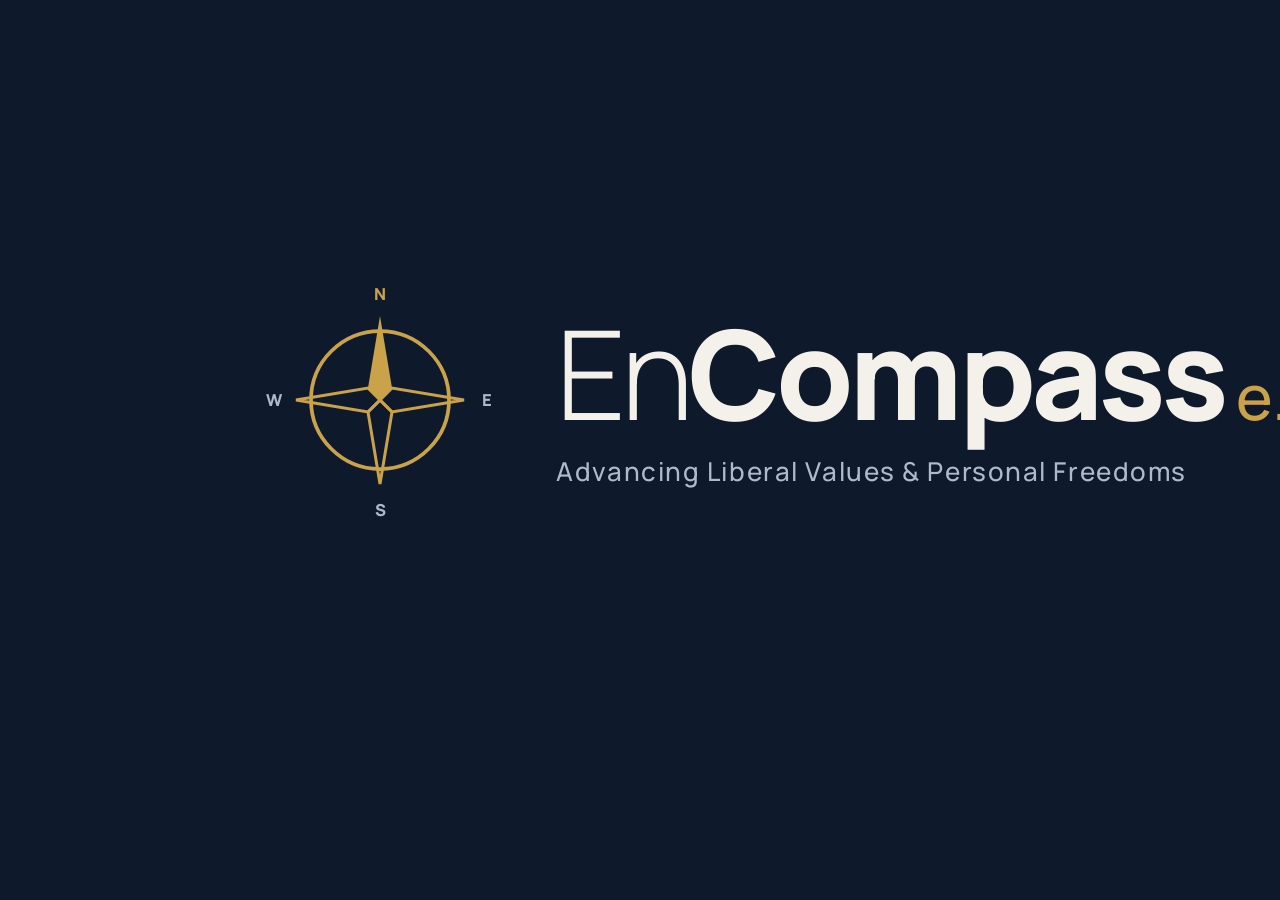
<file: assets/artboards/logo.html>
<!DOCTYPE html>
<html lang="en">
<head>
<meta charset="utf-8">
<meta name="viewport" content="width=1600">
<title>EnCompass e.V. · Logo</title>
<link rel="stylesheet" href="fonts.css">
<style>
  html, body { margin: 0; background: #0E1A2B; }
  body { width: 1600px; height: 800px; overflow: hidden; }
  a { color: #C9A24A; } a:hover { color: #E2C07A; }
  /* For PDF export: one page at the artboard's size, with backgrounds */
  @page { size: 1600px 800px; margin: 0; }
  * { -webkit-print-color-adjust: exact; print-color-adjust: exact; }
</style>
</head>
<body>
<div style="width: 1600px; height: 800px; box-sizing: border-box; background: #0E1A2B; font-family: Manrope, 'Helvetica Neue', Helvetica, sans-serif; display: flex; align-items: center; justify-content: center;">
  <div style="display: flex; align-items: center; gap: 56px;">
    <svg width="240" height="240" viewBox="0 0 160 160" fill="none" aria-label="EnCompass compass mark" role="img">
      <circle cx="80" cy="80" r="46" stroke="#C9A24A" stroke-width="2.5"/>
      <path d="M80 24 L88 72 L80 80 L72 72 Z" fill="#C9A24A"/>
      <path d="M80 136 L88 88 L80 80 L72 88 Z" stroke="#C9A24A" stroke-width="2"/>
      <path d="M24 80 L72 72 L80 80 L72 88 Z" stroke="#C9A24A" stroke-width="2"/>
      <path d="M136 80 L88 72 L80 80 L88 88 Z" stroke="#C9A24A" stroke-width="2"/>
      <text x="80" y="13" text-anchor="middle" font-family="Manrope, sans-serif" font-size="11" font-weight="800" fill="#C9A24A">N</text>
      <text x="80" y="157" text-anchor="middle" font-family="Manrope, sans-serif" font-size="11" font-weight="800" fill="#AEB9CB">S</text>
      <text x="151" y="84" text-anchor="middle" font-family="Manrope, sans-serif" font-size="11" font-weight="800" fill="#AEB9CB">E</text>
      <text x="9" y="84" text-anchor="middle" font-family="Manrope, sans-serif" font-size="11" font-weight="800" fill="#AEB9CB">W</text>
    </svg>
    <div style="display: flex; flex-direction: column; gap: 18px;">
      <div style="font-size: 124px; letter-spacing: -0.04em; line-height: 1; color: #F4F1EA; white-space: nowrap;"><span style="font-weight: 300;">En</span><span style="font-weight: 800;">Compass</span><span style="font-weight: 500; color: #C9A24A; font-size: 62px; letter-spacing: 0px;"> e.V.</span></div>
      <div style="font-size: 26px; font-weight: 500; letter-spacing: 0.06em; color: #AEB9CB; white-space: nowrap;">Advancing Liberal Values &amp; Personal Freedoms</div>
    </div>
  </div>
</div>
</body>
</html>
</file>
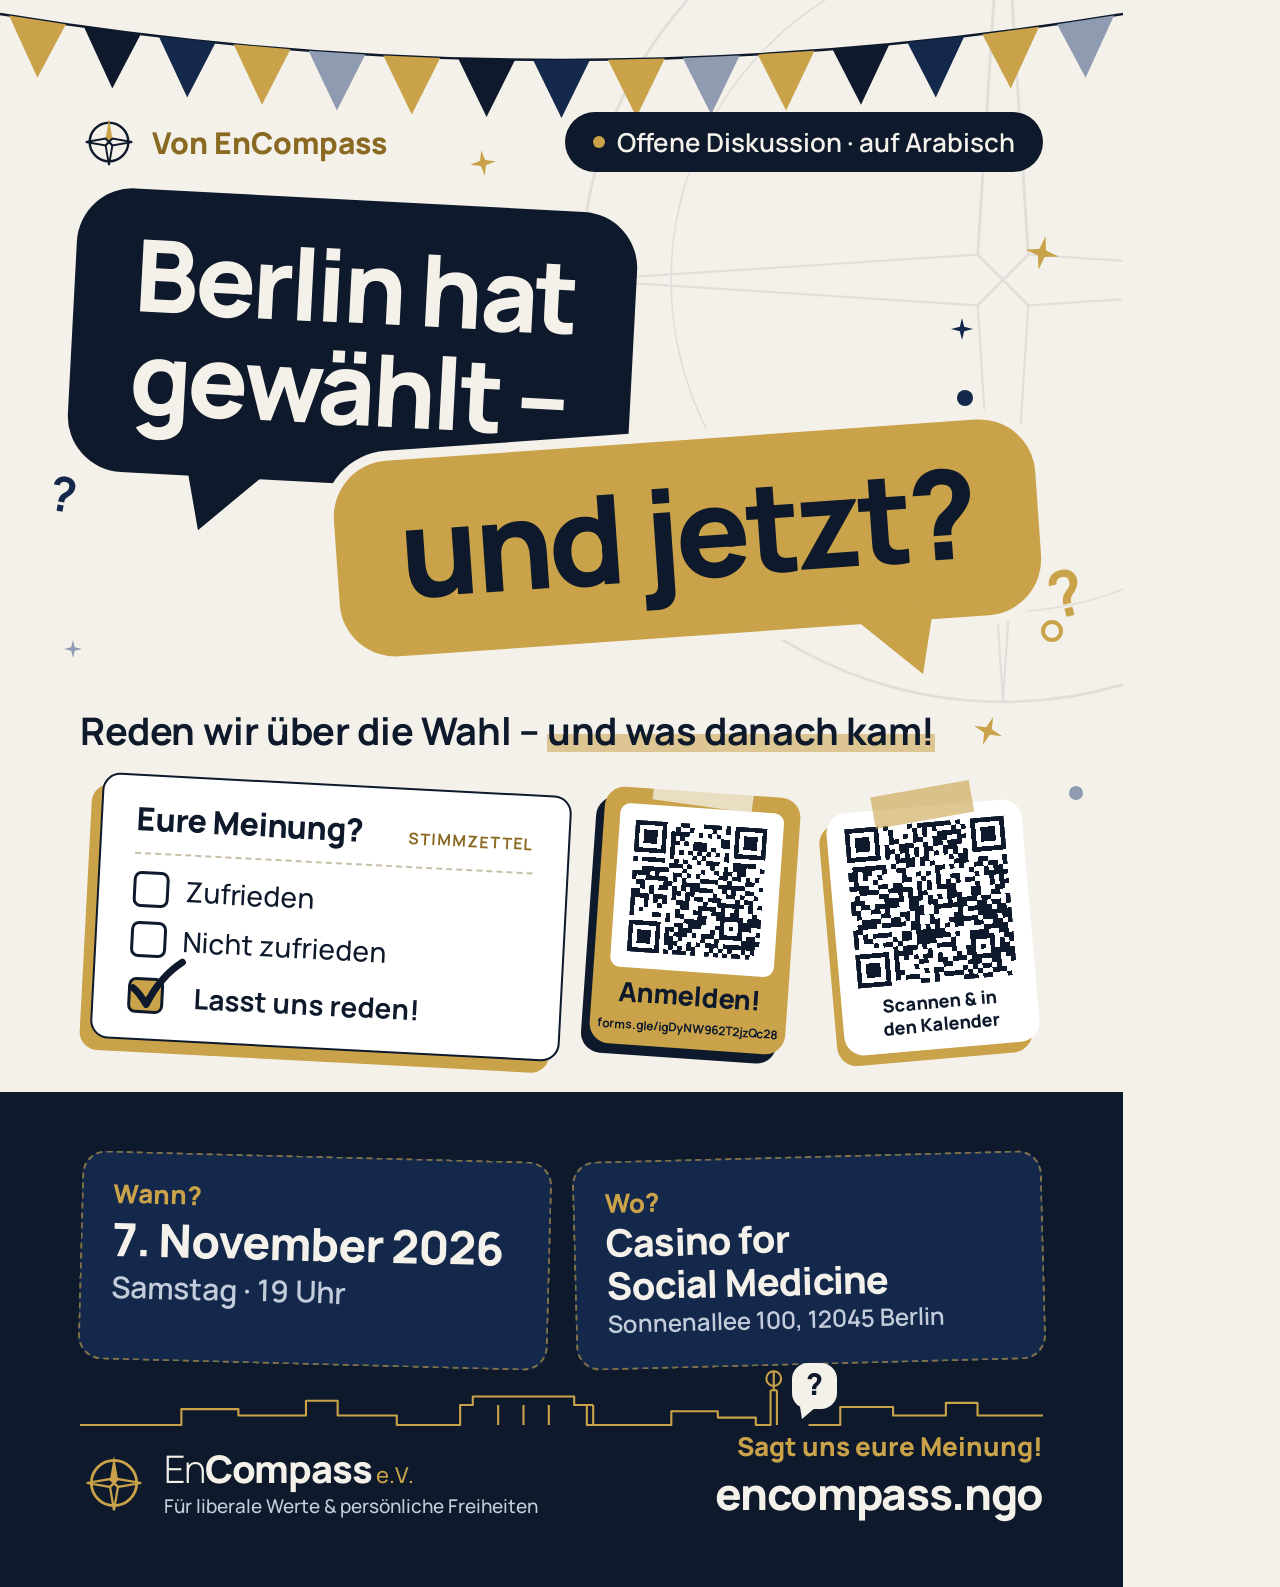
<file: assets/artboards/print-poster-a3-fun-de.html>
<!DOCTYPE html>
<html lang="de">
<head>
<meta charset="utf-8">
<meta name="viewport" content="width=1123">
<title>Print poster · A3 · Fun (Deutsch)</title>
<link rel="stylesheet" href="fonts.css">
<style>
  html, body { margin: 0; background: #F4F1EA; }
  body { width: 1123px; height: 1587px; overflow: hidden; }
  /* For PDF export: one page at the artboard's size, with backgrounds */
  @page { size: 297mm 420mm; margin: 0; }
  * { -webkit-print-color-adjust: exact; print-color-adjust: exact; }
</style>
</head>
<body>
<div dir="ltr" style="width: 1123px; height: 1587px; box-sizing: border-box; position: relative; overflow: hidden; background: #F4F1EA; color: #0E1A2B; font-family: Manrope, 'Helvetica Neue', Helvetica, sans-serif;">

  <!-- Faint compass ring behind the headline -->
  <svg width="900" height="900" viewBox="0 0 640 640" fill="none" aria-hidden="true" style="position: absolute; top: -170px; right: -330px; opacity: 0.08;">
    <circle cx="320" cy="320" r="300" stroke="#0E1A2B" stroke-width="2"/>
    <circle cx="320" cy="320" r="236" stroke="#0E1A2B" stroke-width="1.2"/>
    <path d="M320 20 L338 302 L320 320 L302 302 Z" stroke="#0E1A2B" stroke-width="2"/>
    <path d="M320 620 L338 338 L320 320 L302 338 Z" stroke="#0E1A2B" stroke-width="1.5"/>
    <path d="M20 320 L302 302 L320 320 L302 338 Z" stroke="#0E1A2B" stroke-width="1.5"/>
    <path d="M620 320 L338 302 L320 320 L338 338 Z" stroke="#0E1A2B" stroke-width="1.5"/>
  </svg>

  <!-- Bunting -->
    <svg width="1123" height="130" viewBox="0 0 1123 130" fill="none" aria-hidden="true" style="position: absolute; top: 0; left: 0;">
      <path d="M0 14 Q 561 106 1123 14" stroke="#0E1A2B" stroke-width="2.5" fill="none"/>
      <path d="M9.0 15.5 L65.9 24.2 L37.4 77.8 Z" fill="#C9A24A"/>
      <path d="M83.9 26.7 L140.7 34.2 L112.3 88.4 Z" fill="#0E1A2B"/>
      <path d="M158.7 36.3 L215.6 42.5 L187.2 97.4 Z" fill="#13284A"/>
      <path d="M233.6 44.3 L290.5 49.3 L262.0 104.8 Z" fill="#C9A24A"/>
      <path d="M308.5 50.7 L365.3 54.4 L336.9 110.5 Z" fill="#8E9BB0"/>
      <path d="M383.3 55.4 L440.2 57.9 L411.8 114.6 Z" fill="#C9A24A"/>
      <path d="M458.2 58.4 L515.1 59.7 L486.6 117.1 Z" fill="#0E1A2B"/>
      <path d="M533.1 59.9 L589.9 59.9 L561.5 117.9 Z" fill="#13284A"/>
      <path d="M607.9 59.7 L664.8 58.4 L636.4 117.1 Z" fill="#C9A24A"/>
      <path d="M682.8 57.9 L739.7 55.4 L711.2 114.6 Z" fill="#8E9BB0"/>
      <path d="M757.7 54.4 L814.5 50.7 L786.1 110.5 Z" fill="#C9A24A"/>
      <path d="M832.5 49.3 L889.4 44.3 L861.0 104.8 Z" fill="#0E1A2B"/>
      <path d="M907.4 42.5 L964.3 36.3 L935.8 97.4 Z" fill="#13284A"/>
      <path d="M982.3 34.2 L1039.1 26.7 L1010.7 88.4 Z" fill="#C9A24A"/>
      <path d="M1057.1 24.2 L1114.0 15.5 L1085.6 77.8 Z" fill="#8E9BB0"/>
    </svg>

  <!-- Confetti -->
  <svg width="34" height="34" viewBox="0 0 40 40" aria-hidden="true" style="position: absolute; top: 236px; right: 64px; transform: rotate(12deg);"><path d="M20 0 L24 16 L40 20 L24 24 L20 40 L16 24 L0 20 L16 16 Z" fill="#C9A24A"/></svg>
  <svg width="22" height="22" viewBox="0 0 40 40" aria-hidden="true" style="position: absolute; top: 318px; right: 150px;"><path d="M20 0 L24 16 L40 20 L24 24 L20 40 L16 24 L0 20 L16 16 Z" fill="#13284A"/></svg>
  <svg width="26" height="26" viewBox="0 0 40 40" aria-hidden="true" style="position: absolute; top: 150px; left: 470px; transform: rotate(-8deg);"><path d="M20 0 L24 16 L40 20 L24 24 L20 40 L16 24 L0 20 L16 16 Z" fill="#C9A24A"/></svg>
  <svg width="18" height="18" viewBox="0 0 40 40" aria-hidden="true" style="position: absolute; top: 640px; left: 64px;"><path d="M20 0 L24 16 L40 20 L24 24 L20 40 L16 24 L0 20 L16 16 Z" fill="#8E9BB0"/></svg>
  <svg width="30" height="30" viewBox="0 0 40 40" aria-hidden="true" style="position: absolute; top: 716px; right: 120px; transform: rotate(20deg);"><path d="M20 0 L24 16 L40 20 L24 24 L20 40 L16 24 L0 20 L16 16 Z" fill="#C9A24A"/></svg>
  <span aria-hidden="true" style="position: absolute; top: 390px; right: 150px; width: 16px; height: 16px; border-radius: 50%; background: #13284A;"></span>
  <span aria-hidden="true" style="position: absolute; top: 620px; right: 60px; width: 22px; height: 22px; border-radius: 50%; border: 4px solid #C9A24A; box-sizing: border-box;"></span>
  <span aria-hidden="true" style="position: absolute; top: 786px; right: 40px; width: 14px; height: 14px; border-radius: 50%; background: #8E9BB0;"></span>
  <span aria-hidden="true" style="position: absolute; top: 560px; right: 40px; font-size: 64px; font-weight: 700; line-height: 1; color: #C9A24A; transform: rotate(-14deg);">?</span>
  <span aria-hidden="true" style="position: absolute; top: 470px; left: 50px; font-size: 48px; font-weight: 700; line-height: 1; color: #13284A; transform: rotate(10deg);">?</span>

  <!-- Header -->
  <div style="position: absolute; top: 112px; right: 80px; left: 80px; display: flex; justify-content: space-between; align-items: center;">
    <div style="display: flex; align-items: center; gap: 14px;">
      <svg width="58" height="58" viewBox="0 0 120 120" fill="none" aria-hidden="true"><circle cx="60" cy="60" r="40" stroke="#0E1A2B" stroke-width="5"/><path d="M60 12 L67 53 L60 60 L53 53 Z" fill="#C9A24A"/><path d="M60 108 L67 67 L60 60 L53 67 Z" stroke="#0E1A2B" stroke-width="4"/><path d="M12 60 L53 53 L60 60 L53 67 Z" stroke="#0E1A2B" stroke-width="4"/><path d="M108 60 L67 53 L60 60 L67 67 Z" stroke="#0E1A2B" stroke-width="4"/></svg>
      <div style="font-size: 30px; font-weight: 800; color: #8A6A22;">Von EnCompass</div>
    </div>
    <div style="display: flex; align-items: center; gap: 12px; background: #0E1A2B; color: #F4F1EA; font-size: 26px; font-weight: 600; padding: 12px 28px; border-radius: 999px;">
      <span style="width: 12px; height: 12px; border-radius: 50%; background: #C9A24A;"></span>Offene Diskussion · auf Arabisch
    </div>
  </div>

  <!-- Headline as a conversation -->
  <div style="position: absolute; top: 200px; left: 72px; transform: rotate(3deg); background: #0E1A2B; color: #F4F1EA; border-radius: 56px; padding: 34px 60px 46px; font-size: 100px; font-weight: 800; letter-spacing: -0.035em; line-height: 1.02; white-space: nowrap;">
    Berlin hat<br>gewählt –
    <svg width="92" height="70" viewBox="0 0 92 70" aria-hidden="true" style="position: absolute; bottom: -54px; left: 120px;"><path d="M0 0 H92 L16 70 Z" fill="#0E1A2B"/></svg>
  </div>
  <div style="position: absolute; top: 440px; right: 84px; transform: rotate(-4deg); background: #C9A24A; color: #0E1A2B; border-radius: 56px; padding: 26px 64px 40px; font-size: 124px; font-weight: 800; letter-spacing: -0.035em; line-height: 1.05; white-space: nowrap; box-shadow: 0 0 0 10px #F4F1EA;">
    und jetzt?
    <svg width="92" height="70" viewBox="0 0 92 70" aria-hidden="true" style="position: absolute; bottom: -54px; right: 110px;"><path d="M0 0 H92 L76 70 Z" fill="#C9A24A"/></svg>
  </div>

  <p style="position: absolute; top: 704px; right: 80px; left: 80px; margin: 0; font-size: 38px; font-weight: 700; letter-spacing: -0.01em; line-height: 1.4;">
    Reden wir über die Wahl – <span style="background: linear-gradient(transparent 58%, rgba(201, 162, 74, 0.55) 58%, rgba(201, 162, 74, 0.55) 92%, transparent 92%);">und was danach kam!</span>
  </p>

  <!-- Ballot paper -->
  <div style="position: absolute; top: 784px; left: 96px; z-index: 2; width: 470px; transform: rotate(3deg); background: #FFFFFF; border: 2px solid #0E1A2B; border-radius: 18px; padding: 20px 34px 24px; box-sizing: border-box; box-shadow: -10px 12px 0 #C9A24A;">
    <div style="display: flex; justify-content: space-between; align-items: baseline; border-bottom: 2px dashed #C9BFA8; padding-bottom: 12px; margin-bottom: 16px;">
      <div style="font-size: 32px; font-weight: 800; letter-spacing: -0.01em;">Eure Meinung?</div>
      <div style="font-size: 16px; font-weight: 700; color: #8A6A22; text-transform: uppercase; letter-spacing: 0.08em;">Stimmzettel</div>
    </div>
    <div style="display: flex; flex-direction: column; gap: 12px; font-size: 28px; font-weight: 500;">
      <div style="display: flex; align-items: center; gap: 16px;"><span style="flex-shrink: 0; width: 36px; height: 36px; border: 3px solid #0E1A2B; border-radius: 8px; box-sizing: border-box;"></span>Zufrieden</div>
      <div style="display: flex; align-items: center; gap: 16px;"><span style="flex-shrink: 0; width: 36px; height: 36px; border: 3px solid #0E1A2B; border-radius: 8px; box-sizing: border-box;"></span>Nicht zufrieden</div>
      <div style="display: flex; align-items: center; gap: 30px; margin-top: 6px; font-weight: 700;"><span style="flex-shrink: 0; position: relative; width: 36px; height: 36px; border: 3px solid #0E1A2B; border-radius: 8px; box-sizing: border-box; background: #C9A24A;"><svg width="58" height="54" viewBox="0 0 58 54" fill="none" aria-hidden="true" style="position: absolute; left: -4px; top: -24px;"><path d="M6 32 C12 36 16 42 20 48 C28 30 40 14 54 4" stroke="#0E1A2B" stroke-width="7" stroke-linecap="round" stroke-linejoin="round"/></svg></span>Lasst uns reden!</div>
    </div>
  </div>

  <!-- QR stickers: calendar (white) and registration (gold, nearer the ballot) -->
  <div style="position: absolute; top: 806px; right: 92px; z-index: 2; width: 196px; box-sizing: border-box; transform: rotate(-5deg); background: #FFFFFF; border-radius: 20px; padding: 16px 16px 12px; box-shadow: -8px 10px 0 #C9A24A; display: flex; flex-direction: column; align-items: center; gap: 8px;">
    <span aria-hidden="true" style="position: absolute; top: -18px; left: 50%; width: 100px; height: 32px; margin-left: -50px; background: rgba(201, 162, 74, 0.6); transform: rotate(-5deg);"></span>
    <svg width="160" height="160" viewBox="0 0 33 33" shape-rendering="crispEdges" role="img" aria-label="QR: add the event to your calendar">
      <path d="M0 0h1v1h-1zM1 0h1v1h-1zM2 0h1v1h-1zM3 0h1v1h-1zM4 0h1v1h-1zM5 0h1v1h-1zM6 0h1v1h-1zM8 0h1v1h-1zM13 0h1v1h-1zM15 0h1v1h-1zM16 0h1v1h-1zM17 0h1v1h-1zM18 0h1v1h-1zM19 0h1v1h-1zM20 0h1v1h-1zM21 0h1v1h-1zM23 0h1v1h-1zM26 0h1v1h-1zM27 0h1v1h-1zM28 0h1v1h-1zM29 0h1v1h-1zM30 0h1v1h-1zM31 0h1v1h-1zM32 0h1v1h-1zM0 1h1v1h-1zM6 1h1v1h-1zM9 1h1v1h-1zM14 1h1v1h-1zM16 1h1v1h-1zM18 1h1v1h-1zM22 1h1v1h-1zM24 1h1v1h-1zM26 1h1v1h-1zM32 1h1v1h-1zM0 2h1v1h-1zM2 2h1v1h-1zM3 2h1v1h-1zM4 2h1v1h-1zM6 2h1v1h-1zM9 2h1v1h-1zM12 2h1v1h-1zM14 2h1v1h-1zM16 2h1v1h-1zM19 2h1v1h-1zM20 2h1v1h-1zM21 2h1v1h-1zM22 2h1v1h-1zM23 2h1v1h-1zM26 2h1v1h-1zM28 2h1v1h-1zM29 2h1v1h-1zM30 2h1v1h-1zM32 2h1v1h-1zM0 3h1v1h-1zM2 3h1v1h-1zM3 3h1v1h-1zM4 3h1v1h-1zM6 3h1v1h-1zM9 3h1v1h-1zM10 3h1v1h-1zM14 3h1v1h-1zM15 3h1v1h-1zM18 3h1v1h-1zM19 3h1v1h-1zM20 3h1v1h-1zM23 3h1v1h-1zM24 3h1v1h-1zM26 3h1v1h-1zM28 3h1v1h-1zM29 3h1v1h-1zM30 3h1v1h-1zM32 3h1v1h-1zM0 4h1v1h-1zM2 4h1v1h-1zM3 4h1v1h-1zM4 4h1v1h-1zM6 4h1v1h-1zM8 4h1v1h-1zM11 4h1v1h-1zM12 4h1v1h-1zM13 4h1v1h-1zM16 4h1v1h-1zM18 4h1v1h-1zM19 4h1v1h-1zM21 4h1v1h-1zM22 4h1v1h-1zM23 4h1v1h-1zM26 4h1v1h-1zM28 4h1v1h-1zM29 4h1v1h-1zM30 4h1v1h-1zM32 4h1v1h-1zM0 5h1v1h-1zM6 5h1v1h-1zM8 5h1v1h-1zM9 5h1v1h-1zM11 5h1v1h-1zM12 5h1v1h-1zM14 5h1v1h-1zM16 5h1v1h-1zM17 5h1v1h-1zM20 5h1v1h-1zM21 5h1v1h-1zM22 5h1v1h-1zM26 5h1v1h-1zM32 5h1v1h-1zM0 6h1v1h-1zM1 6h1v1h-1zM2 6h1v1h-1zM3 6h1v1h-1zM4 6h1v1h-1zM5 6h1v1h-1zM6 6h1v1h-1zM8 6h1v1h-1zM10 6h1v1h-1zM12 6h1v1h-1zM14 6h1v1h-1zM16 6h1v1h-1zM18 6h1v1h-1zM20 6h1v1h-1zM22 6h1v1h-1zM24 6h1v1h-1zM26 6h1v1h-1zM27 6h1v1h-1zM28 6h1v1h-1zM29 6h1v1h-1zM30 6h1v1h-1zM31 6h1v1h-1zM32 6h1v1h-1zM10 7h1v1h-1zM11 7h1v1h-1zM12 7h1v1h-1zM13 7h1v1h-1zM15 7h1v1h-1zM16 7h1v1h-1zM21 7h1v1h-1zM23 7h1v1h-1zM24 7h1v1h-1zM1 8h1v1h-1zM2 8h1v1h-1zM3 8h1v1h-1zM4 8h1v1h-1zM5 8h1v1h-1zM6 8h1v1h-1zM7 8h1v1h-1zM9 8h1v1h-1zM12 8h1v1h-1zM13 8h1v1h-1zM15 8h1v1h-1zM17 8h1v1h-1zM22 8h1v1h-1zM23 8h1v1h-1zM24 8h1v1h-1zM27 8h1v1h-1zM28 8h1v1h-1zM32 8h1v1h-1zM0 9h1v1h-1zM1 9h1v1h-1zM3 9h1v1h-1zM4 9h1v1h-1zM7 9h1v1h-1zM10 9h1v1h-1zM11 9h1v1h-1zM18 9h1v1h-1zM19 9h1v1h-1zM21 9h1v1h-1zM23 9h1v1h-1zM26 9h1v1h-1zM27 9h1v1h-1zM29 9h1v1h-1zM30 9h1v1h-1zM32 9h1v1h-1zM0 10h1v1h-1zM1 10h1v1h-1zM3 10h1v1h-1zM6 10h1v1h-1zM11 10h1v1h-1zM14 10h1v1h-1zM16 10h1v1h-1zM18 10h1v1h-1zM25 10h1v1h-1zM28 10h1v1h-1zM30 10h1v1h-1zM31 10h1v1h-1zM1 11h1v1h-1zM5 11h1v1h-1zM11 11h1v1h-1zM12 11h1v1h-1zM15 11h1v1h-1zM18 11h1v1h-1zM21 11h1v1h-1zM22 11h1v1h-1zM26 11h1v1h-1zM28 11h1v1h-1zM29 11h1v1h-1zM30 11h1v1h-1zM31 11h1v1h-1zM32 11h1v1h-1zM0 12h1v1h-1zM1 12h1v1h-1zM2 12h1v1h-1zM3 12h1v1h-1zM6 12h1v1h-1zM7 12h1v1h-1zM9 12h1v1h-1zM10 12h1v1h-1zM14 12h1v1h-1zM16 12h1v1h-1zM18 12h1v1h-1zM20 12h1v1h-1zM22 12h1v1h-1zM24 12h1v1h-1zM25 12h1v1h-1zM29 12h1v1h-1zM31 12h1v1h-1zM2 13h1v1h-1zM3 13h1v1h-1zM4 13h1v1h-1zM5 13h1v1h-1zM8 13h1v1h-1zM9 13h1v1h-1zM10 13h1v1h-1zM11 13h1v1h-1zM12 13h1v1h-1zM14 13h1v1h-1zM16 13h1v1h-1zM18 13h1v1h-1zM19 13h1v1h-1zM20 13h1v1h-1zM21 13h1v1h-1zM26 13h1v1h-1zM29 13h1v1h-1zM31 13h1v1h-1zM32 13h1v1h-1zM1 14h1v1h-1zM6 14h1v1h-1zM7 14h1v1h-1zM10 14h1v1h-1zM12 14h1v1h-1zM14 14h1v1h-1zM15 14h1v1h-1zM20 14h1v1h-1zM21 14h1v1h-1zM25 14h1v1h-1zM26 14h1v1h-1zM30 14h1v1h-1zM31 14h1v1h-1zM0 15h1v1h-1zM1 15h1v1h-1zM2 15h1v1h-1zM7 15h1v1h-1zM8 15h1v1h-1zM9 15h1v1h-1zM10 15h1v1h-1zM12 15h1v1h-1zM13 15h1v1h-1zM14 15h1v1h-1zM16 15h1v1h-1zM18 15h1v1h-1zM20 15h1v1h-1zM21 15h1v1h-1zM22 15h1v1h-1zM25 15h1v1h-1zM26 15h1v1h-1zM29 15h1v1h-1zM30 15h1v1h-1zM0 16h1v1h-1zM2 16h1v1h-1zM3 16h1v1h-1zM5 16h1v1h-1zM6 16h1v1h-1zM7 16h1v1h-1zM8 16h1v1h-1zM9 16h1v1h-1zM12 16h1v1h-1zM13 16h1v1h-1zM16 16h1v1h-1zM17 16h1v1h-1zM20 16h1v1h-1zM22 16h1v1h-1zM23 16h1v1h-1zM24 16h1v1h-1zM25 16h1v1h-1zM27 16h1v1h-1zM28 16h1v1h-1zM32 16h1v1h-1zM0 17h1v1h-1zM1 17h1v1h-1zM4 17h1v1h-1zM5 17h1v1h-1zM7 17h1v1h-1zM12 17h1v1h-1zM13 17h1v1h-1zM14 17h1v1h-1zM17 17h1v1h-1zM18 17h1v1h-1zM19 17h1v1h-1zM20 17h1v1h-1zM21 17h1v1h-1zM22 17h1v1h-1zM23 17h1v1h-1zM26 17h1v1h-1zM27 17h1v1h-1zM29 17h1v1h-1zM30 17h1v1h-1zM32 17h1v1h-1zM1 18h1v1h-1zM6 18h1v1h-1zM7 18h1v1h-1zM10 18h1v1h-1zM11 18h1v1h-1zM13 18h1v1h-1zM14 18h1v1h-1zM17 18h1v1h-1zM22 18h1v1h-1zM24 18h1v1h-1zM25 18h1v1h-1zM26 18h1v1h-1zM27 18h1v1h-1zM28 18h1v1h-1zM30 18h1v1h-1zM31 18h1v1h-1zM2 19h1v1h-1zM3 19h1v1h-1zM4 19h1v1h-1zM5 19h1v1h-1zM8 19h1v1h-1zM9 19h1v1h-1zM11 19h1v1h-1zM13 19h1v1h-1zM16 19h1v1h-1zM21 19h1v1h-1zM22 19h1v1h-1zM26 19h1v1h-1zM27 19h1v1h-1zM28 19h1v1h-1zM29 19h1v1h-1zM30 19h1v1h-1zM31 19h1v1h-1zM32 19h1v1h-1zM1 20h1v1h-1zM2 20h1v1h-1zM3 20h1v1h-1zM4 20h1v1h-1zM6 20h1v1h-1zM7 20h1v1h-1zM8 20h1v1h-1zM9 20h1v1h-1zM10 20h1v1h-1zM12 20h1v1h-1zM13 20h1v1h-1zM16 20h1v1h-1zM17 20h1v1h-1zM20 20h1v1h-1zM21 20h1v1h-1zM22 20h1v1h-1zM23 20h1v1h-1zM24 20h1v1h-1zM25 20h1v1h-1zM27 20h1v1h-1zM28 20h1v1h-1zM29 20h1v1h-1zM31 20h1v1h-1zM32 20h1v1h-1zM0 21h1v1h-1zM1 21h1v1h-1zM12 21h1v1h-1zM13 21h1v1h-1zM15 21h1v1h-1zM17 21h1v1h-1zM19 21h1v1h-1zM21 21h1v1h-1zM22 21h1v1h-1zM25 21h1v1h-1zM26 21h1v1h-1zM29 21h1v1h-1zM30 21h1v1h-1zM32 21h1v1h-1zM0 22h1v1h-1zM2 22h1v1h-1zM4 22h1v1h-1zM5 22h1v1h-1zM6 22h1v1h-1zM7 22h1v1h-1zM10 22h1v1h-1zM11 22h1v1h-1zM13 22h1v1h-1zM14 22h1v1h-1zM15 22h1v1h-1zM16 22h1v1h-1zM17 22h1v1h-1zM18 22h1v1h-1zM27 22h1v1h-1zM28 22h1v1h-1zM29 22h1v1h-1zM30 22h1v1h-1zM31 22h1v1h-1zM0 23h1v1h-1zM2 23h1v1h-1zM3 23h1v1h-1zM8 23h1v1h-1zM10 23h1v1h-1zM11 23h1v1h-1zM13 23h1v1h-1zM14 23h1v1h-1zM15 23h1v1h-1zM16 23h1v1h-1zM17 23h1v1h-1zM18 23h1v1h-1zM19 23h1v1h-1zM21 23h1v1h-1zM24 23h1v1h-1zM25 23h1v1h-1zM26 23h1v1h-1zM27 23h1v1h-1zM30 23h1v1h-1zM31 23h1v1h-1zM0 24h1v1h-1zM4 24h1v1h-1zM6 24h1v1h-1zM7 24h1v1h-1zM9 24h1v1h-1zM13 24h1v1h-1zM14 24h1v1h-1zM15 24h1v1h-1zM16 24h1v1h-1zM20 24h1v1h-1zM24 24h1v1h-1zM25 24h1v1h-1zM26 24h1v1h-1zM27 24h1v1h-1zM28 24h1v1h-1zM31 24h1v1h-1zM32 24h1v1h-1zM8 25h1v1h-1zM10 25h1v1h-1zM11 25h1v1h-1zM12 25h1v1h-1zM14 25h1v1h-1zM17 25h1v1h-1zM18 25h1v1h-1zM19 25h1v1h-1zM20 25h1v1h-1zM24 25h1v1h-1zM28 25h1v1h-1zM30 25h1v1h-1zM32 25h1v1h-1zM0 26h1v1h-1zM1 26h1v1h-1zM2 26h1v1h-1zM3 26h1v1h-1zM4 26h1v1h-1zM5 26h1v1h-1zM6 26h1v1h-1zM8 26h1v1h-1zM9 26h1v1h-1zM10 26h1v1h-1zM11 26h1v1h-1zM15 26h1v1h-1zM20 26h1v1h-1zM23 26h1v1h-1zM24 26h1v1h-1zM26 26h1v1h-1zM28 26h1v1h-1zM30 26h1v1h-1zM31 26h1v1h-1zM0 27h1v1h-1zM6 27h1v1h-1zM8 27h1v1h-1zM10 27h1v1h-1zM12 27h1v1h-1zM14 27h1v1h-1zM15 27h1v1h-1zM17 27h1v1h-1zM21 27h1v1h-1zM23 27h1v1h-1zM24 27h1v1h-1zM28 27h1v1h-1zM29 27h1v1h-1zM30 27h1v1h-1zM31 27h1v1h-1zM32 27h1v1h-1zM0 28h1v1h-1zM2 28h1v1h-1zM3 28h1v1h-1zM4 28h1v1h-1zM6 28h1v1h-1zM8 28h1v1h-1zM13 28h1v1h-1zM14 28h1v1h-1zM17 28h1v1h-1zM18 28h1v1h-1zM20 28h1v1h-1zM21 28h1v1h-1zM22 28h1v1h-1zM24 28h1v1h-1zM25 28h1v1h-1zM26 28h1v1h-1zM27 28h1v1h-1zM28 28h1v1h-1zM29 28h1v1h-1zM31 28h1v1h-1zM32 28h1v1h-1zM0 29h1v1h-1zM2 29h1v1h-1zM3 29h1v1h-1zM4 29h1v1h-1zM6 29h1v1h-1zM8 29h1v1h-1zM12 29h1v1h-1zM18 29h1v1h-1zM19 29h1v1h-1zM23 29h1v1h-1zM24 29h1v1h-1zM25 29h1v1h-1zM28 29h1v1h-1zM29 29h1v1h-1zM32 29h1v1h-1zM0 30h1v1h-1zM2 30h1v1h-1zM3 30h1v1h-1zM4 30h1v1h-1zM6 30h1v1h-1zM8 30h1v1h-1zM9 30h1v1h-1zM14 30h1v1h-1zM16 30h1v1h-1zM17 30h1v1h-1zM22 30h1v1h-1zM24 30h1v1h-1zM26 30h1v1h-1zM27 30h1v1h-1zM29 30h1v1h-1zM0 31h1v1h-1zM6 31h1v1h-1zM8 31h1v1h-1zM10 31h1v1h-1zM11 31h1v1h-1zM12 31h1v1h-1zM16 31h1v1h-1zM18 31h1v1h-1zM19 31h1v1h-1zM20 31h1v1h-1zM21 31h1v1h-1zM23 31h1v1h-1zM25 31h1v1h-1zM28 31h1v1h-1zM29 31h1v1h-1zM30 31h1v1h-1zM0 32h1v1h-1zM1 32h1v1h-1zM2 32h1v1h-1zM3 32h1v1h-1zM4 32h1v1h-1zM5 32h1v1h-1zM6 32h1v1h-1zM13 32h1v1h-1zM14 32h1v1h-1zM16 32h1v1h-1zM22 32h1v1h-1zM23 32h1v1h-1zM24 32h1v1h-1zM26 32h1v1h-1zM27 32h1v1h-1zM31 32h1v1h-1z" fill="#0E1A2B"/>
    </svg>
    <div style="font-size: 18px; font-weight: 800; line-height: 1.3; text-align: center;">Scannen &amp; in<br>den Kalender</div>
  </div>

  <div style="position: absolute; top: 792px; right: 330px; z-index: 2; width: 196px; box-sizing: border-box; transform: rotate(4deg); background: #C9A24A; border-radius: 20px; padding: 16px 16px 12px; box-shadow: -8px 10px 0 #0E1A2B; display: flex; flex-direction: column; align-items: center; gap: 8px;">
    <span aria-hidden="true" style="position: absolute; top: -18px; left: 50%; width: 100px; height: 32px; margin-left: -50px; background: rgba(244, 241, 234, 0.75); transform: rotate(4deg);"></span>
    <div style="background: #FFFFFF; padding: 16px; border-radius: 10px; line-height: 0;">
      <svg width="132" height="132" viewBox="0 0 29 29" shape-rendering="crispEdges" role="img" aria-label="QR: register for the event at forms.gle/igDyNW962T2jzQc28">
        <path d="M0 0h1v1h-1zM1 0h1v1h-1zM2 0h1v1h-1zM3 0h1v1h-1zM4 0h1v1h-1zM5 0h1v1h-1zM6 0h1v1h-1zM10 0h1v1h-1zM11 0h1v1h-1zM15 0h1v1h-1zM16 0h1v1h-1zM17 0h1v1h-1zM18 0h1v1h-1zM20 0h1v1h-1zM22 0h1v1h-1zM23 0h1v1h-1zM24 0h1v1h-1zM25 0h1v1h-1zM26 0h1v1h-1zM27 0h1v1h-1zM28 0h1v1h-1zM0 1h1v1h-1zM6 1h1v1h-1zM9 1h1v1h-1zM12 1h1v1h-1zM17 1h1v1h-1zM20 1h1v1h-1zM22 1h1v1h-1zM28 1h1v1h-1zM0 2h1v1h-1zM2 2h1v1h-1zM3 2h1v1h-1zM4 2h1v1h-1zM6 2h1v1h-1zM8 2h1v1h-1zM9 2h1v1h-1zM10 2h1v1h-1zM11 2h1v1h-1zM14 2h1v1h-1zM16 2h1v1h-1zM18 2h1v1h-1zM22 2h1v1h-1zM24 2h1v1h-1zM25 2h1v1h-1zM26 2h1v1h-1zM28 2h1v1h-1zM0 3h1v1h-1zM2 3h1v1h-1zM3 3h1v1h-1zM4 3h1v1h-1zM6 3h1v1h-1zM8 3h1v1h-1zM10 3h1v1h-1zM19 3h1v1h-1zM20 3h1v1h-1zM22 3h1v1h-1zM24 3h1v1h-1zM25 3h1v1h-1zM26 3h1v1h-1zM28 3h1v1h-1zM0 4h1v1h-1zM2 4h1v1h-1zM3 4h1v1h-1zM4 4h1v1h-1zM6 4h1v1h-1zM8 4h1v1h-1zM9 4h1v1h-1zM11 4h1v1h-1zM13 4h1v1h-1zM14 4h1v1h-1zM15 4h1v1h-1zM19 4h1v1h-1zM20 4h1v1h-1zM22 4h1v1h-1zM24 4h1v1h-1zM25 4h1v1h-1zM26 4h1v1h-1zM28 4h1v1h-1zM0 5h1v1h-1zM6 5h1v1h-1zM8 5h1v1h-1zM13 5h1v1h-1zM14 5h1v1h-1zM15 5h1v1h-1zM17 5h1v1h-1zM22 5h1v1h-1zM28 5h1v1h-1zM0 6h1v1h-1zM1 6h1v1h-1zM2 6h1v1h-1zM3 6h1v1h-1zM4 6h1v1h-1zM5 6h1v1h-1zM6 6h1v1h-1zM8 6h1v1h-1zM10 6h1v1h-1zM12 6h1v1h-1zM14 6h1v1h-1zM16 6h1v1h-1zM18 6h1v1h-1zM20 6h1v1h-1zM22 6h1v1h-1zM23 6h1v1h-1zM24 6h1v1h-1zM25 6h1v1h-1zM26 6h1v1h-1zM27 6h1v1h-1zM28 6h1v1h-1zM8 7h1v1h-1zM13 7h1v1h-1zM15 7h1v1h-1zM20 7h1v1h-1zM0 8h1v1h-1zM2 8h1v1h-1zM3 8h1v1h-1zM4 8h1v1h-1zM5 8h1v1h-1zM6 8h1v1h-1zM9 8h1v1h-1zM11 8h1v1h-1zM14 8h1v1h-1zM16 8h1v1h-1zM17 8h1v1h-1zM18 8h1v1h-1zM22 8h1v1h-1zM23 8h1v1h-1zM24 8h1v1h-1zM25 8h1v1h-1zM26 8h1v1h-1zM8 9h1v1h-1zM9 9h1v1h-1zM10 9h1v1h-1zM12 9h1v1h-1zM17 9h1v1h-1zM20 9h1v1h-1zM22 9h1v1h-1zM23 9h1v1h-1zM24 9h1v1h-1zM28 9h1v1h-1zM2 10h1v1h-1zM3 10h1v1h-1zM4 10h1v1h-1zM5 10h1v1h-1zM6 10h1v1h-1zM7 10h1v1h-1zM11 10h1v1h-1zM15 10h1v1h-1zM18 10h1v1h-1zM20 10h1v1h-1zM21 10h1v1h-1zM23 10h1v1h-1zM24 10h1v1h-1zM0 11h1v1h-1zM1 11h1v1h-1zM2 11h1v1h-1zM3 11h1v1h-1zM5 11h1v1h-1zM9 11h1v1h-1zM10 11h1v1h-1zM12 11h1v1h-1zM14 11h1v1h-1zM19 11h1v1h-1zM20 11h1v1h-1zM22 11h1v1h-1zM23 11h1v1h-1zM25 11h1v1h-1zM27 11h1v1h-1zM0 12h1v1h-1zM3 12h1v1h-1zM4 12h1v1h-1zM5 12h1v1h-1zM6 12h1v1h-1zM7 12h1v1h-1zM9 12h1v1h-1zM11 12h1v1h-1zM15 12h1v1h-1zM16 12h1v1h-1zM17 12h1v1h-1zM18 12h1v1h-1zM21 12h1v1h-1zM25 12h1v1h-1zM26 12h1v1h-1zM1 13h1v1h-1zM2 13h1v1h-1zM7 13h1v1h-1zM8 13h1v1h-1zM11 13h1v1h-1zM12 13h1v1h-1zM13 13h1v1h-1zM14 13h1v1h-1zM19 13h1v1h-1zM20 13h1v1h-1zM21 13h1v1h-1zM22 13h1v1h-1zM23 13h1v1h-1zM24 13h1v1h-1zM28 13h1v1h-1zM2 14h1v1h-1zM4 14h1v1h-1zM6 14h1v1h-1zM7 14h1v1h-1zM9 14h1v1h-1zM11 14h1v1h-1zM13 14h1v1h-1zM14 14h1v1h-1zM15 14h1v1h-1zM16 14h1v1h-1zM17 14h1v1h-1zM20 14h1v1h-1zM22 14h1v1h-1zM25 14h1v1h-1zM26 14h1v1h-1zM0 15h1v1h-1zM1 15h1v1h-1zM4 15h1v1h-1zM9 15h1v1h-1zM10 15h1v1h-1zM12 15h1v1h-1zM13 15h1v1h-1zM18 15h1v1h-1zM21 15h1v1h-1zM22 15h1v1h-1zM24 15h1v1h-1zM27 15h1v1h-1zM0 16h1v1h-1zM1 16h1v1h-1zM2 16h1v1h-1zM3 16h1v1h-1zM5 16h1v1h-1zM6 16h1v1h-1zM7 16h1v1h-1zM9 16h1v1h-1zM12 16h1v1h-1zM14 16h1v1h-1zM15 16h1v1h-1zM17 16h1v1h-1zM18 16h1v1h-1zM19 16h1v1h-1zM23 16h1v1h-1zM25 16h1v1h-1zM26 16h1v1h-1zM0 17h1v1h-1zM3 17h1v1h-1zM5 17h1v1h-1zM7 17h1v1h-1zM10 17h1v1h-1zM11 17h1v1h-1zM12 17h1v1h-1zM16 17h1v1h-1zM19 17h1v1h-1zM20 17h1v1h-1zM21 17h1v1h-1zM22 17h1v1h-1zM23 17h1v1h-1zM24 17h1v1h-1zM26 17h1v1h-1zM28 17h1v1h-1zM0 18h1v1h-1zM3 18h1v1h-1zM6 18h1v1h-1zM11 18h1v1h-1zM12 18h1v1h-1zM15 18h1v1h-1zM16 18h1v1h-1zM17 18h1v1h-1zM18 18h1v1h-1zM20 18h1v1h-1zM23 18h1v1h-1zM26 18h1v1h-1zM0 19h1v1h-1zM2 19h1v1h-1zM10 19h1v1h-1zM14 19h1v1h-1zM15 19h1v1h-1zM18 19h1v1h-1zM19 19h1v1h-1zM20 19h1v1h-1zM22 19h1v1h-1zM23 19h1v1h-1zM27 19h1v1h-1zM0 20h1v1h-1zM5 20h1v1h-1zM6 20h1v1h-1zM8 20h1v1h-1zM10 20h1v1h-1zM11 20h1v1h-1zM15 20h1v1h-1zM16 20h1v1h-1zM19 20h1v1h-1zM20 20h1v1h-1zM21 20h1v1h-1zM22 20h1v1h-1zM23 20h1v1h-1zM24 20h1v1h-1zM26 20h1v1h-1zM27 20h1v1h-1zM28 20h1v1h-1zM8 21h1v1h-1zM12 21h1v1h-1zM13 21h1v1h-1zM14 21h1v1h-1zM15 21h1v1h-1zM16 21h1v1h-1zM20 21h1v1h-1zM24 21h1v1h-1zM25 21h1v1h-1zM26 21h1v1h-1zM27 21h1v1h-1zM28 21h1v1h-1zM0 22h1v1h-1zM1 22h1v1h-1zM2 22h1v1h-1zM3 22h1v1h-1zM4 22h1v1h-1zM5 22h1v1h-1zM6 22h1v1h-1zM10 22h1v1h-1zM11 22h1v1h-1zM13 22h1v1h-1zM14 22h1v1h-1zM15 22h1v1h-1zM19 22h1v1h-1zM20 22h1v1h-1zM22 22h1v1h-1zM24 22h1v1h-1zM25 22h1v1h-1zM26 22h1v1h-1zM0 23h1v1h-1zM6 23h1v1h-1zM8 23h1v1h-1zM9 23h1v1h-1zM11 23h1v1h-1zM12 23h1v1h-1zM13 23h1v1h-1zM18 23h1v1h-1zM20 23h1v1h-1zM24 23h1v1h-1zM28 23h1v1h-1zM0 24h1v1h-1zM2 24h1v1h-1zM3 24h1v1h-1zM4 24h1v1h-1zM6 24h1v1h-1zM8 24h1v1h-1zM10 24h1v1h-1zM11 24h1v1h-1zM12 24h1v1h-1zM14 24h1v1h-1zM16 24h1v1h-1zM17 24h1v1h-1zM18 24h1v1h-1zM20 24h1v1h-1zM21 24h1v1h-1zM22 24h1v1h-1zM23 24h1v1h-1zM24 24h1v1h-1zM26 24h1v1h-1zM27 24h1v1h-1zM0 25h1v1h-1zM2 25h1v1h-1zM3 25h1v1h-1zM4 25h1v1h-1zM6 25h1v1h-1zM8 25h1v1h-1zM9 25h1v1h-1zM11 25h1v1h-1zM16 25h1v1h-1zM19 25h1v1h-1zM25 25h1v1h-1zM26 25h1v1h-1zM27 25h1v1h-1zM28 25h1v1h-1zM0 26h1v1h-1zM2 26h1v1h-1zM3 26h1v1h-1zM4 26h1v1h-1zM6 26h1v1h-1zM8 26h1v1h-1zM9 26h1v1h-1zM10 26h1v1h-1zM13 26h1v1h-1zM15 26h1v1h-1zM17 26h1v1h-1zM18 26h1v1h-1zM19 26h1v1h-1zM21 26h1v1h-1zM22 26h1v1h-1zM23 26h1v1h-1zM24 26h1v1h-1zM25 26h1v1h-1zM26 26h1v1h-1zM27 26h1v1h-1zM0 27h1v1h-1zM6 27h1v1h-1zM9 27h1v1h-1zM11 27h1v1h-1zM13 27h1v1h-1zM14 27h1v1h-1zM18 27h1v1h-1zM20 27h1v1h-1zM22 27h1v1h-1zM25 27h1v1h-1zM27 27h1v1h-1zM0 28h1v1h-1zM1 28h1v1h-1zM2 28h1v1h-1zM3 28h1v1h-1zM4 28h1v1h-1zM5 28h1v1h-1zM6 28h1v1h-1zM8 28h1v1h-1zM10 28h1v1h-1zM11 28h1v1h-1zM12 28h1v1h-1zM14 28h1v1h-1zM17 28h1v1h-1zM19 28h1v1h-1zM21 28h1v1h-1zM23 28h1v1h-1zM24 28h1v1h-1zM26 28h1v1h-1z" fill="#0E1A2B"/>
      </svg>
    </div>
    <div style="font-size: 27px; font-weight: 800; letter-spacing: -0.01em; line-height: 1.2; text-align: center;">Anmelden!</div>
    <div dir="ltr" style="font-family: Manrope, 'Helvetica Neue', Helvetica, sans-serif; font-size: 12px; font-weight: 700; color: #0E1A2B;">forms.gle/igDyNW962T2jzQc28</div>
  </div>

  <!-- Midnight half: when, where, sign-off -->
  <div style="position: absolute; top: 1092px; right: 0; bottom: 0; left: 0; background: #0E1A2B; color: #F4F1EA; padding: 64px 80px 68px; box-sizing: border-box; display: flex; flex-direction: column; justify-content: space-between;">
    <div style="display: flex; gap: 24px;">
      <div style="flex: 1; min-width: 0; transform: rotate(1.5deg); background: #13284A; border: 2px dashed rgba(201, 162, 74, 0.6); border-radius: 24px; padding: 22px 30px 26px;">
        <div style="font-size: 26px; font-weight: 800; color: #C9A24A;">Wann?</div>
        <div style="font-size: 46px; font-weight: 800; letter-spacing: -0.02em; line-height: 1.2; white-space: nowrap;">7. November 2026</div>
        <div style="font-size: 30px; font-weight: 600; line-height: 1.4; color: #C3CCDA; white-space: nowrap;">Samstag · 19 Uhr</div>
      </div>
      <div style="flex: 1; min-width: 0; transform: rotate(-1.5deg); background: #13284A; border: 2px dashed rgba(201, 162, 74, 0.6); border-radius: 24px; padding: 22px 30px 26px;">
        <div style="font-size: 26px; font-weight: 800; color: #C9A24A;">Wo?</div>
        <div style="font-size: 38px; font-weight: 800; letter-spacing: -0.02em; line-height: 1.12;">Casino for<br>Social Medicine</div>
        <div style="font-size: 24px; font-weight: 600; line-height: 1.5; color: #C3CCDA;">Sonnenallee 100, 12045 Berlin</div>
      </div>
    </div>

    <div style="position: relative;">
      <svg width="963" height="59" viewBox="0 0 912 56" preserveAspectRatio="none" fill="none" aria-hidden="true" style="display: block;">
        <path d="M0 55 H96 V40 H150 V46 H214 V32 H244 V46 H300 V55 H360 V36 H372 V28 H468 V36 H480 V55 H486 V36 M396 55 V36 M420 55 V36 M444 55 V36 M480 36 H486 M486 55 H560 V42 H604 V48 H640 V55 H654 V22 M660 55 V22 M654 22 H660 M657 22 V4 M690 55 H720 V38 H770 V46 H820 V34 H850 V46 H912" stroke="#C9A24A" stroke-width="2" stroke-linejoin="round"/>
        <circle cx="657" cy="11" r="7" stroke="#C9A24A" stroke-width="2"/>
      </svg>
      <!-- the TV tower has a question too -->
      <div aria-hidden="true" style="position: absolute; top: -4px; left: 712px; background: #F4F1EA; color: #0E1A2B; font-size: 30px; font-weight: 700; line-height: 1; padding: 6px 14px 10px; border-radius: 16px; font-weight: 800;">?
        <svg width="16" height="12" viewBox="0 0 16 12" style="position: absolute; bottom: -10px; left: 8px;"><path d="M0 0 H16 L2 12 Z" fill="#F4F1EA"/></svg>
      </div>
    </div>

    <div style="display: flex; justify-content: space-between; align-items: flex-end; gap: 28px;">
      <div style="display: flex; align-items: center; gap: 16px;">
        <svg width="68" height="68" viewBox="0 0 120 120" fill="none" aria-hidden="true"><circle cx="60" cy="60" r="40" stroke="#C9A24A" stroke-width="5"/><path d="M60 12 L67 53 L60 60 L53 53 Z" fill="#C9A24A"/><path d="M60 108 L67 67 L60 60 L53 67 Z" stroke="#C9A24A" stroke-width="4"/><path d="M12 60 L53 53 L60 60 L53 67 Z" stroke="#C9A24A" stroke-width="4"/><path d="M108 60 L67 53 L60 60 L67 67 Z" stroke="#C9A24A" stroke-width="4"/></svg>
        <div style="display: flex; flex-direction: column; gap: 2px;">
          <div style="font-size: 38px; letter-spacing: -0.03em; line-height: 1.15;"><span style="font-weight: 300;">En</span><span style="font-weight: 800;">Compass</span><span style="font-weight: 500; color: #C9A24A; font-size: 22px; letter-spacing: 0;"> e.V.</span></div>
          <div style="font-size: 19px; font-weight: 500; color: #C3CCDA;">Für liberale Werte &amp; persönliche Freiheiten</div>
        </div>
      </div>
      <div style="display: flex; flex-direction: column; align-items: flex-end; gap: 4px;">
        <div style="font-size: 26px; font-weight: 800; color: #C9A24A;">Sagt uns eure Meinung!</div>
        <div style="font-size: 44px; font-weight: 800; letter-spacing: -0.03em; line-height: 1.15;">encompass.ngo</div>
      </div>
    </div>
  </div>
</div>
</body>
</html>
</file>
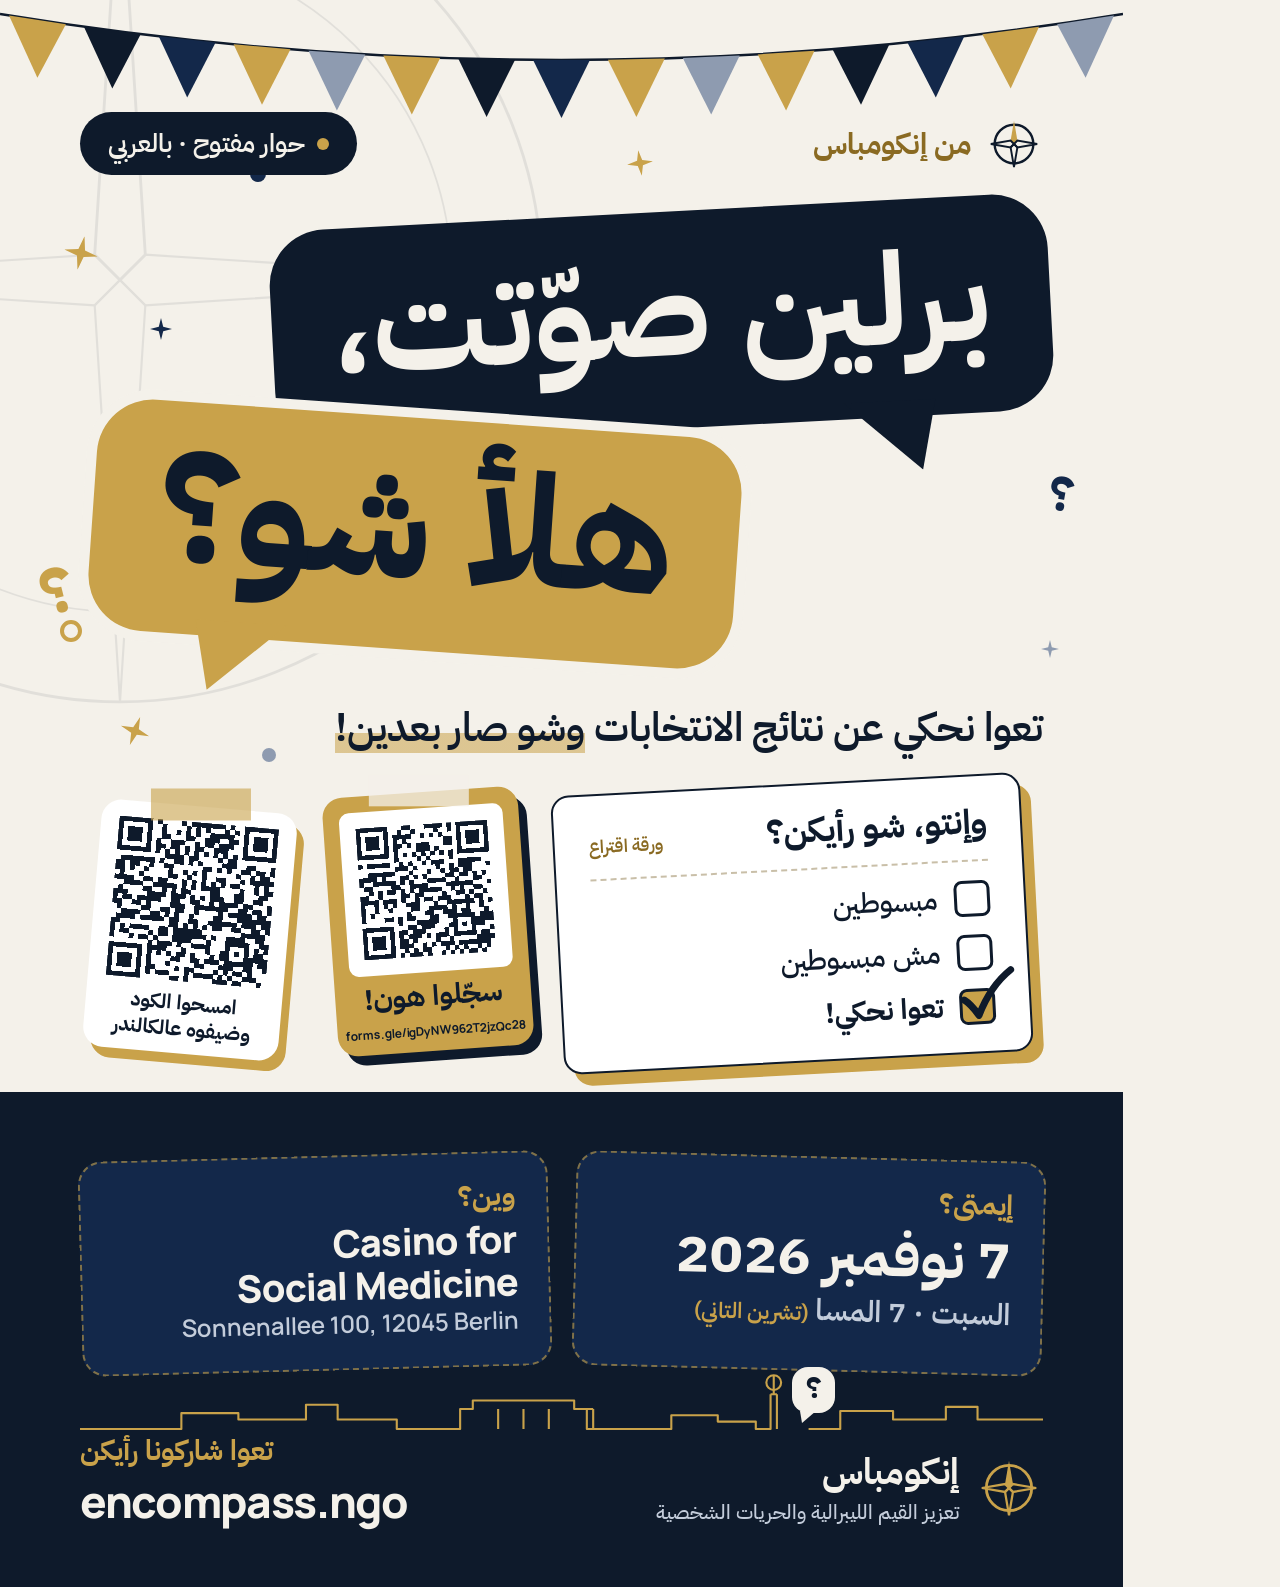
<file: assets/artboards/print-poster-a3-fun.html>
<!DOCTYPE html>
<html lang="ar">
<head>
<meta charset="utf-8">
<meta name="viewport" content="width=1123">
<title>Print poster · A3 · Fun</title>
<link rel="stylesheet" href="fonts.css">
<style>
  html, body { margin: 0; background: #F4F1EA; }
  body { width: 1123px; height: 1587px; overflow: hidden; }
  /* For PDF export: one page at the artboard's size, with backgrounds */
  @page { size: 297mm 420mm; margin: 0; }
  * { -webkit-print-color-adjust: exact; print-color-adjust: exact; }
</style>
</head>
<body>
<div dir="rtl" style="width: 1123px; height: 1587px; box-sizing: border-box; position: relative; overflow: hidden; background: #F4F1EA; color: #0E1A2B; font-family: 'IBM Plex Sans Arabic', 'Noto Sans Arabic', Tahoma, sans-serif;">

  <!-- Faint compass ring behind the headline -->
  <svg width="900" height="900" viewBox="0 0 640 640" fill="none" aria-hidden="true" style="position: absolute; top: -170px; left: -330px; opacity: 0.08;">
    <circle cx="320" cy="320" r="300" stroke="#0E1A2B" stroke-width="2"/>
    <circle cx="320" cy="320" r="236" stroke="#0E1A2B" stroke-width="1.2"/>
    <path d="M320 20 L338 302 L320 320 L302 302 Z" stroke="#0E1A2B" stroke-width="2"/>
    <path d="M320 620 L338 338 L320 320 L302 338 Z" stroke="#0E1A2B" stroke-width="1.5"/>
    <path d="M20 320 L302 302 L320 320 L302 338 Z" stroke="#0E1A2B" stroke-width="1.5"/>
    <path d="M620 320 L338 302 L320 320 L338 338 Z" stroke="#0E1A2B" stroke-width="1.5"/>
  </svg>

  <!-- Bunting -->
    <svg width="1123" height="130" viewBox="0 0 1123 130" fill="none" aria-hidden="true" style="position: absolute; top: 0; left: 0;">
      <path d="M0 14 Q 561 106 1123 14" stroke="#0E1A2B" stroke-width="2.5" fill="none"/>
      <path d="M9.0 15.5 L65.9 24.2 L37.4 77.8 Z" fill="#C9A24A"/>
      <path d="M83.9 26.7 L140.7 34.2 L112.3 88.4 Z" fill="#0E1A2B"/>
      <path d="M158.7 36.3 L215.6 42.5 L187.2 97.4 Z" fill="#13284A"/>
      <path d="M233.6 44.3 L290.5 49.3 L262.0 104.8 Z" fill="#C9A24A"/>
      <path d="M308.5 50.7 L365.3 54.4 L336.9 110.5 Z" fill="#8E9BB0"/>
      <path d="M383.3 55.4 L440.2 57.9 L411.8 114.6 Z" fill="#C9A24A"/>
      <path d="M458.2 58.4 L515.1 59.7 L486.6 117.1 Z" fill="#0E1A2B"/>
      <path d="M533.1 59.9 L589.9 59.9 L561.5 117.9 Z" fill="#13284A"/>
      <path d="M607.9 59.7 L664.8 58.4 L636.4 117.1 Z" fill="#C9A24A"/>
      <path d="M682.8 57.9 L739.7 55.4 L711.2 114.6 Z" fill="#8E9BB0"/>
      <path d="M757.7 54.4 L814.5 50.7 L786.1 110.5 Z" fill="#C9A24A"/>
      <path d="M832.5 49.3 L889.4 44.3 L861.0 104.8 Z" fill="#0E1A2B"/>
      <path d="M907.4 42.5 L964.3 36.3 L935.8 97.4 Z" fill="#13284A"/>
      <path d="M982.3 34.2 L1039.1 26.7 L1010.7 88.4 Z" fill="#C9A24A"/>
      <path d="M1057.1 24.2 L1114.0 15.5 L1085.6 77.8 Z" fill="#8E9BB0"/>
    </svg>

  <!-- Confetti -->
  <svg width="34" height="34" viewBox="0 0 40 40" aria-hidden="true" style="position: absolute; top: 236px; left: 64px; transform: rotate(12deg);"><path d="M20 0 L24 16 L40 20 L24 24 L20 40 L16 24 L0 20 L16 16 Z" fill="#C9A24A"/></svg>
  <svg width="22" height="22" viewBox="0 0 40 40" aria-hidden="true" style="position: absolute; top: 318px; left: 150px;"><path d="M20 0 L24 16 L40 20 L24 24 L20 40 L16 24 L0 20 L16 16 Z" fill="#13284A"/></svg>
  <svg width="26" height="26" viewBox="0 0 40 40" aria-hidden="true" style="position: absolute; top: 150px; right: 470px; transform: rotate(-8deg);"><path d="M20 0 L24 16 L40 20 L24 24 L20 40 L16 24 L0 20 L16 16 Z" fill="#C9A24A"/></svg>
  <svg width="18" height="18" viewBox="0 0 40 40" aria-hidden="true" style="position: absolute; top: 640px; right: 64px;"><path d="M20 0 L24 16 L40 20 L24 24 L20 40 L16 24 L0 20 L16 16 Z" fill="#8E9BB0"/></svg>
  <svg width="30" height="30" viewBox="0 0 40 40" aria-hidden="true" style="position: absolute; top: 716px; left: 120px; transform: rotate(20deg);"><path d="M20 0 L24 16 L40 20 L24 24 L20 40 L16 24 L0 20 L16 16 Z" fill="#C9A24A"/></svg>
  <span aria-hidden="true" style="position: absolute; top: 166px; left: 250px; width: 16px; height: 16px; border-radius: 50%; background: #13284A;"></span>
  <span aria-hidden="true" style="position: absolute; top: 620px; left: 60px; width: 22px; height: 22px; border-radius: 50%; border: 4px solid #C9A24A; box-sizing: border-box;"></span>
  <span aria-hidden="true" style="position: absolute; top: 748px; left: 262px; width: 14px; height: 14px; border-radius: 50%; background: #8E9BB0;"></span>
  <span aria-hidden="true" style="position: absolute; top: 560px; left: 40px; font-size: 64px; font-weight: 700; line-height: 1; color: #C9A24A; transform: rotate(-14deg);">؟</span>
  <span aria-hidden="true" style="position: absolute; top: 470px; right: 50px; font-size: 48px; font-weight: 700; line-height: 1; color: #13284A; transform: rotate(10deg);">؟</span>

  <!-- Header -->
  <div style="position: absolute; top: 112px; right: 80px; left: 80px; display: flex; justify-content: space-between; align-items: center;">
    <div style="display: flex; align-items: center; gap: 14px;">
      <svg width="58" height="58" viewBox="0 0 120 120" fill="none" aria-hidden="true"><circle cx="60" cy="60" r="40" stroke="#0E1A2B" stroke-width="5"/><path d="M60 12 L67 53 L60 60 L53 53 Z" fill="#C9A24A"/><path d="M60 108 L67 67 L60 60 L53 67 Z" stroke="#0E1A2B" stroke-width="4"/><path d="M12 60 L53 53 L60 60 L53 67 Z" stroke="#0E1A2B" stroke-width="4"/><path d="M108 60 L67 53 L60 60 L67 67 Z" stroke="#0E1A2B" stroke-width="4"/></svg>
      <div style="font-size: 30px; font-weight: 700; color: #8A6A22;">من إنكومباس</div>
    </div>
    <div style="display: flex; align-items: center; gap: 12px; background: #0E1A2B; color: #F4F1EA; font-size: 26px; font-weight: 600; padding: 12px 28px; border-radius: 999px;">
      <span style="width: 12px; height: 12px; border-radius: 50%; background: #C9A24A;"></span>حوار مفتوح · بالعربي
    </div>
  </div>

  <!-- Headline as a conversation -->
  <div style="position: absolute; top: 212px; right: 72px; transform: rotate(-3deg); background: #0E1A2B; color: #F4F1EA; border-radius: 56px; padding: 30px 60px 44px; font-size: 128px; font-weight: 700; line-height: 1.12; white-space: nowrap;">
    برلين صوّتت،
    <svg width="92" height="70" viewBox="0 0 92 70" aria-hidden="true" style="position: absolute; bottom: -54px; right: 120px;"><path d="M0 0 H92 L76 70 Z" fill="#0E1A2B"/></svg>
  </div>
  <div style="position: absolute; top: 418px; left: 92px; transform: rotate(4deg); background: #C9A24A; color: #0E1A2B; border-radius: 56px; padding: 22px 66px 38px; font-size: 156px; font-weight: 700; line-height: 1.1; white-space: nowrap; box-shadow: 0 0 0 10px #F4F1EA;">
    هلأ شو؟
    <svg width="92" height="70" viewBox="0 0 92 70" aria-hidden="true" style="position: absolute; bottom: -54px; left: 110px;"><path d="M0 0 H92 L16 70 Z" fill="#C9A24A"/></svg>
  </div>

  <p style="position: absolute; top: 700px; right: 80px; left: 80px; margin: 0; font-size: 40px; font-weight: 600; line-height: 1.4;">
    تعوا نحكي عن نتائج الانتخابات <span style="background: linear-gradient(transparent 58%, rgba(201, 162, 74, 0.55) 58%, rgba(201, 162, 74, 0.55) 92%, transparent 92%);">وشو صار بعدين!</span>
  </p>

  <!-- Ballot paper -->
  <div style="position: absolute; top: 784px; right: 96px; z-index: 2; width: 470px; transform: rotate(-3deg); background: #FFFFFF; border: 2px solid #0E1A2B; border-radius: 18px; padding: 20px 34px 24px; box-sizing: border-box; box-shadow: 10px 12px 0 #C9A24A;">
    <div style="display: flex; justify-content: space-between; align-items: baseline; border-bottom: 2px dashed #C9BFA8; padding-bottom: 12px; margin-bottom: 16px;">
      <div style="font-size: 34px; font-weight: 700;">وإنتو، شو رأيكن؟</div>
      <div style="font-size: 18px; font-weight: 600; color: #8A6A22;">ورقة اقتراع</div>
    </div>
    <div style="display: flex; flex-direction: column; gap: 12px; font-size: 28px; font-weight: 500;">
      <div style="display: flex; align-items: center; gap: 16px;"><span style="flex-shrink: 0; width: 36px; height: 36px; border: 3px solid #0E1A2B; border-radius: 8px; box-sizing: border-box;"></span>مبسوطين</div>
      <div style="display: flex; align-items: center; gap: 16px;"><span style="flex-shrink: 0; width: 36px; height: 36px; border: 3px solid #0E1A2B; border-radius: 8px; box-sizing: border-box;"></span>مش مبسوطين</div>
      <div style="display: flex; align-items: center; gap: 16px; font-weight: 700;"><span style="flex-shrink: 0; position: relative; width: 36px; height: 36px; border: 3px solid #0E1A2B; border-radius: 8px; box-sizing: border-box; background: #C9A24A;"><svg width="58" height="54" viewBox="0 0 58 54" fill="none" aria-hidden="true" style="position: absolute; left: -4px; top: -24px;"><path d="M6 32 C12 36 16 42 20 48 C28 30 40 14 54 4" stroke="#0E1A2B" stroke-width="7" stroke-linecap="round" stroke-linejoin="round"/></svg></span>تعوا نحكي!</div>
    </div>
  </div>

  <!-- QR stickers: calendar (white) and registration (gold, nearer the ballot) -->
  <div style="position: absolute; top: 806px; left: 92px; z-index: 2; width: 196px; box-sizing: border-box; transform: rotate(5deg); background: #FFFFFF; border-radius: 20px; padding: 16px 16px 12px; box-shadow: 8px 10px 0 #C9A24A; display: flex; flex-direction: column; align-items: center; gap: 8px;">
    <span aria-hidden="true" style="position: absolute; top: -18px; left: 50%; width: 100px; height: 32px; margin-left: -50px; background: rgba(201, 162, 74, 0.6); transform: rotate(-5deg);"></span>
    <svg width="160" height="160" viewBox="0 0 33 33" shape-rendering="crispEdges" role="img" aria-label="QR: add the event to your calendar">
      <path d="M0 0h1v1h-1zM1 0h1v1h-1zM2 0h1v1h-1zM3 0h1v1h-1zM4 0h1v1h-1zM5 0h1v1h-1zM6 0h1v1h-1zM8 0h1v1h-1zM13 0h1v1h-1zM15 0h1v1h-1zM16 0h1v1h-1zM17 0h1v1h-1zM18 0h1v1h-1zM19 0h1v1h-1zM20 0h1v1h-1zM21 0h1v1h-1zM23 0h1v1h-1zM26 0h1v1h-1zM27 0h1v1h-1zM28 0h1v1h-1zM29 0h1v1h-1zM30 0h1v1h-1zM31 0h1v1h-1zM32 0h1v1h-1zM0 1h1v1h-1zM6 1h1v1h-1zM9 1h1v1h-1zM14 1h1v1h-1zM16 1h1v1h-1zM18 1h1v1h-1zM22 1h1v1h-1zM24 1h1v1h-1zM26 1h1v1h-1zM32 1h1v1h-1zM0 2h1v1h-1zM2 2h1v1h-1zM3 2h1v1h-1zM4 2h1v1h-1zM6 2h1v1h-1zM9 2h1v1h-1zM12 2h1v1h-1zM14 2h1v1h-1zM16 2h1v1h-1zM19 2h1v1h-1zM20 2h1v1h-1zM21 2h1v1h-1zM22 2h1v1h-1zM23 2h1v1h-1zM26 2h1v1h-1zM28 2h1v1h-1zM29 2h1v1h-1zM30 2h1v1h-1zM32 2h1v1h-1zM0 3h1v1h-1zM2 3h1v1h-1zM3 3h1v1h-1zM4 3h1v1h-1zM6 3h1v1h-1zM9 3h1v1h-1zM10 3h1v1h-1zM14 3h1v1h-1zM15 3h1v1h-1zM18 3h1v1h-1zM19 3h1v1h-1zM20 3h1v1h-1zM23 3h1v1h-1zM24 3h1v1h-1zM26 3h1v1h-1zM28 3h1v1h-1zM29 3h1v1h-1zM30 3h1v1h-1zM32 3h1v1h-1zM0 4h1v1h-1zM2 4h1v1h-1zM3 4h1v1h-1zM4 4h1v1h-1zM6 4h1v1h-1zM8 4h1v1h-1zM11 4h1v1h-1zM12 4h1v1h-1zM13 4h1v1h-1zM16 4h1v1h-1zM18 4h1v1h-1zM19 4h1v1h-1zM21 4h1v1h-1zM22 4h1v1h-1zM23 4h1v1h-1zM26 4h1v1h-1zM28 4h1v1h-1zM29 4h1v1h-1zM30 4h1v1h-1zM32 4h1v1h-1zM0 5h1v1h-1zM6 5h1v1h-1zM8 5h1v1h-1zM9 5h1v1h-1zM11 5h1v1h-1zM12 5h1v1h-1zM14 5h1v1h-1zM16 5h1v1h-1zM17 5h1v1h-1zM20 5h1v1h-1zM21 5h1v1h-1zM22 5h1v1h-1zM26 5h1v1h-1zM32 5h1v1h-1zM0 6h1v1h-1zM1 6h1v1h-1zM2 6h1v1h-1zM3 6h1v1h-1zM4 6h1v1h-1zM5 6h1v1h-1zM6 6h1v1h-1zM8 6h1v1h-1zM10 6h1v1h-1zM12 6h1v1h-1zM14 6h1v1h-1zM16 6h1v1h-1zM18 6h1v1h-1zM20 6h1v1h-1zM22 6h1v1h-1zM24 6h1v1h-1zM26 6h1v1h-1zM27 6h1v1h-1zM28 6h1v1h-1zM29 6h1v1h-1zM30 6h1v1h-1zM31 6h1v1h-1zM32 6h1v1h-1zM10 7h1v1h-1zM11 7h1v1h-1zM12 7h1v1h-1zM13 7h1v1h-1zM15 7h1v1h-1zM16 7h1v1h-1zM21 7h1v1h-1zM23 7h1v1h-1zM24 7h1v1h-1zM1 8h1v1h-1zM2 8h1v1h-1zM3 8h1v1h-1zM4 8h1v1h-1zM5 8h1v1h-1zM6 8h1v1h-1zM7 8h1v1h-1zM9 8h1v1h-1zM12 8h1v1h-1zM13 8h1v1h-1zM15 8h1v1h-1zM17 8h1v1h-1zM22 8h1v1h-1zM23 8h1v1h-1zM24 8h1v1h-1zM27 8h1v1h-1zM28 8h1v1h-1zM32 8h1v1h-1zM0 9h1v1h-1zM1 9h1v1h-1zM3 9h1v1h-1zM4 9h1v1h-1zM7 9h1v1h-1zM10 9h1v1h-1zM11 9h1v1h-1zM18 9h1v1h-1zM19 9h1v1h-1zM21 9h1v1h-1zM23 9h1v1h-1zM26 9h1v1h-1zM27 9h1v1h-1zM29 9h1v1h-1zM30 9h1v1h-1zM32 9h1v1h-1zM0 10h1v1h-1zM1 10h1v1h-1zM3 10h1v1h-1zM6 10h1v1h-1zM11 10h1v1h-1zM14 10h1v1h-1zM16 10h1v1h-1zM18 10h1v1h-1zM25 10h1v1h-1zM28 10h1v1h-1zM30 10h1v1h-1zM31 10h1v1h-1zM1 11h1v1h-1zM5 11h1v1h-1zM11 11h1v1h-1zM12 11h1v1h-1zM15 11h1v1h-1zM18 11h1v1h-1zM21 11h1v1h-1zM22 11h1v1h-1zM26 11h1v1h-1zM28 11h1v1h-1zM29 11h1v1h-1zM30 11h1v1h-1zM31 11h1v1h-1zM32 11h1v1h-1zM0 12h1v1h-1zM1 12h1v1h-1zM2 12h1v1h-1zM3 12h1v1h-1zM6 12h1v1h-1zM7 12h1v1h-1zM9 12h1v1h-1zM10 12h1v1h-1zM14 12h1v1h-1zM16 12h1v1h-1zM18 12h1v1h-1zM20 12h1v1h-1zM22 12h1v1h-1zM24 12h1v1h-1zM25 12h1v1h-1zM29 12h1v1h-1zM31 12h1v1h-1zM2 13h1v1h-1zM3 13h1v1h-1zM4 13h1v1h-1zM5 13h1v1h-1zM8 13h1v1h-1zM9 13h1v1h-1zM10 13h1v1h-1zM11 13h1v1h-1zM12 13h1v1h-1zM14 13h1v1h-1zM16 13h1v1h-1zM18 13h1v1h-1zM19 13h1v1h-1zM20 13h1v1h-1zM21 13h1v1h-1zM26 13h1v1h-1zM29 13h1v1h-1zM31 13h1v1h-1zM32 13h1v1h-1zM1 14h1v1h-1zM6 14h1v1h-1zM7 14h1v1h-1zM10 14h1v1h-1zM12 14h1v1h-1zM14 14h1v1h-1zM15 14h1v1h-1zM20 14h1v1h-1zM21 14h1v1h-1zM25 14h1v1h-1zM26 14h1v1h-1zM30 14h1v1h-1zM31 14h1v1h-1zM0 15h1v1h-1zM1 15h1v1h-1zM2 15h1v1h-1zM7 15h1v1h-1zM8 15h1v1h-1zM9 15h1v1h-1zM10 15h1v1h-1zM12 15h1v1h-1zM13 15h1v1h-1zM14 15h1v1h-1zM16 15h1v1h-1zM18 15h1v1h-1zM20 15h1v1h-1zM21 15h1v1h-1zM22 15h1v1h-1zM25 15h1v1h-1zM26 15h1v1h-1zM29 15h1v1h-1zM30 15h1v1h-1zM0 16h1v1h-1zM2 16h1v1h-1zM3 16h1v1h-1zM5 16h1v1h-1zM6 16h1v1h-1zM7 16h1v1h-1zM8 16h1v1h-1zM9 16h1v1h-1zM12 16h1v1h-1zM13 16h1v1h-1zM16 16h1v1h-1zM17 16h1v1h-1zM20 16h1v1h-1zM22 16h1v1h-1zM23 16h1v1h-1zM24 16h1v1h-1zM25 16h1v1h-1zM27 16h1v1h-1zM28 16h1v1h-1zM32 16h1v1h-1zM0 17h1v1h-1zM1 17h1v1h-1zM4 17h1v1h-1zM5 17h1v1h-1zM7 17h1v1h-1zM12 17h1v1h-1zM13 17h1v1h-1zM14 17h1v1h-1zM17 17h1v1h-1zM18 17h1v1h-1zM19 17h1v1h-1zM20 17h1v1h-1zM21 17h1v1h-1zM22 17h1v1h-1zM23 17h1v1h-1zM26 17h1v1h-1zM27 17h1v1h-1zM29 17h1v1h-1zM30 17h1v1h-1zM32 17h1v1h-1zM1 18h1v1h-1zM6 18h1v1h-1zM7 18h1v1h-1zM10 18h1v1h-1zM11 18h1v1h-1zM13 18h1v1h-1zM14 18h1v1h-1zM17 18h1v1h-1zM22 18h1v1h-1zM24 18h1v1h-1zM25 18h1v1h-1zM26 18h1v1h-1zM27 18h1v1h-1zM28 18h1v1h-1zM30 18h1v1h-1zM31 18h1v1h-1zM2 19h1v1h-1zM3 19h1v1h-1zM4 19h1v1h-1zM5 19h1v1h-1zM8 19h1v1h-1zM9 19h1v1h-1zM11 19h1v1h-1zM13 19h1v1h-1zM16 19h1v1h-1zM21 19h1v1h-1zM22 19h1v1h-1zM26 19h1v1h-1zM27 19h1v1h-1zM28 19h1v1h-1zM29 19h1v1h-1zM30 19h1v1h-1zM31 19h1v1h-1zM32 19h1v1h-1zM1 20h1v1h-1zM2 20h1v1h-1zM3 20h1v1h-1zM4 20h1v1h-1zM6 20h1v1h-1zM7 20h1v1h-1zM8 20h1v1h-1zM9 20h1v1h-1zM10 20h1v1h-1zM12 20h1v1h-1zM13 20h1v1h-1zM16 20h1v1h-1zM17 20h1v1h-1zM20 20h1v1h-1zM21 20h1v1h-1zM22 20h1v1h-1zM23 20h1v1h-1zM24 20h1v1h-1zM25 20h1v1h-1zM27 20h1v1h-1zM28 20h1v1h-1zM29 20h1v1h-1zM31 20h1v1h-1zM32 20h1v1h-1zM0 21h1v1h-1zM1 21h1v1h-1zM12 21h1v1h-1zM13 21h1v1h-1zM15 21h1v1h-1zM17 21h1v1h-1zM19 21h1v1h-1zM21 21h1v1h-1zM22 21h1v1h-1zM25 21h1v1h-1zM26 21h1v1h-1zM29 21h1v1h-1zM30 21h1v1h-1zM32 21h1v1h-1zM0 22h1v1h-1zM2 22h1v1h-1zM4 22h1v1h-1zM5 22h1v1h-1zM6 22h1v1h-1zM7 22h1v1h-1zM10 22h1v1h-1zM11 22h1v1h-1zM13 22h1v1h-1zM14 22h1v1h-1zM15 22h1v1h-1zM16 22h1v1h-1zM17 22h1v1h-1zM18 22h1v1h-1zM27 22h1v1h-1zM28 22h1v1h-1zM29 22h1v1h-1zM30 22h1v1h-1zM31 22h1v1h-1zM0 23h1v1h-1zM2 23h1v1h-1zM3 23h1v1h-1zM8 23h1v1h-1zM10 23h1v1h-1zM11 23h1v1h-1zM13 23h1v1h-1zM14 23h1v1h-1zM15 23h1v1h-1zM16 23h1v1h-1zM17 23h1v1h-1zM18 23h1v1h-1zM19 23h1v1h-1zM21 23h1v1h-1zM24 23h1v1h-1zM25 23h1v1h-1zM26 23h1v1h-1zM27 23h1v1h-1zM30 23h1v1h-1zM31 23h1v1h-1zM0 24h1v1h-1zM4 24h1v1h-1zM6 24h1v1h-1zM7 24h1v1h-1zM9 24h1v1h-1zM13 24h1v1h-1zM14 24h1v1h-1zM15 24h1v1h-1zM16 24h1v1h-1zM20 24h1v1h-1zM24 24h1v1h-1zM25 24h1v1h-1zM26 24h1v1h-1zM27 24h1v1h-1zM28 24h1v1h-1zM31 24h1v1h-1zM32 24h1v1h-1zM8 25h1v1h-1zM10 25h1v1h-1zM11 25h1v1h-1zM12 25h1v1h-1zM14 25h1v1h-1zM17 25h1v1h-1zM18 25h1v1h-1zM19 25h1v1h-1zM20 25h1v1h-1zM24 25h1v1h-1zM28 25h1v1h-1zM30 25h1v1h-1zM32 25h1v1h-1zM0 26h1v1h-1zM1 26h1v1h-1zM2 26h1v1h-1zM3 26h1v1h-1zM4 26h1v1h-1zM5 26h1v1h-1zM6 26h1v1h-1zM8 26h1v1h-1zM9 26h1v1h-1zM10 26h1v1h-1zM11 26h1v1h-1zM15 26h1v1h-1zM20 26h1v1h-1zM23 26h1v1h-1zM24 26h1v1h-1zM26 26h1v1h-1zM28 26h1v1h-1zM30 26h1v1h-1zM31 26h1v1h-1zM0 27h1v1h-1zM6 27h1v1h-1zM8 27h1v1h-1zM10 27h1v1h-1zM12 27h1v1h-1zM14 27h1v1h-1zM15 27h1v1h-1zM17 27h1v1h-1zM21 27h1v1h-1zM23 27h1v1h-1zM24 27h1v1h-1zM28 27h1v1h-1zM29 27h1v1h-1zM30 27h1v1h-1zM31 27h1v1h-1zM32 27h1v1h-1zM0 28h1v1h-1zM2 28h1v1h-1zM3 28h1v1h-1zM4 28h1v1h-1zM6 28h1v1h-1zM8 28h1v1h-1zM13 28h1v1h-1zM14 28h1v1h-1zM17 28h1v1h-1zM18 28h1v1h-1zM20 28h1v1h-1zM21 28h1v1h-1zM22 28h1v1h-1zM24 28h1v1h-1zM25 28h1v1h-1zM26 28h1v1h-1zM27 28h1v1h-1zM28 28h1v1h-1zM29 28h1v1h-1zM31 28h1v1h-1zM32 28h1v1h-1zM0 29h1v1h-1zM2 29h1v1h-1zM3 29h1v1h-1zM4 29h1v1h-1zM6 29h1v1h-1zM8 29h1v1h-1zM12 29h1v1h-1zM18 29h1v1h-1zM19 29h1v1h-1zM23 29h1v1h-1zM24 29h1v1h-1zM25 29h1v1h-1zM28 29h1v1h-1zM29 29h1v1h-1zM32 29h1v1h-1zM0 30h1v1h-1zM2 30h1v1h-1zM3 30h1v1h-1zM4 30h1v1h-1zM6 30h1v1h-1zM8 30h1v1h-1zM9 30h1v1h-1zM14 30h1v1h-1zM16 30h1v1h-1zM17 30h1v1h-1zM22 30h1v1h-1zM24 30h1v1h-1zM26 30h1v1h-1zM27 30h1v1h-1zM29 30h1v1h-1zM0 31h1v1h-1zM6 31h1v1h-1zM8 31h1v1h-1zM10 31h1v1h-1zM11 31h1v1h-1zM12 31h1v1h-1zM16 31h1v1h-1zM18 31h1v1h-1zM19 31h1v1h-1zM20 31h1v1h-1zM21 31h1v1h-1zM23 31h1v1h-1zM25 31h1v1h-1zM28 31h1v1h-1zM29 31h1v1h-1zM30 31h1v1h-1zM0 32h1v1h-1zM1 32h1v1h-1zM2 32h1v1h-1zM3 32h1v1h-1zM4 32h1v1h-1zM5 32h1v1h-1zM6 32h1v1h-1zM13 32h1v1h-1zM14 32h1v1h-1zM16 32h1v1h-1zM22 32h1v1h-1zM23 32h1v1h-1zM24 32h1v1h-1zM26 32h1v1h-1zM27 32h1v1h-1zM31 32h1v1h-1z" fill="#0E1A2B"/>
    </svg>
    <div style="font-size: 20px; font-weight: 700; line-height: 1.3; text-align: center;">امسحوا الكود<br>وضيفوه عالكالندر</div>
  </div>

  <div style="position: absolute; top: 792px; left: 330px; z-index: 2; width: 196px; box-sizing: border-box; transform: rotate(-4deg); background: #C9A24A; border-radius: 20px; padding: 16px 16px 12px; box-shadow: 8px 10px 0 #0E1A2B; display: flex; flex-direction: column; align-items: center; gap: 8px;">
    <span aria-hidden="true" style="position: absolute; top: -18px; left: 50%; width: 100px; height: 32px; margin-left: -50px; background: rgba(244, 241, 234, 0.75); transform: rotate(4deg);"></span>
    <div style="background: #FFFFFF; padding: 16px; border-radius: 10px; line-height: 0;">
      <svg width="132" height="132" viewBox="0 0 29 29" shape-rendering="crispEdges" role="img" aria-label="QR: register for the event at forms.gle/igDyNW962T2jzQc28">
        <path d="M0 0h1v1h-1zM1 0h1v1h-1zM2 0h1v1h-1zM3 0h1v1h-1zM4 0h1v1h-1zM5 0h1v1h-1zM6 0h1v1h-1zM10 0h1v1h-1zM11 0h1v1h-1zM15 0h1v1h-1zM16 0h1v1h-1zM17 0h1v1h-1zM18 0h1v1h-1zM20 0h1v1h-1zM22 0h1v1h-1zM23 0h1v1h-1zM24 0h1v1h-1zM25 0h1v1h-1zM26 0h1v1h-1zM27 0h1v1h-1zM28 0h1v1h-1zM0 1h1v1h-1zM6 1h1v1h-1zM9 1h1v1h-1zM12 1h1v1h-1zM17 1h1v1h-1zM20 1h1v1h-1zM22 1h1v1h-1zM28 1h1v1h-1zM0 2h1v1h-1zM2 2h1v1h-1zM3 2h1v1h-1zM4 2h1v1h-1zM6 2h1v1h-1zM8 2h1v1h-1zM9 2h1v1h-1zM10 2h1v1h-1zM11 2h1v1h-1zM14 2h1v1h-1zM16 2h1v1h-1zM18 2h1v1h-1zM22 2h1v1h-1zM24 2h1v1h-1zM25 2h1v1h-1zM26 2h1v1h-1zM28 2h1v1h-1zM0 3h1v1h-1zM2 3h1v1h-1zM3 3h1v1h-1zM4 3h1v1h-1zM6 3h1v1h-1zM8 3h1v1h-1zM10 3h1v1h-1zM19 3h1v1h-1zM20 3h1v1h-1zM22 3h1v1h-1zM24 3h1v1h-1zM25 3h1v1h-1zM26 3h1v1h-1zM28 3h1v1h-1zM0 4h1v1h-1zM2 4h1v1h-1zM3 4h1v1h-1zM4 4h1v1h-1zM6 4h1v1h-1zM8 4h1v1h-1zM9 4h1v1h-1zM11 4h1v1h-1zM13 4h1v1h-1zM14 4h1v1h-1zM15 4h1v1h-1zM19 4h1v1h-1zM20 4h1v1h-1zM22 4h1v1h-1zM24 4h1v1h-1zM25 4h1v1h-1zM26 4h1v1h-1zM28 4h1v1h-1zM0 5h1v1h-1zM6 5h1v1h-1zM8 5h1v1h-1zM13 5h1v1h-1zM14 5h1v1h-1zM15 5h1v1h-1zM17 5h1v1h-1zM22 5h1v1h-1zM28 5h1v1h-1zM0 6h1v1h-1zM1 6h1v1h-1zM2 6h1v1h-1zM3 6h1v1h-1zM4 6h1v1h-1zM5 6h1v1h-1zM6 6h1v1h-1zM8 6h1v1h-1zM10 6h1v1h-1zM12 6h1v1h-1zM14 6h1v1h-1zM16 6h1v1h-1zM18 6h1v1h-1zM20 6h1v1h-1zM22 6h1v1h-1zM23 6h1v1h-1zM24 6h1v1h-1zM25 6h1v1h-1zM26 6h1v1h-1zM27 6h1v1h-1zM28 6h1v1h-1zM8 7h1v1h-1zM13 7h1v1h-1zM15 7h1v1h-1zM20 7h1v1h-1zM0 8h1v1h-1zM2 8h1v1h-1zM3 8h1v1h-1zM4 8h1v1h-1zM5 8h1v1h-1zM6 8h1v1h-1zM9 8h1v1h-1zM11 8h1v1h-1zM14 8h1v1h-1zM16 8h1v1h-1zM17 8h1v1h-1zM18 8h1v1h-1zM22 8h1v1h-1zM23 8h1v1h-1zM24 8h1v1h-1zM25 8h1v1h-1zM26 8h1v1h-1zM8 9h1v1h-1zM9 9h1v1h-1zM10 9h1v1h-1zM12 9h1v1h-1zM17 9h1v1h-1zM20 9h1v1h-1zM22 9h1v1h-1zM23 9h1v1h-1zM24 9h1v1h-1zM28 9h1v1h-1zM2 10h1v1h-1zM3 10h1v1h-1zM4 10h1v1h-1zM5 10h1v1h-1zM6 10h1v1h-1zM7 10h1v1h-1zM11 10h1v1h-1zM15 10h1v1h-1zM18 10h1v1h-1zM20 10h1v1h-1zM21 10h1v1h-1zM23 10h1v1h-1zM24 10h1v1h-1zM0 11h1v1h-1zM1 11h1v1h-1zM2 11h1v1h-1zM3 11h1v1h-1zM5 11h1v1h-1zM9 11h1v1h-1zM10 11h1v1h-1zM12 11h1v1h-1zM14 11h1v1h-1zM19 11h1v1h-1zM20 11h1v1h-1zM22 11h1v1h-1zM23 11h1v1h-1zM25 11h1v1h-1zM27 11h1v1h-1zM0 12h1v1h-1zM3 12h1v1h-1zM4 12h1v1h-1zM5 12h1v1h-1zM6 12h1v1h-1zM7 12h1v1h-1zM9 12h1v1h-1zM11 12h1v1h-1zM15 12h1v1h-1zM16 12h1v1h-1zM17 12h1v1h-1zM18 12h1v1h-1zM21 12h1v1h-1zM25 12h1v1h-1zM26 12h1v1h-1zM1 13h1v1h-1zM2 13h1v1h-1zM7 13h1v1h-1zM8 13h1v1h-1zM11 13h1v1h-1zM12 13h1v1h-1zM13 13h1v1h-1zM14 13h1v1h-1zM19 13h1v1h-1zM20 13h1v1h-1zM21 13h1v1h-1zM22 13h1v1h-1zM23 13h1v1h-1zM24 13h1v1h-1zM28 13h1v1h-1zM2 14h1v1h-1zM4 14h1v1h-1zM6 14h1v1h-1zM7 14h1v1h-1zM9 14h1v1h-1zM11 14h1v1h-1zM13 14h1v1h-1zM14 14h1v1h-1zM15 14h1v1h-1zM16 14h1v1h-1zM17 14h1v1h-1zM20 14h1v1h-1zM22 14h1v1h-1zM25 14h1v1h-1zM26 14h1v1h-1zM0 15h1v1h-1zM1 15h1v1h-1zM4 15h1v1h-1zM9 15h1v1h-1zM10 15h1v1h-1zM12 15h1v1h-1zM13 15h1v1h-1zM18 15h1v1h-1zM21 15h1v1h-1zM22 15h1v1h-1zM24 15h1v1h-1zM27 15h1v1h-1zM0 16h1v1h-1zM1 16h1v1h-1zM2 16h1v1h-1zM3 16h1v1h-1zM5 16h1v1h-1zM6 16h1v1h-1zM7 16h1v1h-1zM9 16h1v1h-1zM12 16h1v1h-1zM14 16h1v1h-1zM15 16h1v1h-1zM17 16h1v1h-1zM18 16h1v1h-1zM19 16h1v1h-1zM23 16h1v1h-1zM25 16h1v1h-1zM26 16h1v1h-1zM0 17h1v1h-1zM3 17h1v1h-1zM5 17h1v1h-1zM7 17h1v1h-1zM10 17h1v1h-1zM11 17h1v1h-1zM12 17h1v1h-1zM16 17h1v1h-1zM19 17h1v1h-1zM20 17h1v1h-1zM21 17h1v1h-1zM22 17h1v1h-1zM23 17h1v1h-1zM24 17h1v1h-1zM26 17h1v1h-1zM28 17h1v1h-1zM0 18h1v1h-1zM3 18h1v1h-1zM6 18h1v1h-1zM11 18h1v1h-1zM12 18h1v1h-1zM15 18h1v1h-1zM16 18h1v1h-1zM17 18h1v1h-1zM18 18h1v1h-1zM20 18h1v1h-1zM23 18h1v1h-1zM26 18h1v1h-1zM0 19h1v1h-1zM2 19h1v1h-1zM10 19h1v1h-1zM14 19h1v1h-1zM15 19h1v1h-1zM18 19h1v1h-1zM19 19h1v1h-1zM20 19h1v1h-1zM22 19h1v1h-1zM23 19h1v1h-1zM27 19h1v1h-1zM0 20h1v1h-1zM5 20h1v1h-1zM6 20h1v1h-1zM8 20h1v1h-1zM10 20h1v1h-1zM11 20h1v1h-1zM15 20h1v1h-1zM16 20h1v1h-1zM19 20h1v1h-1zM20 20h1v1h-1zM21 20h1v1h-1zM22 20h1v1h-1zM23 20h1v1h-1zM24 20h1v1h-1zM26 20h1v1h-1zM27 20h1v1h-1zM28 20h1v1h-1zM8 21h1v1h-1zM12 21h1v1h-1zM13 21h1v1h-1zM14 21h1v1h-1zM15 21h1v1h-1zM16 21h1v1h-1zM20 21h1v1h-1zM24 21h1v1h-1zM25 21h1v1h-1zM26 21h1v1h-1zM27 21h1v1h-1zM28 21h1v1h-1zM0 22h1v1h-1zM1 22h1v1h-1zM2 22h1v1h-1zM3 22h1v1h-1zM4 22h1v1h-1zM5 22h1v1h-1zM6 22h1v1h-1zM10 22h1v1h-1zM11 22h1v1h-1zM13 22h1v1h-1zM14 22h1v1h-1zM15 22h1v1h-1zM19 22h1v1h-1zM20 22h1v1h-1zM22 22h1v1h-1zM24 22h1v1h-1zM25 22h1v1h-1zM26 22h1v1h-1zM0 23h1v1h-1zM6 23h1v1h-1zM8 23h1v1h-1zM9 23h1v1h-1zM11 23h1v1h-1zM12 23h1v1h-1zM13 23h1v1h-1zM18 23h1v1h-1zM20 23h1v1h-1zM24 23h1v1h-1zM28 23h1v1h-1zM0 24h1v1h-1zM2 24h1v1h-1zM3 24h1v1h-1zM4 24h1v1h-1zM6 24h1v1h-1zM8 24h1v1h-1zM10 24h1v1h-1zM11 24h1v1h-1zM12 24h1v1h-1zM14 24h1v1h-1zM16 24h1v1h-1zM17 24h1v1h-1zM18 24h1v1h-1zM20 24h1v1h-1zM21 24h1v1h-1zM22 24h1v1h-1zM23 24h1v1h-1zM24 24h1v1h-1zM26 24h1v1h-1zM27 24h1v1h-1zM0 25h1v1h-1zM2 25h1v1h-1zM3 25h1v1h-1zM4 25h1v1h-1zM6 25h1v1h-1zM8 25h1v1h-1zM9 25h1v1h-1zM11 25h1v1h-1zM16 25h1v1h-1zM19 25h1v1h-1zM25 25h1v1h-1zM26 25h1v1h-1zM27 25h1v1h-1zM28 25h1v1h-1zM0 26h1v1h-1zM2 26h1v1h-1zM3 26h1v1h-1zM4 26h1v1h-1zM6 26h1v1h-1zM8 26h1v1h-1zM9 26h1v1h-1zM10 26h1v1h-1zM13 26h1v1h-1zM15 26h1v1h-1zM17 26h1v1h-1zM18 26h1v1h-1zM19 26h1v1h-1zM21 26h1v1h-1zM22 26h1v1h-1zM23 26h1v1h-1zM24 26h1v1h-1zM25 26h1v1h-1zM26 26h1v1h-1zM27 26h1v1h-1zM0 27h1v1h-1zM6 27h1v1h-1zM9 27h1v1h-1zM11 27h1v1h-1zM13 27h1v1h-1zM14 27h1v1h-1zM18 27h1v1h-1zM20 27h1v1h-1zM22 27h1v1h-1zM25 27h1v1h-1zM27 27h1v1h-1zM0 28h1v1h-1zM1 28h1v1h-1zM2 28h1v1h-1zM3 28h1v1h-1zM4 28h1v1h-1zM5 28h1v1h-1zM6 28h1v1h-1zM8 28h1v1h-1zM10 28h1v1h-1zM11 28h1v1h-1zM12 28h1v1h-1zM14 28h1v1h-1zM17 28h1v1h-1zM19 28h1v1h-1zM21 28h1v1h-1zM23 28h1v1h-1zM24 28h1v1h-1zM26 28h1v1h-1z" fill="#0E1A2B"/>
      </svg>
    </div>
    <div style="font-size: 28px; font-weight: 700; line-height: 1.2; text-align: center;">سجّلوا هون!</div>
    <div dir="ltr" style="font-family: Manrope, 'Helvetica Neue', Helvetica, sans-serif; font-size: 12px; font-weight: 700; color: #0E1A2B;">forms.gle/igDyNW962T2jzQc28</div>
  </div>

  <!-- Midnight half: when, where, sign-off -->
  <div style="position: absolute; top: 1092px; right: 0; bottom: 0; left: 0; background: #0E1A2B; color: #F4F1EA; padding: 64px 80px 68px; box-sizing: border-box; display: flex; flex-direction: column; justify-content: space-between;">
    <div style="display: flex; gap: 24px;">
      <div style="flex: 1; min-width: 0; transform: rotate(1.5deg); background: #13284A; border: 2px dashed rgba(201, 162, 74, 0.6); border-radius: 24px; padding: 22px 30px 26px;">
        <div style="font-size: 28px; font-weight: 700; color: #C9A24A;">إيمتى؟</div>
        <div style="font-size: 56px; font-weight: 700; line-height: 1.2; white-space: nowrap;">7 نوفمبر 2026</div>
        <div style="font-size: 30px; font-weight: 600; line-height: 1.4; color: #C3CCDA; white-space: nowrap;">السبت · 7 المسا <span style="font-size: 22px; color: #C9A24A;">(تشرين التاني)</span></div>
      </div>
      <div style="flex: 1; min-width: 0; transform: rotate(-1.5deg); background: #13284A; border: 2px dashed rgba(201, 162, 74, 0.6); border-radius: 24px; padding: 22px 30px 26px;">
        <div style="font-size: 28px; font-weight: 700; color: #C9A24A;">وين؟</div>
        <div dir="ltr" style="font-family: Manrope, 'Helvetica Neue', Helvetica, sans-serif; font-size: 38px; font-weight: 800; letter-spacing: -0.02em; line-height: 1.12; text-align: right;">Casino for<br>Social Medicine</div>
        <div dir="ltr" style="font-family: Manrope, 'Helvetica Neue', Helvetica, sans-serif; font-size: 24px; font-weight: 600; line-height: 1.5; color: #C3CCDA; text-align: right;">Sonnenallee 100, 12045 Berlin</div>
      </div>
    </div>

    <div style="position: relative;">
      <svg width="963" height="59" viewBox="0 0 912 56" preserveAspectRatio="none" fill="none" aria-hidden="true" style="display: block;">
        <path d="M0 55 H96 V40 H150 V46 H214 V32 H244 V46 H300 V55 H360 V36 H372 V28 H468 V36 H480 V55 H486 V36 M396 55 V36 M420 55 V36 M444 55 V36 M480 36 H486 M486 55 H560 V42 H604 V48 H640 V55 H654 V22 M660 55 V22 M654 22 H660 M657 22 V4 M690 55 H720 V38 H770 V46 H820 V34 H850 V46 H912" stroke="#C9A24A" stroke-width="2" stroke-linejoin="round"/>
        <circle cx="657" cy="11" r="7" stroke="#C9A24A" stroke-width="2"/>
      </svg>
      <!-- the TV tower has a question too -->
      <div aria-hidden="true" style="position: absolute; top: -4px; left: 712px; background: #F4F1EA; color: #0E1A2B; font-size: 30px; font-weight: 700; line-height: 1; padding: 6px 14px 10px; border-radius: 16px;">؟
        <svg width="16" height="12" viewBox="0 0 16 12" style="position: absolute; bottom: -10px; left: 8px;"><path d="M0 0 H16 L2 12 Z" fill="#F4F1EA"/></svg>
      </div>
    </div>

    <div style="display: flex; justify-content: space-between; align-items: flex-end; gap: 28px;">
      <div style="display: flex; align-items: center; gap: 16px;">
        <svg width="68" height="68" viewBox="0 0 120 120" fill="none" aria-hidden="true"><circle cx="60" cy="60" r="40" stroke="#C9A24A" stroke-width="5"/><path d="M60 12 L67 53 L60 60 L53 53 Z" fill="#C9A24A"/><path d="M60 108 L67 67 L60 60 L53 67 Z" stroke="#C9A24A" stroke-width="4"/><path d="M12 60 L53 53 L60 60 L53 67 Z" stroke="#C9A24A" stroke-width="4"/><path d="M108 60 L67 53 L60 60 L67 67 Z" stroke="#C9A24A" stroke-width="4"/></svg>
        <div style="display: flex; flex-direction: column; gap: 2px;">
          <div style="font-size: 36px; font-weight: 700; line-height: 1.25;">إنكومباس</div>
          <div style="font-size: 20px; font-weight: 500; color: #C3CCDA;">تعزيز القيم الليبرالية والحريات الشخصية</div>
        </div>
      </div>
      <div style="display: flex; flex-direction: column; align-items: flex-end; gap: 4px;">
        <div style="font-size: 28px; font-weight: 700; color: #C9A24A;">تعوا شاركونا رأيكن</div>
        <div dir="ltr" style="font-family: Manrope, 'Helvetica Neue', Helvetica, sans-serif; font-size: 44px; font-weight: 800; letter-spacing: -0.03em; line-height: 1.15;">encompass.ngo</div>
      </div>
    </div>
  </div>
</div>
</body>
</html>
</file>
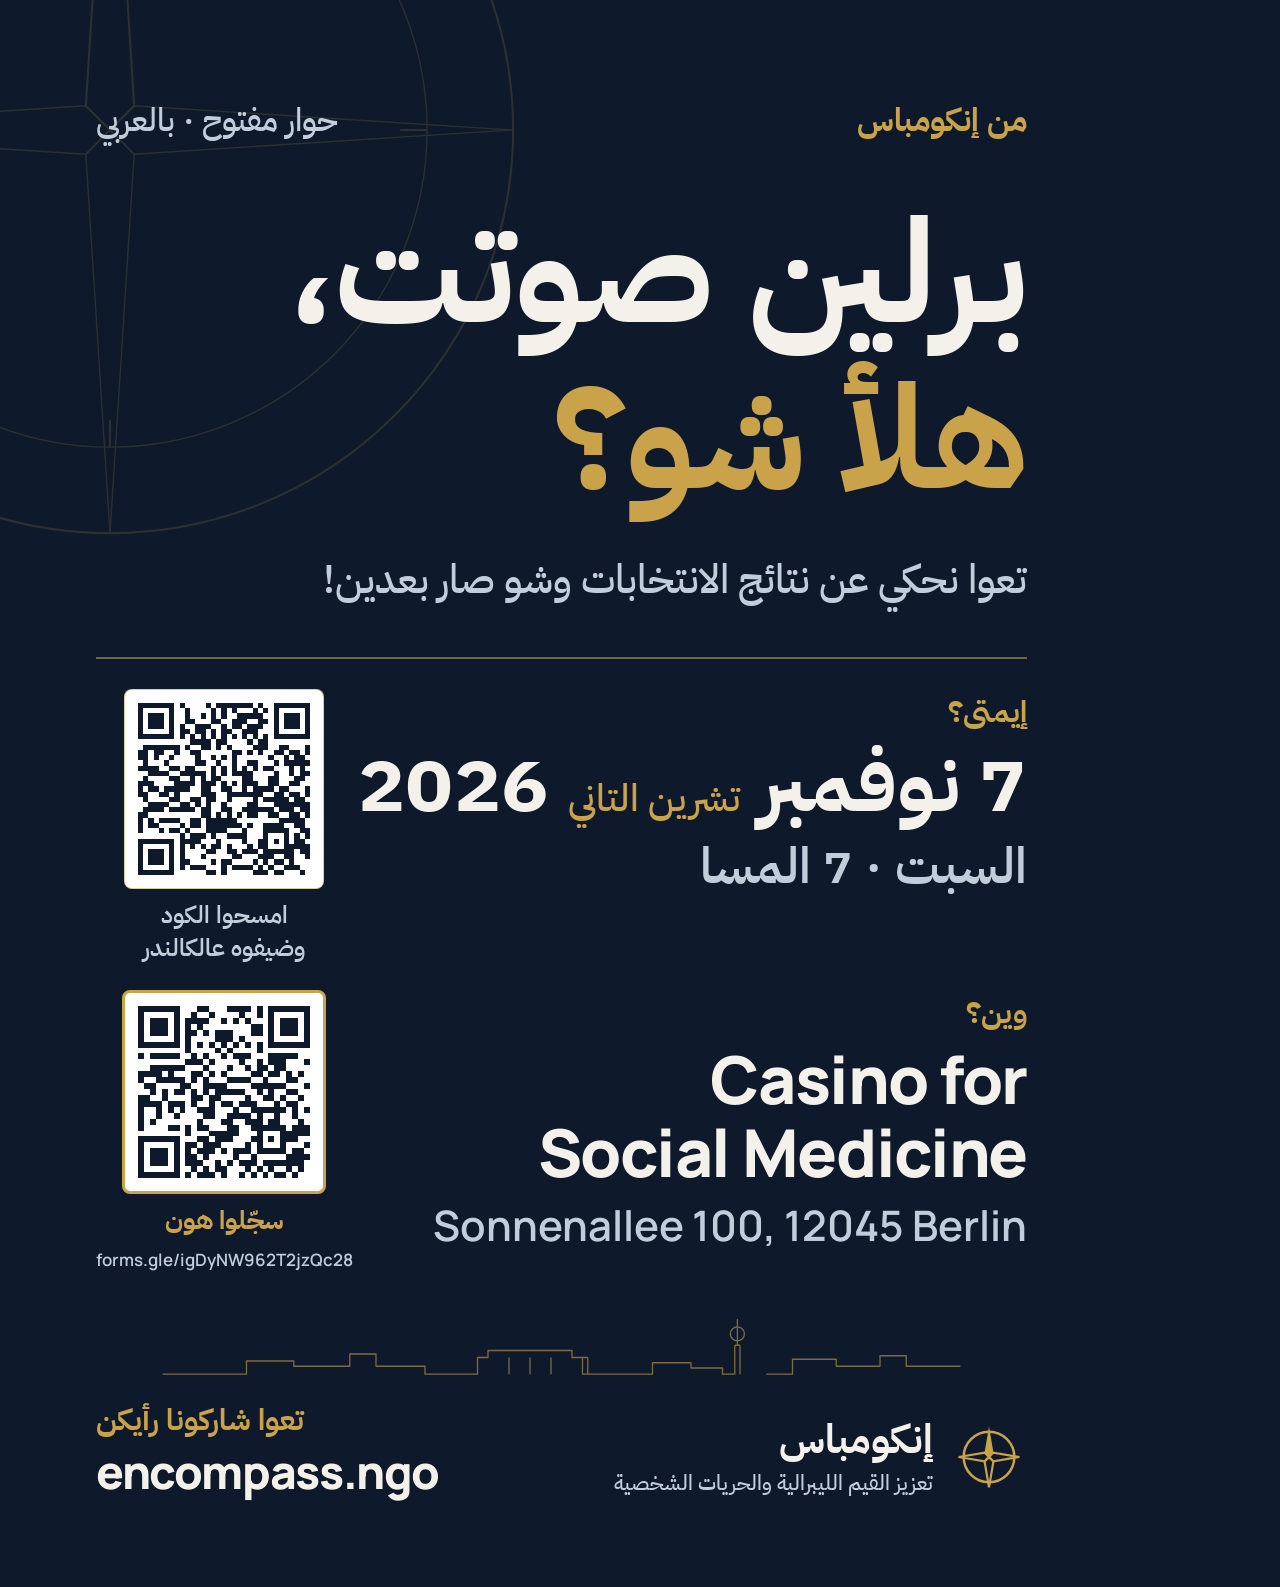
<file: assets/artboards/print-poster-a3.html>
<!DOCTYPE html>
<html lang="en">
<head>
<meta charset="utf-8">
<meta name="viewport" content="width=1123">
<title>Print poster · A3 (297×420 mm)</title>
<link rel="stylesheet" href="fonts.css">
<style>
  html, body { margin: 0; background: #0E1A2B; }
  body { width: 1123px; height: 1587px; overflow: hidden; }
  a { color: #C9A24A; } a:hover { color: #E2C07A; }
  /* For PDF export: one page at the artboard's size, with backgrounds */
  @page { size: 297mm 420mm; margin: 0; }
  * { -webkit-print-color-adjust: exact; print-color-adjust: exact; }
</style>
</head>
<body>
<div dir="rtl" style="width: 1123px; height: 1587px; box-sizing: border-box; position: relative; overflow: hidden; background: #0E1A2B; color: #F4F1EA; font-family: 'IBM Plex Sans Arabic', 'Noto Sans Arabic', Tahoma, sans-serif; padding: 96px 96px 88px; display: flex; flex-direction: column; justify-content: space-between;">
  <svg width="860" height="860" viewBox="0 0 640 640" fill="none" aria-hidden="true" style="position: absolute; top: -300px; left: -320px; opacity: 0.16;">
    <circle cx="320" cy="320" r="300" stroke="#C9A24A" stroke-width="1.5"/>
    <circle cx="320" cy="320" r="236" stroke="#C9A24A" stroke-width="1"/>
    <path d="M320 20 L338 302 L320 320 L302 302 Z" stroke="#C9A24A" stroke-width="1.5"/>
    <path d="M320 620 L338 338 L320 320 L302 338 Z" stroke="#C9A24A" stroke-width="1"/>
    <path d="M20 320 L302 302 L320 320 L302 338 Z" stroke="#C9A24A" stroke-width="1"/>
    <path d="M620 320 L338 302 L320 320 L338 338 Z" stroke="#C9A24A" stroke-width="1"/>
    <line x1="320" y1="84" x2="320" y2="104" stroke="#C9A24A" stroke-width="1.5"/>
    <line x1="320" y1="536" x2="320" y2="556" stroke="#C9A24A" stroke-width="1.5"/>
    <line x1="84" y1="320" x2="104" y2="320" stroke="#C9A24A" stroke-width="1.5"/>
    <line x1="536" y1="320" x2="556" y2="320" stroke="#C9A24A" stroke-width="1.5"/>
  </svg>
  <div style="display: flex; justify-content: space-between; align-items: center; position: relative;">
    <div style="font-size: 32px; font-weight: 700; color: #C9A24A;">من إنكومباس</div>
    <div style="font-size: 32px; font-weight: 500; color: #C3CCDA;">حوار مفتوح · بالعربي</div>
  </div>
  <div style="display: flex; flex-direction: column; gap: 28px; position: relative;">
    <h1 style="margin: 0px; font-size: 144px; font-weight: 700; line-height: 1.15; color: #F4F1EA;">برلين صوتت،<br><span style="color: #C9A24A;">هلأ شو؟</span></h1>
    <p style="margin: 0px; font-size: 40px; font-weight: 500; line-height: 1.45; color: #C3CCDA;">تعوا نحكي عن نتائج الانتخابات وشو صار بعدين!</p>
  </div>
  <div style="display: flex; flex-direction: column; gap: 26px; border-top: 2px solid rgba(201, 162, 74, 0.55); padding-top: 30px; position: relative;">
    <div style="display: flex; justify-content: space-between; align-items: flex-start; gap: 40px;">
      <div style="display: flex; flex-direction: column; gap: 4px; min-width: 0px;">
        <div style="font-size: 30px; font-weight: 700; color: #C9A24A;">إيمتى؟</div>
        <div style="font-size: 80px; font-weight: 700; line-height: 1.15; color: #F4F1EA; white-space: nowrap;">7 نوفمبر <span style="font-size: 38px; font-weight: 500; color: #C9A24A;">تشرين التاني</span> 2026</div>
        <div style="font-size: 50px; font-weight: 600; line-height: 1.3; color: #C3CCDA; white-space: nowrap;">السبت · 7 المسا</div>
      </div>
      <div style="flex-shrink: 0; width: 256px; display: flex; flex-direction: column; align-items: center; gap: 10px;">
        <div style="background: #FFFFFF; padding: 13px; border-radius: 8px; border: 1.5px solid rgba(201, 162, 74, 0.55); line-height: 0;">
          <svg width="172" height="172" viewBox="0 0 33 33" shape-rendering="crispEdges" role="img" aria-label="QR: add the event to your calendar">
            <path d="M0 0h1v1h-1zM1 0h1v1h-1zM2 0h1v1h-1zM3 0h1v1h-1zM4 0h1v1h-1zM5 0h1v1h-1zM6 0h1v1h-1zM8 0h1v1h-1zM13 0h1v1h-1zM15 0h1v1h-1zM16 0h1v1h-1zM17 0h1v1h-1zM18 0h1v1h-1zM19 0h1v1h-1zM20 0h1v1h-1zM21 0h1v1h-1zM23 0h1v1h-1zM26 0h1v1h-1zM27 0h1v1h-1zM28 0h1v1h-1zM29 0h1v1h-1zM30 0h1v1h-1zM31 0h1v1h-1zM32 0h1v1h-1zM0 1h1v1h-1zM6 1h1v1h-1zM9 1h1v1h-1zM14 1h1v1h-1zM16 1h1v1h-1zM18 1h1v1h-1zM22 1h1v1h-1zM24 1h1v1h-1zM26 1h1v1h-1zM32 1h1v1h-1zM0 2h1v1h-1zM2 2h1v1h-1zM3 2h1v1h-1zM4 2h1v1h-1zM6 2h1v1h-1zM9 2h1v1h-1zM12 2h1v1h-1zM14 2h1v1h-1zM16 2h1v1h-1zM19 2h1v1h-1zM20 2h1v1h-1zM21 2h1v1h-1zM22 2h1v1h-1zM23 2h1v1h-1zM26 2h1v1h-1zM28 2h1v1h-1zM29 2h1v1h-1zM30 2h1v1h-1zM32 2h1v1h-1zM0 3h1v1h-1zM2 3h1v1h-1zM3 3h1v1h-1zM4 3h1v1h-1zM6 3h1v1h-1zM9 3h1v1h-1zM10 3h1v1h-1zM14 3h1v1h-1zM15 3h1v1h-1zM18 3h1v1h-1zM19 3h1v1h-1zM20 3h1v1h-1zM23 3h1v1h-1zM24 3h1v1h-1zM26 3h1v1h-1zM28 3h1v1h-1zM29 3h1v1h-1zM30 3h1v1h-1zM32 3h1v1h-1zM0 4h1v1h-1zM2 4h1v1h-1zM3 4h1v1h-1zM4 4h1v1h-1zM6 4h1v1h-1zM8 4h1v1h-1zM11 4h1v1h-1zM12 4h1v1h-1zM13 4h1v1h-1zM16 4h1v1h-1zM18 4h1v1h-1zM19 4h1v1h-1zM21 4h1v1h-1zM22 4h1v1h-1zM23 4h1v1h-1zM26 4h1v1h-1zM28 4h1v1h-1zM29 4h1v1h-1zM30 4h1v1h-1zM32 4h1v1h-1zM0 5h1v1h-1zM6 5h1v1h-1zM8 5h1v1h-1zM9 5h1v1h-1zM11 5h1v1h-1zM12 5h1v1h-1zM14 5h1v1h-1zM16 5h1v1h-1zM17 5h1v1h-1zM20 5h1v1h-1zM21 5h1v1h-1zM22 5h1v1h-1zM26 5h1v1h-1zM32 5h1v1h-1zM0 6h1v1h-1zM1 6h1v1h-1zM2 6h1v1h-1zM3 6h1v1h-1zM4 6h1v1h-1zM5 6h1v1h-1zM6 6h1v1h-1zM8 6h1v1h-1zM10 6h1v1h-1zM12 6h1v1h-1zM14 6h1v1h-1zM16 6h1v1h-1zM18 6h1v1h-1zM20 6h1v1h-1zM22 6h1v1h-1zM24 6h1v1h-1zM26 6h1v1h-1zM27 6h1v1h-1zM28 6h1v1h-1zM29 6h1v1h-1zM30 6h1v1h-1zM31 6h1v1h-1zM32 6h1v1h-1zM10 7h1v1h-1zM11 7h1v1h-1zM12 7h1v1h-1zM13 7h1v1h-1zM15 7h1v1h-1zM16 7h1v1h-1zM21 7h1v1h-1zM23 7h1v1h-1zM24 7h1v1h-1zM1 8h1v1h-1zM2 8h1v1h-1zM3 8h1v1h-1zM4 8h1v1h-1zM5 8h1v1h-1zM6 8h1v1h-1zM7 8h1v1h-1zM9 8h1v1h-1zM12 8h1v1h-1zM13 8h1v1h-1zM15 8h1v1h-1zM17 8h1v1h-1zM22 8h1v1h-1zM23 8h1v1h-1zM24 8h1v1h-1zM27 8h1v1h-1zM28 8h1v1h-1zM32 8h1v1h-1zM0 9h1v1h-1zM1 9h1v1h-1zM3 9h1v1h-1zM4 9h1v1h-1zM7 9h1v1h-1zM10 9h1v1h-1zM11 9h1v1h-1zM18 9h1v1h-1zM19 9h1v1h-1zM21 9h1v1h-1zM23 9h1v1h-1zM26 9h1v1h-1zM27 9h1v1h-1zM29 9h1v1h-1zM30 9h1v1h-1zM32 9h1v1h-1zM0 10h1v1h-1zM1 10h1v1h-1zM3 10h1v1h-1zM6 10h1v1h-1zM11 10h1v1h-1zM14 10h1v1h-1zM16 10h1v1h-1zM18 10h1v1h-1zM25 10h1v1h-1zM28 10h1v1h-1zM30 10h1v1h-1zM31 10h1v1h-1zM1 11h1v1h-1zM5 11h1v1h-1zM11 11h1v1h-1zM12 11h1v1h-1zM15 11h1v1h-1zM18 11h1v1h-1zM21 11h1v1h-1zM22 11h1v1h-1zM26 11h1v1h-1zM28 11h1v1h-1zM29 11h1v1h-1zM30 11h1v1h-1zM31 11h1v1h-1zM32 11h1v1h-1zM0 12h1v1h-1zM1 12h1v1h-1zM2 12h1v1h-1zM3 12h1v1h-1zM6 12h1v1h-1zM7 12h1v1h-1zM9 12h1v1h-1zM10 12h1v1h-1zM14 12h1v1h-1zM16 12h1v1h-1zM18 12h1v1h-1zM20 12h1v1h-1zM22 12h1v1h-1zM24 12h1v1h-1zM25 12h1v1h-1zM29 12h1v1h-1zM31 12h1v1h-1zM2 13h1v1h-1zM3 13h1v1h-1zM4 13h1v1h-1zM5 13h1v1h-1zM8 13h1v1h-1zM9 13h1v1h-1zM10 13h1v1h-1zM11 13h1v1h-1zM12 13h1v1h-1zM14 13h1v1h-1zM16 13h1v1h-1zM18 13h1v1h-1zM19 13h1v1h-1zM20 13h1v1h-1zM21 13h1v1h-1zM26 13h1v1h-1zM29 13h1v1h-1zM31 13h1v1h-1zM32 13h1v1h-1zM1 14h1v1h-1zM6 14h1v1h-1zM7 14h1v1h-1zM10 14h1v1h-1zM12 14h1v1h-1zM14 14h1v1h-1zM15 14h1v1h-1zM20 14h1v1h-1zM21 14h1v1h-1zM25 14h1v1h-1zM26 14h1v1h-1zM30 14h1v1h-1zM31 14h1v1h-1zM0 15h1v1h-1zM1 15h1v1h-1zM2 15h1v1h-1zM7 15h1v1h-1zM8 15h1v1h-1zM9 15h1v1h-1zM10 15h1v1h-1zM12 15h1v1h-1zM13 15h1v1h-1zM14 15h1v1h-1zM16 15h1v1h-1zM18 15h1v1h-1zM20 15h1v1h-1zM21 15h1v1h-1zM22 15h1v1h-1zM25 15h1v1h-1zM26 15h1v1h-1zM29 15h1v1h-1zM30 15h1v1h-1zM0 16h1v1h-1zM2 16h1v1h-1zM3 16h1v1h-1zM5 16h1v1h-1zM6 16h1v1h-1zM7 16h1v1h-1zM8 16h1v1h-1zM9 16h1v1h-1zM12 16h1v1h-1zM13 16h1v1h-1zM16 16h1v1h-1zM17 16h1v1h-1zM20 16h1v1h-1zM22 16h1v1h-1zM23 16h1v1h-1zM24 16h1v1h-1zM25 16h1v1h-1zM27 16h1v1h-1zM28 16h1v1h-1zM32 16h1v1h-1zM0 17h1v1h-1zM1 17h1v1h-1zM4 17h1v1h-1zM5 17h1v1h-1zM7 17h1v1h-1zM12 17h1v1h-1zM13 17h1v1h-1zM14 17h1v1h-1zM17 17h1v1h-1zM18 17h1v1h-1zM19 17h1v1h-1zM20 17h1v1h-1zM21 17h1v1h-1zM22 17h1v1h-1zM23 17h1v1h-1zM26 17h1v1h-1zM27 17h1v1h-1zM29 17h1v1h-1zM30 17h1v1h-1zM32 17h1v1h-1zM1 18h1v1h-1zM6 18h1v1h-1zM7 18h1v1h-1zM10 18h1v1h-1zM11 18h1v1h-1zM13 18h1v1h-1zM14 18h1v1h-1zM17 18h1v1h-1zM22 18h1v1h-1zM24 18h1v1h-1zM25 18h1v1h-1zM26 18h1v1h-1zM27 18h1v1h-1zM28 18h1v1h-1zM30 18h1v1h-1zM31 18h1v1h-1zM2 19h1v1h-1zM3 19h1v1h-1zM4 19h1v1h-1zM5 19h1v1h-1zM8 19h1v1h-1zM9 19h1v1h-1zM11 19h1v1h-1zM13 19h1v1h-1zM16 19h1v1h-1zM21 19h1v1h-1zM22 19h1v1h-1zM26 19h1v1h-1zM27 19h1v1h-1zM28 19h1v1h-1zM29 19h1v1h-1zM30 19h1v1h-1zM31 19h1v1h-1zM32 19h1v1h-1zM1 20h1v1h-1zM2 20h1v1h-1zM3 20h1v1h-1zM4 20h1v1h-1zM6 20h1v1h-1zM7 20h1v1h-1zM8 20h1v1h-1zM9 20h1v1h-1zM10 20h1v1h-1zM12 20h1v1h-1zM13 20h1v1h-1zM16 20h1v1h-1zM17 20h1v1h-1zM20 20h1v1h-1zM21 20h1v1h-1zM22 20h1v1h-1zM23 20h1v1h-1zM24 20h1v1h-1zM25 20h1v1h-1zM27 20h1v1h-1zM28 20h1v1h-1zM29 20h1v1h-1zM31 20h1v1h-1zM32 20h1v1h-1zM0 21h1v1h-1zM1 21h1v1h-1zM12 21h1v1h-1zM13 21h1v1h-1zM15 21h1v1h-1zM17 21h1v1h-1zM19 21h1v1h-1zM21 21h1v1h-1zM22 21h1v1h-1zM25 21h1v1h-1zM26 21h1v1h-1zM29 21h1v1h-1zM30 21h1v1h-1zM32 21h1v1h-1zM0 22h1v1h-1zM2 22h1v1h-1zM4 22h1v1h-1zM5 22h1v1h-1zM6 22h1v1h-1zM7 22h1v1h-1zM10 22h1v1h-1zM11 22h1v1h-1zM13 22h1v1h-1zM14 22h1v1h-1zM15 22h1v1h-1zM16 22h1v1h-1zM17 22h1v1h-1zM18 22h1v1h-1zM27 22h1v1h-1zM28 22h1v1h-1zM29 22h1v1h-1zM30 22h1v1h-1zM31 22h1v1h-1zM0 23h1v1h-1zM2 23h1v1h-1zM3 23h1v1h-1zM8 23h1v1h-1zM10 23h1v1h-1zM11 23h1v1h-1zM13 23h1v1h-1zM14 23h1v1h-1zM15 23h1v1h-1zM16 23h1v1h-1zM17 23h1v1h-1zM18 23h1v1h-1zM19 23h1v1h-1zM21 23h1v1h-1zM24 23h1v1h-1zM25 23h1v1h-1zM26 23h1v1h-1zM27 23h1v1h-1zM30 23h1v1h-1zM31 23h1v1h-1zM0 24h1v1h-1zM4 24h1v1h-1zM6 24h1v1h-1zM7 24h1v1h-1zM9 24h1v1h-1zM13 24h1v1h-1zM14 24h1v1h-1zM15 24h1v1h-1zM16 24h1v1h-1zM20 24h1v1h-1zM24 24h1v1h-1zM25 24h1v1h-1zM26 24h1v1h-1zM27 24h1v1h-1zM28 24h1v1h-1zM31 24h1v1h-1zM32 24h1v1h-1zM8 25h1v1h-1zM10 25h1v1h-1zM11 25h1v1h-1zM12 25h1v1h-1zM14 25h1v1h-1zM17 25h1v1h-1zM18 25h1v1h-1zM19 25h1v1h-1zM20 25h1v1h-1zM24 25h1v1h-1zM28 25h1v1h-1zM30 25h1v1h-1zM32 25h1v1h-1zM0 26h1v1h-1zM1 26h1v1h-1zM2 26h1v1h-1zM3 26h1v1h-1zM4 26h1v1h-1zM5 26h1v1h-1zM6 26h1v1h-1zM8 26h1v1h-1zM9 26h1v1h-1zM10 26h1v1h-1zM11 26h1v1h-1zM15 26h1v1h-1zM20 26h1v1h-1zM23 26h1v1h-1zM24 26h1v1h-1zM26 26h1v1h-1zM28 26h1v1h-1zM30 26h1v1h-1zM31 26h1v1h-1zM0 27h1v1h-1zM6 27h1v1h-1zM8 27h1v1h-1zM10 27h1v1h-1zM12 27h1v1h-1zM14 27h1v1h-1zM15 27h1v1h-1zM17 27h1v1h-1zM21 27h1v1h-1zM23 27h1v1h-1zM24 27h1v1h-1zM28 27h1v1h-1zM29 27h1v1h-1zM30 27h1v1h-1zM31 27h1v1h-1zM32 27h1v1h-1zM0 28h1v1h-1zM2 28h1v1h-1zM3 28h1v1h-1zM4 28h1v1h-1zM6 28h1v1h-1zM8 28h1v1h-1zM13 28h1v1h-1zM14 28h1v1h-1zM17 28h1v1h-1zM18 28h1v1h-1zM20 28h1v1h-1zM21 28h1v1h-1zM22 28h1v1h-1zM24 28h1v1h-1zM25 28h1v1h-1zM26 28h1v1h-1zM27 28h1v1h-1zM28 28h1v1h-1zM29 28h1v1h-1zM31 28h1v1h-1zM32 28h1v1h-1zM0 29h1v1h-1zM2 29h1v1h-1zM3 29h1v1h-1zM4 29h1v1h-1zM6 29h1v1h-1zM8 29h1v1h-1zM12 29h1v1h-1zM18 29h1v1h-1zM19 29h1v1h-1zM23 29h1v1h-1zM24 29h1v1h-1zM25 29h1v1h-1zM28 29h1v1h-1zM29 29h1v1h-1zM32 29h1v1h-1zM0 30h1v1h-1zM2 30h1v1h-1zM3 30h1v1h-1zM4 30h1v1h-1zM6 30h1v1h-1zM8 30h1v1h-1zM9 30h1v1h-1zM14 30h1v1h-1zM16 30h1v1h-1zM17 30h1v1h-1zM22 30h1v1h-1zM24 30h1v1h-1zM26 30h1v1h-1zM27 30h1v1h-1zM29 30h1v1h-1zM0 31h1v1h-1zM6 31h1v1h-1zM8 31h1v1h-1zM10 31h1v1h-1zM11 31h1v1h-1zM12 31h1v1h-1zM16 31h1v1h-1zM18 31h1v1h-1zM19 31h1v1h-1zM20 31h1v1h-1zM21 31h1v1h-1zM23 31h1v1h-1zM25 31h1v1h-1zM28 31h1v1h-1zM29 31h1v1h-1zM30 31h1v1h-1zM0 32h1v1h-1zM1 32h1v1h-1zM2 32h1v1h-1zM3 32h1v1h-1zM4 32h1v1h-1zM5 32h1v1h-1zM6 32h1v1h-1zM13 32h1v1h-1zM14 32h1v1h-1zM16 32h1v1h-1zM22 32h1v1h-1zM23 32h1v1h-1zM24 32h1v1h-1zM26 32h1v1h-1zM27 32h1v1h-1zM31 32h1v1h-1z" fill="#0E1A2B"/>
          </svg>
        </div>
        <div style="font-size: 24px; font-weight: 600; line-height: 1.35; color: #C3CCDA; text-align: center;">امسحوا الكود<br>وضيفوه عالكالندر</div>
      </div>
    </div>
    <div style="display: flex; justify-content: space-between; align-items: flex-start; gap: 40px;">
      <div style="display: flex; flex-direction: column; gap: 8px; min-width: 0px;">
        <div style="font-size: 30px; font-weight: 700; color: #C9A24A;">وين؟</div>
        <div dir="ltr" style="font-family: Manrope, 'Helvetica Neue', Helvetica, sans-serif; font-size: 66px; font-weight: 800; letter-spacing: -0.02em; line-height: 1.1; color: #F4F1EA; text-align: right;">Casino for<br>Social Medicine</div>
        <div dir="ltr" style="font-family: Manrope, 'Helvetica Neue', Helvetica, sans-serif; font-size: 42px; font-weight: 600; line-height: 1.4; color: #C3CCDA; text-align: right;">Sonnenallee 100, 12045 Berlin</div>
      </div>
      <!-- Registration QR: https://forms.gle/igDyNW962T2jzQc28 -->
      <div style="flex-shrink: 0; width: 256px; display: flex; flex-direction: column; align-items: center; gap: 10px;">
        <div style="background: #FFFFFF; padding: 13px; border-radius: 8px; border: 3px solid #C9A24A; line-height: 0;">
          <svg width="172" height="172" viewBox="0 0 29 29" shape-rendering="crispEdges" role="img" aria-label="QR: register for the event at forms.gle/igDyNW962T2jzQc28">
            <path d="M0 0h1v1h-1zM1 0h1v1h-1zM2 0h1v1h-1zM3 0h1v1h-1zM4 0h1v1h-1zM5 0h1v1h-1zM6 0h1v1h-1zM10 0h1v1h-1zM11 0h1v1h-1zM15 0h1v1h-1zM16 0h1v1h-1zM17 0h1v1h-1zM18 0h1v1h-1zM20 0h1v1h-1zM22 0h1v1h-1zM23 0h1v1h-1zM24 0h1v1h-1zM25 0h1v1h-1zM26 0h1v1h-1zM27 0h1v1h-1zM28 0h1v1h-1zM0 1h1v1h-1zM6 1h1v1h-1zM9 1h1v1h-1zM12 1h1v1h-1zM17 1h1v1h-1zM20 1h1v1h-1zM22 1h1v1h-1zM28 1h1v1h-1zM0 2h1v1h-1zM2 2h1v1h-1zM3 2h1v1h-1zM4 2h1v1h-1zM6 2h1v1h-1zM8 2h1v1h-1zM9 2h1v1h-1zM10 2h1v1h-1zM11 2h1v1h-1zM14 2h1v1h-1zM16 2h1v1h-1zM18 2h1v1h-1zM22 2h1v1h-1zM24 2h1v1h-1zM25 2h1v1h-1zM26 2h1v1h-1zM28 2h1v1h-1zM0 3h1v1h-1zM2 3h1v1h-1zM3 3h1v1h-1zM4 3h1v1h-1zM6 3h1v1h-1zM8 3h1v1h-1zM10 3h1v1h-1zM19 3h1v1h-1zM20 3h1v1h-1zM22 3h1v1h-1zM24 3h1v1h-1zM25 3h1v1h-1zM26 3h1v1h-1zM28 3h1v1h-1zM0 4h1v1h-1zM2 4h1v1h-1zM3 4h1v1h-1zM4 4h1v1h-1zM6 4h1v1h-1zM8 4h1v1h-1zM9 4h1v1h-1zM11 4h1v1h-1zM13 4h1v1h-1zM14 4h1v1h-1zM15 4h1v1h-1zM19 4h1v1h-1zM20 4h1v1h-1zM22 4h1v1h-1zM24 4h1v1h-1zM25 4h1v1h-1zM26 4h1v1h-1zM28 4h1v1h-1zM0 5h1v1h-1zM6 5h1v1h-1zM8 5h1v1h-1zM13 5h1v1h-1zM14 5h1v1h-1zM15 5h1v1h-1zM17 5h1v1h-1zM22 5h1v1h-1zM28 5h1v1h-1zM0 6h1v1h-1zM1 6h1v1h-1zM2 6h1v1h-1zM3 6h1v1h-1zM4 6h1v1h-1zM5 6h1v1h-1zM6 6h1v1h-1zM8 6h1v1h-1zM10 6h1v1h-1zM12 6h1v1h-1zM14 6h1v1h-1zM16 6h1v1h-1zM18 6h1v1h-1zM20 6h1v1h-1zM22 6h1v1h-1zM23 6h1v1h-1zM24 6h1v1h-1zM25 6h1v1h-1zM26 6h1v1h-1zM27 6h1v1h-1zM28 6h1v1h-1zM8 7h1v1h-1zM13 7h1v1h-1zM15 7h1v1h-1zM20 7h1v1h-1zM0 8h1v1h-1zM2 8h1v1h-1zM3 8h1v1h-1zM4 8h1v1h-1zM5 8h1v1h-1zM6 8h1v1h-1zM9 8h1v1h-1zM11 8h1v1h-1zM14 8h1v1h-1zM16 8h1v1h-1zM17 8h1v1h-1zM18 8h1v1h-1zM22 8h1v1h-1zM23 8h1v1h-1zM24 8h1v1h-1zM25 8h1v1h-1zM26 8h1v1h-1zM8 9h1v1h-1zM9 9h1v1h-1zM10 9h1v1h-1zM12 9h1v1h-1zM17 9h1v1h-1zM20 9h1v1h-1zM22 9h1v1h-1zM23 9h1v1h-1zM24 9h1v1h-1zM28 9h1v1h-1zM2 10h1v1h-1zM3 10h1v1h-1zM4 10h1v1h-1zM5 10h1v1h-1zM6 10h1v1h-1zM7 10h1v1h-1zM11 10h1v1h-1zM15 10h1v1h-1zM18 10h1v1h-1zM20 10h1v1h-1zM21 10h1v1h-1zM23 10h1v1h-1zM24 10h1v1h-1zM0 11h1v1h-1zM1 11h1v1h-1zM2 11h1v1h-1zM3 11h1v1h-1zM5 11h1v1h-1zM9 11h1v1h-1zM10 11h1v1h-1zM12 11h1v1h-1zM14 11h1v1h-1zM19 11h1v1h-1zM20 11h1v1h-1zM22 11h1v1h-1zM23 11h1v1h-1zM25 11h1v1h-1zM27 11h1v1h-1zM0 12h1v1h-1zM3 12h1v1h-1zM4 12h1v1h-1zM5 12h1v1h-1zM6 12h1v1h-1zM7 12h1v1h-1zM9 12h1v1h-1zM11 12h1v1h-1zM15 12h1v1h-1zM16 12h1v1h-1zM17 12h1v1h-1zM18 12h1v1h-1zM21 12h1v1h-1zM25 12h1v1h-1zM26 12h1v1h-1zM1 13h1v1h-1zM2 13h1v1h-1zM7 13h1v1h-1zM8 13h1v1h-1zM11 13h1v1h-1zM12 13h1v1h-1zM13 13h1v1h-1zM14 13h1v1h-1zM19 13h1v1h-1zM20 13h1v1h-1zM21 13h1v1h-1zM22 13h1v1h-1zM23 13h1v1h-1zM24 13h1v1h-1zM28 13h1v1h-1zM2 14h1v1h-1zM4 14h1v1h-1zM6 14h1v1h-1zM7 14h1v1h-1zM9 14h1v1h-1zM11 14h1v1h-1zM13 14h1v1h-1zM14 14h1v1h-1zM15 14h1v1h-1zM16 14h1v1h-1zM17 14h1v1h-1zM20 14h1v1h-1zM22 14h1v1h-1zM25 14h1v1h-1zM26 14h1v1h-1zM0 15h1v1h-1zM1 15h1v1h-1zM4 15h1v1h-1zM9 15h1v1h-1zM10 15h1v1h-1zM12 15h1v1h-1zM13 15h1v1h-1zM18 15h1v1h-1zM21 15h1v1h-1zM22 15h1v1h-1zM24 15h1v1h-1zM27 15h1v1h-1zM0 16h1v1h-1zM1 16h1v1h-1zM2 16h1v1h-1zM3 16h1v1h-1zM5 16h1v1h-1zM6 16h1v1h-1zM7 16h1v1h-1zM9 16h1v1h-1zM12 16h1v1h-1zM14 16h1v1h-1zM15 16h1v1h-1zM17 16h1v1h-1zM18 16h1v1h-1zM19 16h1v1h-1zM23 16h1v1h-1zM25 16h1v1h-1zM26 16h1v1h-1zM0 17h1v1h-1zM3 17h1v1h-1zM5 17h1v1h-1zM7 17h1v1h-1zM10 17h1v1h-1zM11 17h1v1h-1zM12 17h1v1h-1zM16 17h1v1h-1zM19 17h1v1h-1zM20 17h1v1h-1zM21 17h1v1h-1zM22 17h1v1h-1zM23 17h1v1h-1zM24 17h1v1h-1zM26 17h1v1h-1zM28 17h1v1h-1zM0 18h1v1h-1zM3 18h1v1h-1zM6 18h1v1h-1zM11 18h1v1h-1zM12 18h1v1h-1zM15 18h1v1h-1zM16 18h1v1h-1zM17 18h1v1h-1zM18 18h1v1h-1zM20 18h1v1h-1zM23 18h1v1h-1zM26 18h1v1h-1zM0 19h1v1h-1zM2 19h1v1h-1zM10 19h1v1h-1zM14 19h1v1h-1zM15 19h1v1h-1zM18 19h1v1h-1zM19 19h1v1h-1zM20 19h1v1h-1zM22 19h1v1h-1zM23 19h1v1h-1zM27 19h1v1h-1zM0 20h1v1h-1zM5 20h1v1h-1zM6 20h1v1h-1zM8 20h1v1h-1zM10 20h1v1h-1zM11 20h1v1h-1zM15 20h1v1h-1zM16 20h1v1h-1zM19 20h1v1h-1zM20 20h1v1h-1zM21 20h1v1h-1zM22 20h1v1h-1zM23 20h1v1h-1zM24 20h1v1h-1zM26 20h1v1h-1zM27 20h1v1h-1zM28 20h1v1h-1zM8 21h1v1h-1zM12 21h1v1h-1zM13 21h1v1h-1zM14 21h1v1h-1zM15 21h1v1h-1zM16 21h1v1h-1zM20 21h1v1h-1zM24 21h1v1h-1zM25 21h1v1h-1zM26 21h1v1h-1zM27 21h1v1h-1zM28 21h1v1h-1zM0 22h1v1h-1zM1 22h1v1h-1zM2 22h1v1h-1zM3 22h1v1h-1zM4 22h1v1h-1zM5 22h1v1h-1zM6 22h1v1h-1zM10 22h1v1h-1zM11 22h1v1h-1zM13 22h1v1h-1zM14 22h1v1h-1zM15 22h1v1h-1zM19 22h1v1h-1zM20 22h1v1h-1zM22 22h1v1h-1zM24 22h1v1h-1zM25 22h1v1h-1zM26 22h1v1h-1zM0 23h1v1h-1zM6 23h1v1h-1zM8 23h1v1h-1zM9 23h1v1h-1zM11 23h1v1h-1zM12 23h1v1h-1zM13 23h1v1h-1zM18 23h1v1h-1zM20 23h1v1h-1zM24 23h1v1h-1zM28 23h1v1h-1zM0 24h1v1h-1zM2 24h1v1h-1zM3 24h1v1h-1zM4 24h1v1h-1zM6 24h1v1h-1zM8 24h1v1h-1zM10 24h1v1h-1zM11 24h1v1h-1zM12 24h1v1h-1zM14 24h1v1h-1zM16 24h1v1h-1zM17 24h1v1h-1zM18 24h1v1h-1zM20 24h1v1h-1zM21 24h1v1h-1zM22 24h1v1h-1zM23 24h1v1h-1zM24 24h1v1h-1zM26 24h1v1h-1zM27 24h1v1h-1zM0 25h1v1h-1zM2 25h1v1h-1zM3 25h1v1h-1zM4 25h1v1h-1zM6 25h1v1h-1zM8 25h1v1h-1zM9 25h1v1h-1zM11 25h1v1h-1zM16 25h1v1h-1zM19 25h1v1h-1zM25 25h1v1h-1zM26 25h1v1h-1zM27 25h1v1h-1zM28 25h1v1h-1zM0 26h1v1h-1zM2 26h1v1h-1zM3 26h1v1h-1zM4 26h1v1h-1zM6 26h1v1h-1zM8 26h1v1h-1zM9 26h1v1h-1zM10 26h1v1h-1zM13 26h1v1h-1zM15 26h1v1h-1zM17 26h1v1h-1zM18 26h1v1h-1zM19 26h1v1h-1zM21 26h1v1h-1zM22 26h1v1h-1zM23 26h1v1h-1zM24 26h1v1h-1zM25 26h1v1h-1zM26 26h1v1h-1zM27 26h1v1h-1zM0 27h1v1h-1zM6 27h1v1h-1zM9 27h1v1h-1zM11 27h1v1h-1zM13 27h1v1h-1zM14 27h1v1h-1zM18 27h1v1h-1zM20 27h1v1h-1zM22 27h1v1h-1zM25 27h1v1h-1zM27 27h1v1h-1zM0 28h1v1h-1zM1 28h1v1h-1zM2 28h1v1h-1zM3 28h1v1h-1zM4 28h1v1h-1zM5 28h1v1h-1zM6 28h1v1h-1zM8 28h1v1h-1zM10 28h1v1h-1zM11 28h1v1h-1zM12 28h1v1h-1zM14 28h1v1h-1zM17 28h1v1h-1zM19 28h1v1h-1zM21 28h1v1h-1zM23 28h1v1h-1zM24 28h1v1h-1zM26 28h1v1h-1z" fill="#0E1A2B"/>
          </svg>
        </div>
        <div style="font-size: 26px; font-weight: 700; line-height: 1.3; color: #C9A24A; text-align: center;">سجّلوا هون</div>
        <div dir="ltr" style="font-family: Manrope, 'Helvetica Neue', Helvetica, sans-serif; font-size: 17px; font-weight: 600; color: #C3CCDA;">forms.gle/igDyNW962T2jzQc28</div>
      </div>
    </div>
  </div>
  <div style="display: flex; flex-direction: column; gap: 22px; position: relative;">
    <svg width="931" height="56" viewBox="0 0 912 64" fill="none" aria-hidden="true" style="display: block; opacity: 0.6;">
      <path d="M0 63 H96 V48 H150 V54 H214 V40 H244 V54 H300 V63 H360 V44 H372 V36 H468 V44 H480 V63 H486 V44 M396 63 V44 M420 63 V44 M444 63 V44 M480 44 H486 M486 63 H560 V50 H604 V56 H640 V63 H654 V30 M660 63 V30 M654 30 H660 M657 30 V8 M657 8 V0 M690 63 H720 V46 H770 V54 H820 V42 H850 V54 H912" stroke="#C9A24A" stroke-width="1.5" stroke-linejoin="round"/>
      <circle cx="657" cy="17" r="8" stroke="#C9A24A" stroke-width="1.5"/>
    </svg>
    <div style="display: flex; justify-content: space-between; align-items: flex-end; gap: 28px;">
      <div style="display: flex; align-items: center; gap: 18px;">
        <svg width="76" height="76" viewBox="0 0 120 120" fill="none" aria-hidden="true">
          <circle cx="60" cy="60" r="40" stroke="#C9A24A" stroke-width="4"/>
          <path d="M60 12 L67 53 L60 60 L53 53 Z" fill="#C9A24A"/>
          <path d="M60 108 L67 67 L60 60 L53 67 Z" stroke="#C9A24A" stroke-width="3.5"/>
          <path d="M12 60 L53 53 L60 60 L53 67 Z" stroke="#C9A24A" stroke-width="3.5"/>
          <path d="M108 60 L67 53 L60 60 L67 67 Z" stroke="#C9A24A" stroke-width="3.5"/>
        </svg>
        <div style="display: flex; flex-direction: column; gap: 2px;">
          <div style="font-size: 40px; font-weight: 700; line-height: 1.25; color: #F4F1EA;">إنكومباس</div>
          <div style="font-size: 21px; font-weight: 500; color: #C3CCDA;">تعزيز القيم الليبرالية والحريات الشخصية</div>
        </div>
      </div>
      <div style="display: flex; flex-direction: column; align-items: flex-end; gap: 4px;">
        <div style="font-size: 30px; font-weight: 700; color: #C9A24A;">تعوا شاركونا رأيكن</div>
        <div dir="ltr" style="font-family: Manrope, 'Helvetica Neue', Helvetica, sans-serif; font-size: 46px; font-weight: 800; letter-spacing: -0.03em; line-height: 1.15; color: #F4F1EA;">encompass.ngo</div>
      </div>
    </div>
  </div>
</div>
</body>
</html>
</file>
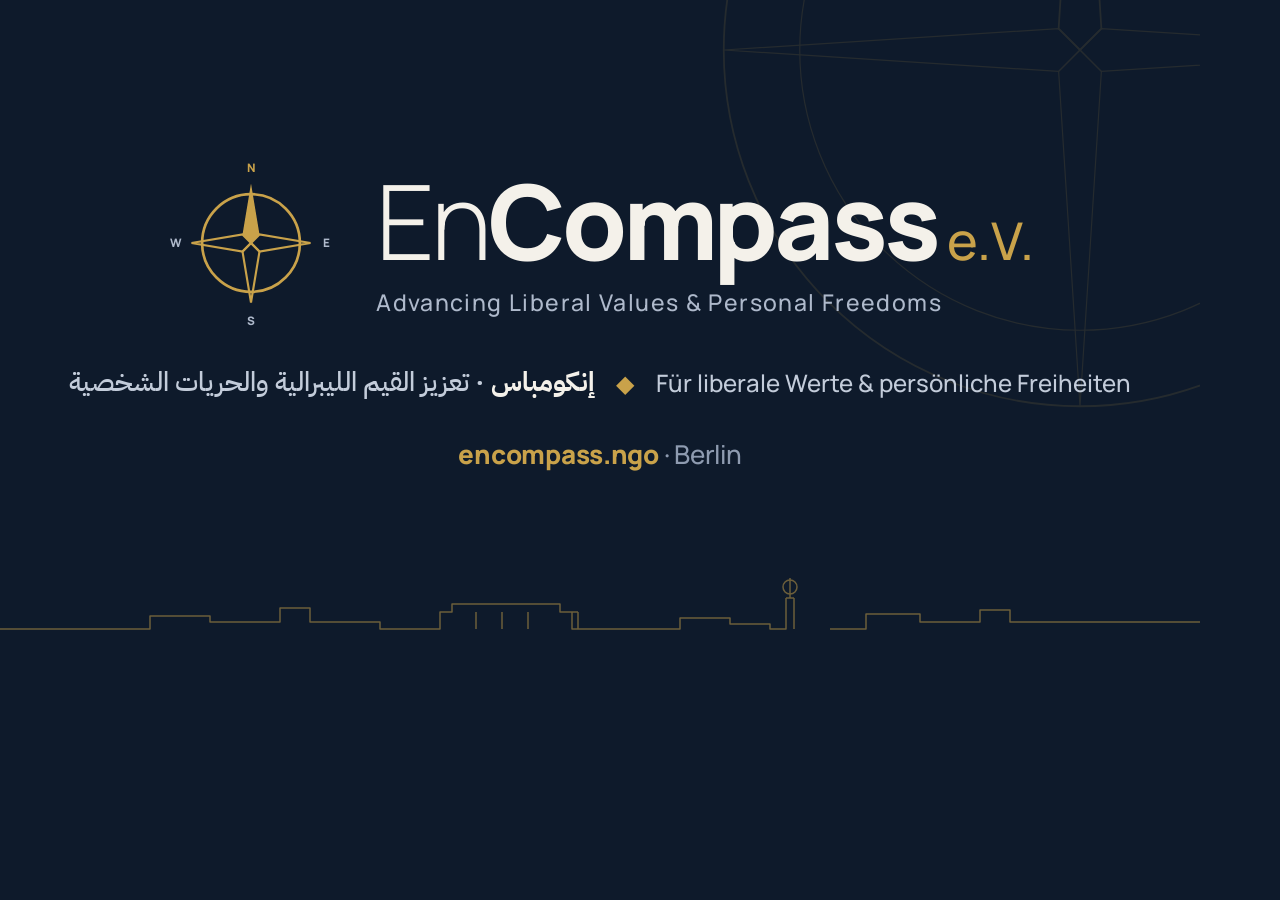
<file: assets/artboards/social-preview.html>
<!DOCTYPE html>
<html lang="en">
<head>
<meta charset="utf-8">
<meta name="viewport" content="width=1200">
<title>Social preview · encompass.ngo</title>
<link rel="stylesheet" href="fonts.css">
<style>
  html, body { margin: 0; background: #0E1A2B; }
  body { width: 1200px; height: 630px; overflow: hidden; }
  /* For PDF export: one page at the artboard's size, with backgrounds */
  @page { size: 1200px 630px; margin: 0; }
  * { -webkit-print-color-adjust: exact; print-color-adjust: exact; }
</style>
</head>
<body>
<!-- Link preview image (Open Graph / Twitter): 1200 × 630. Copied to /og-image.png at the site root.
     Some apps crop to a square or 1.91:1, so the logo and names stay in the middle. -->
<div style="width: 1200px; height: 630px; box-sizing: border-box; position: relative; overflow: hidden; background: #0E1A2B; color: #F4F1EA; font-family: Manrope, 'Helvetica Neue', Helvetica, sans-serif; display: flex; flex-direction: column; align-items: center; justify-content: center; gap: 34px;">

  <!-- Faint compass ring, top right -->
  <svg width="760" height="760" viewBox="0 0 640 640" fill="none" aria-hidden="true" style="position: absolute; top: -330px; right: -260px; opacity: 0.12;">
    <circle cx="320" cy="320" r="300" stroke="#C9A24A" stroke-width="1.5"/>
    <circle cx="320" cy="320" r="236" stroke="#C9A24A" stroke-width="1"/>
    <path d="M320 20 L338 302 L320 320 L302 302 Z" stroke="#C9A24A" stroke-width="1.5"/>
    <path d="M320 620 L338 338 L320 320 L302 338 Z" stroke="#C9A24A" stroke-width="1"/>
    <path d="M20 320 L302 302 L320 320 L302 338 Z" stroke="#C9A24A" stroke-width="1"/>
    <path d="M620 320 L338 302 L320 320 L338 338 Z" stroke="#C9A24A" stroke-width="1"/>
  </svg>

  <!-- Berlin skyline along the bottom -->
  <svg width="1200" height="56" viewBox="0 0 1200 56" preserveAspectRatio="none" fill="none" aria-hidden="true" style="position: absolute; left: 0; bottom: 0; opacity: 0.5;">
    <path d="M0 55 H150 V42 H210 V48 H280 V34 H310 V48 H380 V55 H440 V38 H452 V30 H560 V38 H572 V55 H578 V38 M476 55 V38 M502 55 V38 M528 55 V38 M572 38 H578 M578 55 H680 V44 H730 V50 H770 V55 H786 V24 M794 55 V24 M786 24 H794 M790 24 V4 M830 55 H866 V40 H920 V48 H980 V36 H1010 V48 H1200" stroke="#C9A24A" stroke-width="1.5" stroke-linejoin="round"/>
    <circle cx="790" cy="13" r="7" stroke="#C9A24A" stroke-width="1.5"/>
  </svg>

  <!-- Primary logo -->
  <div style="position: relative; display: flex; align-items: center; gap: 40px;">
    <svg width="170" height="170" viewBox="0 0 160 160" fill="none" role="img" aria-label="EnCompass compass mark">
      <circle cx="80" cy="80" r="46" stroke="#C9A24A" stroke-width="2.5"/>
      <path d="M80 24 L88 72 L80 80 L72 72 Z" fill="#C9A24A"/>
      <path d="M80 136 L88 88 L80 80 L72 88 Z" stroke="#C9A24A" stroke-width="2"/>
      <path d="M24 80 L72 72 L80 80 L72 88 Z" stroke="#C9A24A" stroke-width="2"/>
      <path d="M136 80 L88 72 L80 80 L88 88 Z" stroke="#C9A24A" stroke-width="2"/>
      <text x="80" y="13" text-anchor="middle" font-family="Manrope, sans-serif" font-size="11" font-weight="800" fill="#C9A24A">N</text>
      <text x="80" y="157" text-anchor="middle" font-family="Manrope, sans-serif" font-size="11" font-weight="800" fill="#AEB9CB">S</text>
      <text x="151" y="84" text-anchor="middle" font-family="Manrope, sans-serif" font-size="11" font-weight="800" fill="#AEB9CB">E</text>
      <text x="9" y="84" text-anchor="middle" font-family="Manrope, sans-serif" font-size="11" font-weight="800" fill="#AEB9CB">W</text>
    </svg>
    <div style="display: flex; flex-direction: column; gap: 14px;">
      <div style="font-size: 104px; letter-spacing: -0.04em; line-height: 1; white-space: nowrap;"><span style="font-weight: 300;">En</span><span style="font-weight: 800;">Compass</span><span style="font-weight: 500; color: #C9A24A; font-size: 52px; letter-spacing: 0;"> e.V.</span></div>
      <div style="font-size: 23px; font-weight: 500; letter-spacing: 0.06em; color: #AEB9CB; white-space: nowrap;">Advancing Liberal Values &amp; Personal Freedoms</div>
    </div>
  </div>

  <!-- The same promise in Arabic and German -->
  <div style="position: relative; display: flex; align-items: center; gap: 22px; font-size: 24px; font-weight: 500; color: #C3CCDA; white-space: nowrap;">
    <span lang="ar" dir="rtl" style="font-family: 'IBM Plex Sans Arabic', 'Noto Sans Arabic', Tahoma, sans-serif; font-size: 27px;"><b style="color: #F4F1EA; font-weight: 700;">إنكومباس</b> · تعزيز القيم الليبرالية والحريات الشخصية</span>
    <span style="color: #C9A24A;">◆</span>
    <span lang="de">Für liberale Werte &amp; persönliche Freiheiten</span>
  </div>

  <div style="position: relative; font-size: 26px; font-weight: 800; letter-spacing: -0.01em; color: #C9A24A;">encompass.ngo <span style="font-weight: 500; color: #8E9BB0;">· Berlin</span></div>
</div>
</body>
</html>
</file>
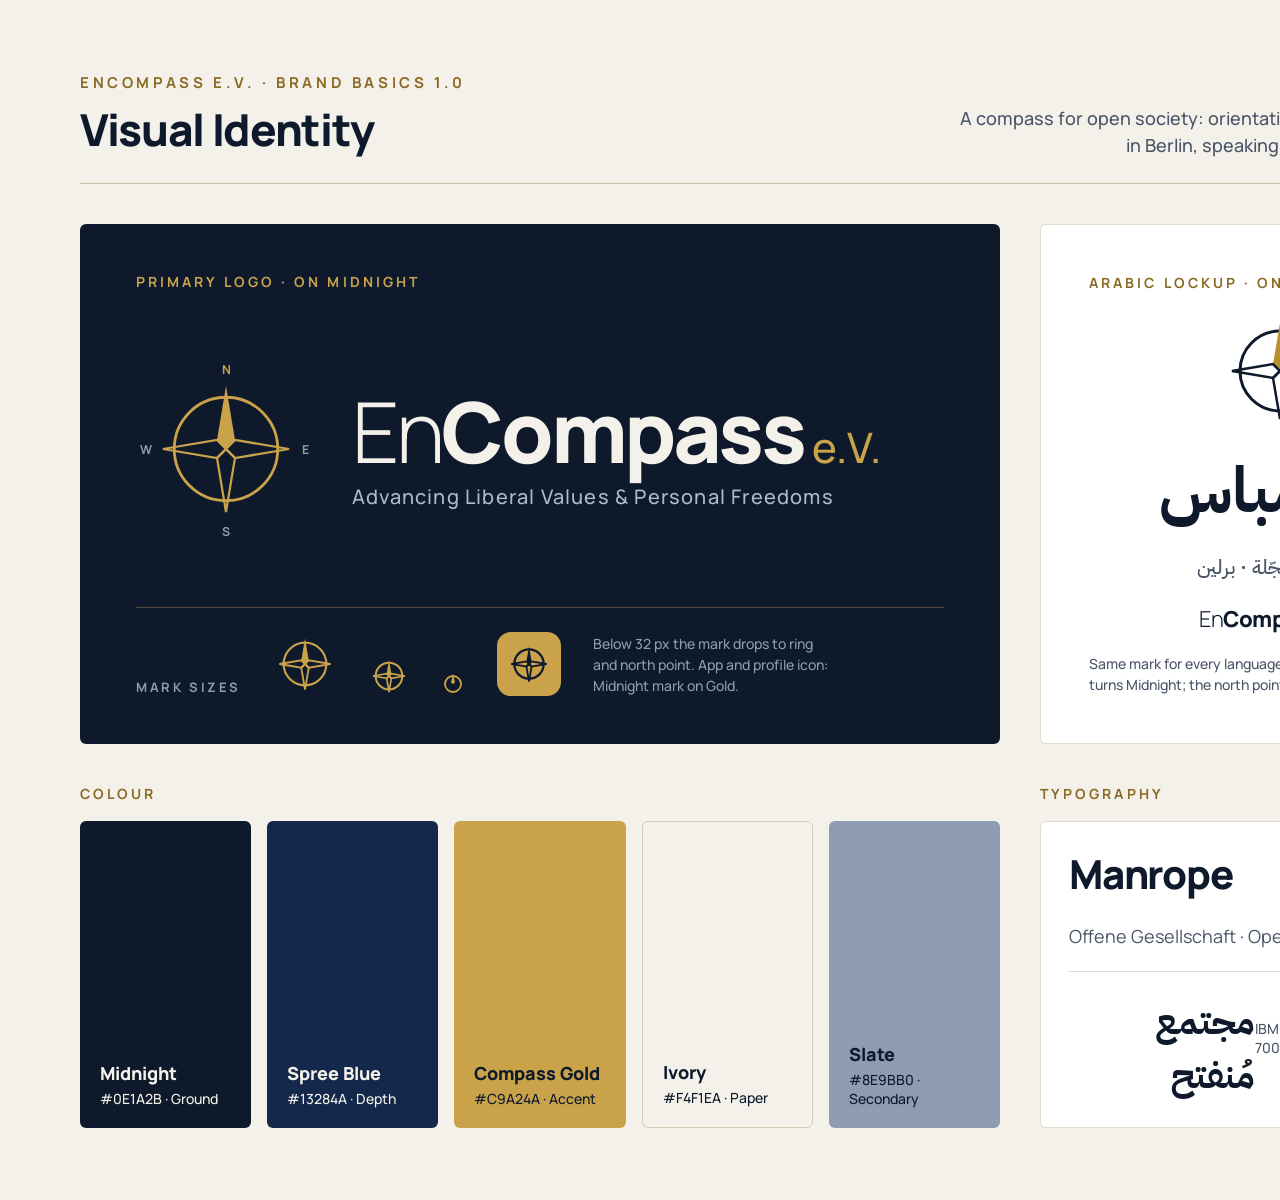
<file: assets/artboards/visual-identity.html>
<!DOCTYPE html>
<html lang="en">
<head>
<meta charset="utf-8">
<meta name="viewport" content="width=1600">
<title>EnCompass e.V. · Visual Identity</title>
<link rel="stylesheet" href="fonts.css">
<style>
  html, body { margin: 0; background: #0E1A2B; }
  body { width: 1600px; height: 1200px; overflow: hidden; }
  a { color: #C9A24A; } a:hover { color: #E2C07A; }
  /* For PDF export: one page at the artboard's size, with backgrounds */
  @page { size: 1600px 1200px; margin: 0; }
  * { -webkit-print-color-adjust: exact; print-color-adjust: exact; }
</style>
</head>
<body>
<div style="width: 1600px; height: 1200px; box-sizing: border-box; background: #F4F1EA; color: #0E1A2B; font-family: Manrope, 'Helvetica Neue', Helvetica, sans-serif; padding: 72px 80px; display: flex; flex-direction: column; gap: 40px;">
  <div style="display: flex; justify-content: space-between; align-items: flex-end; border-bottom: 1px solid #C9BFA8; padding-bottom: 24px;">
    <div style="display: flex; flex-direction: column; gap: 6px;">
      <div style="font-size: 15px; font-weight: 700; letter-spacing: 0.24em; text-transform: uppercase; color: #8A6A22;">EnCompass e.V. · Brand Basics 1.0</div>
      <h1 style="margin: 0px; font-size: 44px; font-weight: 800; letter-spacing: -0.03em;">Visual Identity</h1>
    </div>
    <div style="font-size: 18px; font-weight: 500; color: #4A5568; max-width: 560px; text-align: right; line-height: 1.5;">A compass for open society: orientation in every direction, rooted in Berlin, speaking German, English and Arabic.</div>
  </div>
  <div style="display: flex; gap: 40px; height: 520px;">
    <div style="flex-grow: 1; background: #0E1A2B; border-radius: 6px; padding: 48px 56px; box-sizing: border-box; display: flex; flex-direction: column; justify-content: space-between; color: #F4F1EA;">
      <div style="font-size: 14px; font-weight: 700; letter-spacing: 0.22em; text-transform: uppercase; color: #C9A24A;">Primary logo · on Midnight</div>
      <div style="display: flex; align-items: center; gap: 36px;">
        <svg width="180" height="180" viewBox="0 0 160 160" fill="none" aria-hidden="true">
          <circle cx="80" cy="80" r="46" stroke="#C9A24A" stroke-width="2.5"/>
          <path d="M80 24 L88 72 L80 80 L72 72 Z" fill="#C9A24A"/>
          <path d="M80 136 L88 88 L80 80 L72 88 Z" stroke="#C9A24A" stroke-width="2"/>
          <path d="M24 80 L72 72 L80 80 L72 88 Z" stroke="#C9A24A" stroke-width="2"/>
          <path d="M136 80 L88 72 L80 80 L88 88 Z" stroke="#C9A24A" stroke-width="2"/>
          <text x="80" y="13" text-anchor="middle" font-family="Manrope, sans-serif" font-size="11" font-weight="700" fill="#C9A24A">N</text>
          <text x="80" y="157" text-anchor="middle" font-family="Manrope, sans-serif" font-size="11" font-weight="700" fill="#8E9BB0">S</text>
          <text x="151" y="84" text-anchor="middle" font-family="Manrope, sans-serif" font-size="11" font-weight="700" fill="#8E9BB0">E</text>
          <text x="9" y="84" text-anchor="middle" font-family="Manrope, sans-serif" font-size="11" font-weight="700" fill="#8E9BB0">W</text>
        </svg>
        <div style="display: flex; flex-direction: column; gap: 10px;">
          <div style="font-size: 84px; letter-spacing: -0.04em; line-height: 1;"><span style="font-weight: 300;">En</span><span style="font-weight: 800;">Compass</span><span style="font-weight: 500; color: #C9A24A; font-size: 42px; letter-spacing: 0px;"> e.V.</span></div>
          <div style="font-size: 20px; font-weight: 500; letter-spacing: 0.06em; color: #AEB9CB;">Advancing Liberal Values &amp; Personal Freedoms</div>
        </div>
      </div>
      <div style="display: flex; align-items: flex-end; gap: 32px; border-top: 1px solid rgba(201, 162, 74, 0.35); padding-top: 24px;">
        <div style="font-size: 13px; font-weight: 700; letter-spacing: 0.2em; text-transform: uppercase; color: #8E9BB0;">Mark sizes</div>
        <svg width="64" height="64" viewBox="0 0 120 120" fill="none" aria-hidden="true">
          <circle cx="60" cy="60" r="40" stroke="#C9A24A" stroke-width="4"/>
          <path d="M60 12 L67 53 L60 60 L53 53 Z" fill="#C9A24A"/>
          <path d="M60 108 L67 67 L60 60 L53 67 Z" stroke="#C9A24A" stroke-width="3.5"/>
          <path d="M12 60 L53 53 L60 60 L53 67 Z" stroke="#C9A24A" stroke-width="3.5"/>
          <path d="M108 60 L67 53 L60 60 L67 67 Z" stroke="#C9A24A" stroke-width="3.5"/>
        </svg>
        <svg width="40" height="40" viewBox="0 0 120 120" fill="none" aria-hidden="true">
          <circle cx="60" cy="60" r="40" stroke="#C9A24A" stroke-width="6"/>
          <path d="M60 12 L67 53 L60 60 L53 53 Z" fill="#C9A24A"/>
          <path d="M60 108 L67 67 L60 60 L53 67 Z" stroke="#C9A24A" stroke-width="5"/>
          <path d="M12 60 L53 53 L60 60 L53 67 Z" stroke="#C9A24A" stroke-width="5"/>
          <path d="M108 60 L67 53 L60 60 L67 67 Z" stroke="#C9A24A" stroke-width="5"/>
        </svg>
        <svg width="24" height="24" viewBox="0 0 120 120" fill="none" aria-hidden="true">
          <circle cx="60" cy="60" r="40" stroke="#C9A24A" stroke-width="9"/>
          <path d="M60 8 L70 52 L60 60 L50 52 Z" fill="#C9A24A"/>
        </svg>
        <div style="width: 64px; height: 64px; border-radius: 14px; background: #C9A24A; display: flex; align-items: center; justify-content: center;">
          <svg width="44" height="44" viewBox="0 0 120 120" fill="none" aria-hidden="true">
            <circle cx="60" cy="60" r="40" stroke="#0E1A2B" stroke-width="6"/>
            <path d="M60 12 L67 53 L60 60 L53 53 Z" fill="#0E1A2B"/>
            <path d="M60 108 L67 67 L60 60 L53 67 Z" stroke="#0E1A2B" stroke-width="5"/>
            <path d="M12 60 L53 53 L60 60 L53 67 Z" stroke="#0E1A2B" stroke-width="5"/>
            <path d="M108 60 L67 53 L60 60 L67 67 Z" stroke="#0E1A2B" stroke-width="5"/>
          </svg>
        </div>
        <div style="font-size: 14px; font-weight: 500; color: #8E9BB0; line-height: 1.5; max-width: 240px;">Below 32 px the mark drops to ring and north point. App and profile icon: Midnight mark on Gold.</div>
      </div>
    </div>
    <div style="width: 480px; flex-shrink: 0; background: #FFFFFF; border: 1px solid #E2DACA; border-radius: 6px; padding: 48px; box-sizing: border-box; display: flex; flex-direction: column; justify-content: space-between;">
      <div style="font-size: 14px; font-weight: 700; letter-spacing: 0.22em; text-transform: uppercase; color: #8A6A22;">Arabic lockup · on Ivory</div>
      <div dir="rtl" lang="ar" style="display: flex; flex-direction: column; align-items: center; gap: 22px; text-align: center;">
        <svg width="120" height="120" viewBox="0 0 120 120" fill="none" aria-hidden="true">
          <circle cx="60" cy="60" r="40" stroke="#0E1A2B" stroke-width="3"/>
          <path d="M60 12 L67 53 L60 60 L53 53 Z" fill="#B8902F"/>
          <path d="M60 108 L67 67 L60 60 L53 67 Z" stroke="#0E1A2B" stroke-width="2.5"/>
          <path d="M12 60 L53 53 L60 60 L53 67 Z" stroke="#0E1A2B" stroke-width="2.5"/>
          <path d="M108 60 L67 53 L60 60 L67 67 Z" stroke="#0E1A2B" stroke-width="2.5"/>
        </svg>
        <div style="font-family: 'IBM Plex Sans Arabic', 'Noto Sans Arabic', Tahoma, sans-serif; font-size: 64px; font-weight: 700; line-height: 1.2;">إنكومباس</div>
        <div style="font-family: 'IBM Plex Sans Arabic', 'Noto Sans Arabic', Tahoma, sans-serif; font-size: 20px; font-weight: 500; color: #4A5568;">جمعية مسجّلة · برلين</div>
        <div dir="ltr" style="font-size: 22px; letter-spacing: -0.02em;"><span style="font-weight: 300;">En</span><span style="font-weight: 800;">Compass</span><span style="font-weight: 500; color: #8A6A22;"> e.V.</span></div>
      </div>
      <div style="font-size: 14px; font-weight: 500; color: #4A5568; line-height: 1.5;">Same mark for every language. On light grounds the mark turns Midnight; the north point stays gold.</div>
    </div>
  </div>
  <div style="display: flex; gap: 40px; flex-grow: 1;">
    <div style="flex-grow: 1; display: flex; flex-direction: column; gap: 18px;">
      <div style="font-size: 14px; font-weight: 700; letter-spacing: 0.22em; text-transform: uppercase; color: #8A6A22;">Colour</div>
      <div style="display: grid; grid-template-columns: repeat(5, minmax(0px, 1fr)); gap: 16px; flex-grow: 1;">
        <div style="background: #0E1A2B; border-radius: 6px; padding: 20px; display: flex; flex-direction: column; justify-content: flex-end; gap: 4px; color: #F4F1EA;">
          <div style="font-size: 18px; font-weight: 800;">Midnight</div>
          <div style="font-size: 14px; font-weight: 500;">#0E1A2B · Ground</div>
        </div>
        <div style="background: #13284A; border-radius: 6px; padding: 20px; display: flex; flex-direction: column; justify-content: flex-end; gap: 4px; color: #F4F1EA;">
          <div style="font-size: 18px; font-weight: 800;">Spree Blue</div>
          <div style="font-size: 14px; font-weight: 500;">#13284A · Depth</div>
        </div>
        <div style="background: #C9A24A; border-radius: 6px; padding: 20px; display: flex; flex-direction: column; justify-content: flex-end; gap: 4px; color: #0E1A2B;">
          <div style="font-size: 18px; font-weight: 800;">Compass Gold</div>
          <div style="font-size: 14px; font-weight: 500;">#C9A24A · Accent</div>
        </div>
        <div style="background: #F4F1EA; border: 1px solid #D6CCB6; border-radius: 6px; padding: 20px; display: flex; flex-direction: column; justify-content: flex-end; gap: 4px; color: #0E1A2B;">
          <div style="font-size: 18px; font-weight: 800;">Ivory</div>
          <div style="font-size: 14px; font-weight: 500;">#F4F1EA · Paper</div>
        </div>
        <div style="background: #8E9BB0; border-radius: 6px; padding: 20px; display: flex; flex-direction: column; justify-content: flex-end; gap: 4px; color: #0E1A2B;">
          <div style="font-size: 18px; font-weight: 800;">Slate</div>
          <div style="font-size: 14px; font-weight: 500;">#8E9BB0 · Secondary</div>
        </div>
      </div>
    </div>
    <div style="width: 480px; flex-shrink: 0; display: flex; flex-direction: column; gap: 18px;">
      <div style="font-size: 14px; font-weight: 700; letter-spacing: 0.22em; text-transform: uppercase; color: #8A6A22;">Typography</div>
      <div style="flex-grow: 1; background: #FFFFFF; border: 1px solid #E2DACA; border-radius: 6px; padding: 24px 28px; box-sizing: border-box; display: flex; flex-direction: column; justify-content: space-between;">
        <div style="display: flex; justify-content: space-between; align-items: baseline;">
          <div style="font-size: 40px; font-weight: 800; letter-spacing: -0.03em;">Manrope</div>
          <div style="font-size: 14px; font-weight: 500; color: #4A5568;">Latin · 300 / 500 / 800</div>
        </div>
        <div style="font-size: 18px; font-weight: 400; color: #4A5568;">Offene Gesellschaft · Open society</div>
        <div style="height: 1px; background: #E2DACA;">
        </div>
        <div style="display: flex; justify-content: space-between; align-items: baseline;">
          <div lang="ar" dir="rtl" style="font-family: 'IBM Plex Sans Arabic', 'Noto Sans Arabic', Tahoma, sans-serif; font-size: 36px; font-weight: 700;">مجتمع مُنفتح</div>
          <div style="font-size: 14px; font-weight: 500; color: #4A5568;">IBM Plex Sans Arabic · 300 / 500 / 700</div>
        </div>
      </div>
    </div>
  </div>
</div>
</body>
</html>
</file>
<file: style.css>
:root {
  --color-primary: #1E3A5F;
  --color-accent: #C9A227;
  --color-bg: #F8F8F6;
  --color-white: #FFFFFF;
  --color-text: #2D2D2D;
  --color-text-light: #6B7280;
  --color-border: #E5E7EB;
  --font: system-ui, -apple-system, BlinkMacSystemFont, 'Segoe UI', sans-serif;
  --max-width: 1100px;
  --radius: 8px;
  --shadow: 0 2px 12px rgba(30, 58, 95, 0.1);
}

*, *::before, *::after { box-sizing: border-box; margin: 0; padding: 0; }

html { scroll-behavior: smooth; }

body {
  font-family: var(--font);
  color: var(--color-text);
  background: var(--color-bg);
  line-height: 1.6;
}

h1 { font-size: clamp(2rem, 5vw, 3.5rem); line-height: 1.15; font-weight: 700; }
h2 { font-size: clamp(1.5rem, 3vw, 2.25rem); font-weight: 700; }
h3 { font-size: 1.2rem; font-weight: 600; }
p { max-width: 65ch; }

.container { max-width: var(--max-width); margin: 0 auto; padding: 0 1.5rem; }
.section { padding: 5rem 0; }

.section-label {
  font-size: 0.78rem;
  font-weight: 700;
  letter-spacing: 0.15em;
  text-transform: uppercase;
  color: var(--color-accent);
  margin-bottom: 0.75rem;
  display: block;
}

/* --- BUTTONS --- */
.btn {
  display: inline-block;
  padding: 0.75rem 1.75rem;
  border-radius: var(--radius);
  font-weight: 600;
  font-size: 0.95rem;
  text-decoration: none;
  cursor: pointer;
  transition: transform 0.15s, box-shadow 0.15s;
  border: none;
  font-family: var(--font);
}
.btn:hover { transform: translateY(-2px); box-shadow: 0 6px 20px rgba(0,0,0,0.18); }
.btn-primary { background: var(--color-accent); color: var(--color-primary); }
.btn-outline { background: transparent; color: var(--color-white); border: 2px solid rgba(255,255,255,0.5); }
.btn-outline:hover { background: rgba(255,255,255,0.1); }

/* --- NAVIGATION --- */
nav {
  position: fixed;
  top: 0; left: 0; right: 0;
  z-index: 100;
  background: rgba(255,255,255,0.97);
  backdrop-filter: blur(8px);
  border-bottom: 1px solid var(--color-border);
  height: 64px;
}
.nav-inner {
  display: flex;
  align-items: center;
  justify-content: space-between;
  height: 64px;
}
.nav-logo {
  display: flex;
  align-items: center;
  gap: 0.65rem;
  text-decoration: none;
}
.nav-logo-text {
  font-weight: 700;
  font-size: 1.05rem;
  color: var(--color-primary);
  line-height: 1.15;
}
.nav-logo-text span {
  font-weight: 400;
  font-size: 0.72rem;
  color: var(--color-text-light);
  display: block;
  letter-spacing: 0.04em;
}
.nav-links { display: flex; gap: 2rem; list-style: none; align-items: center; }
.nav-links a {
  text-decoration: none;
  color: var(--color-text);
  font-weight: 500;
  font-size: 0.93rem;
  transition: color 0.15s;
}
.nav-links a:hover { color: var(--color-primary); }
.nav-cta {
  background: var(--color-primary);
  color: white !important;
  padding: 0.45rem 1.15rem;
  border-radius: var(--radius);
}
.nav-cta:hover { background: #162d4a; }

.hamburger {
  display: none;
  flex-direction: column;
  gap: 5px;
  background: none;
  border: none;
  cursor: pointer;
  padding: 6px;
}
.hamburger span {
  display: block;
  width: 24px;
  height: 2px;
  background: var(--color-primary);
  border-radius: 2px;
  transition: all 0.2s;
}

@media (max-width: 768px) {
  .nav-links {
    display: none;
    flex-direction: column;
    gap: 0;
    position: absolute;
    top: 64px; left: 0; right: 0;
    background: white;
    border-bottom: 1px solid var(--color-border);
    padding: 0.5rem 0;
    align-items: flex-start;
  }
  .nav-links.open { display: flex; }
  .nav-links li { width: 100%; }
  .nav-links a { display: block; padding: 0.8rem 1.5rem; }
  .nav-cta { border-radius: 0; background: none; color: var(--color-primary) !important; }
  .hamburger { display: flex; }
}

/* --- HERO --- */
.hero {
  min-height: 100vh;
  background: var(--color-primary);
  display: flex;
  align-items: center;
  position: relative;
  overflow: hidden;
  padding-top: 64px;
}
.hero-bg {
  position: absolute;
  inset: 0;
  display: flex;
  align-items: center;
  justify-content: flex-end;
  padding-right: 4%;
  opacity: 0.07;
  pointer-events: none;
}
.hero-content {
  position: relative;
  z-index: 1;
  padding: 5rem 0;
  max-width: 680px;
}
.hero-content .section-label { color: var(--color-accent); }
.hero h1 { color: var(--color-white); margin-bottom: 1.25rem; }
.hero h1 em { color: var(--color-accent); font-style: normal; }
.hero-sub {
  color: rgba(255,255,255,0.78);
  font-size: 1.1rem;
  margin-bottom: 2.25rem;
  max-width: 52ch;
}
.hero-buttons { display: flex; gap: 1rem; flex-wrap: wrap; }

/* --- ABOUT --- */
.about { background: var(--color-white); }
.about-grid {
  display: grid;
  grid-template-columns: 1fr 1fr;
  gap: 4rem;
  align-items: center;
}
.about-text h2 { margin-bottom: 1.25rem; color: var(--color-primary); }
.about-text p { color: var(--color-text-light); margin-bottom: 1rem; }
.facts-strip {
  display: flex;
  gap: 1.75rem;
  margin-top: 2.5rem;
  flex-wrap: wrap;
}
.fact { display: flex; align-items: flex-start; gap: 0.7rem; }
.fact-icon { font-size: 1.4rem; flex-shrink: 0; }
.fact strong { display: block; font-size: 0.88rem; font-weight: 600; color: var(--color-primary); }
.fact span { font-size: 0.8rem; color: var(--color-text-light); }
.about-visual { display: flex; align-items: center; justify-content: center; }

@media (max-width: 768px) {
  .about-grid { grid-template-columns: 1fr; gap: 2rem; }
  .about-visual { display: none; }
}

/* --- WORK --- */
.work { background: var(--color-bg); }
.work-header { margin-bottom: 3rem; }
.work-header h2 { color: var(--color-primary); margin-bottom: 0.75rem; }
.work-header p { color: var(--color-text-light); font-size: 1.03rem; }
.cards-grid {
  display: grid;
  grid-template-columns: repeat(auto-fit, minmax(230px, 1fr));
  gap: 1.5rem;
}
.card {
  background: var(--color-white);
  border-radius: var(--radius);
  padding: 1.75rem;
  box-shadow: var(--shadow);
  border-top: 3px solid var(--color-accent);
  transition: transform 0.2s, box-shadow 0.2s;
}
.card:hover {
  transform: translateY(-4px);
  box-shadow: 0 10px 28px rgba(30,58,95,0.13);
}
.card-icon { font-size: 2rem; margin-bottom: 1rem; }
.card h3 { color: var(--color-primary); margin-bottom: 0.5rem; }
.card p { color: var(--color-text-light); font-size: 0.92rem; max-width: none; line-height: 1.55; }

/* --- EVENTS --- */
.events { background: var(--color-primary); color: white; }
.events-header { margin-bottom: 3rem; }
.events-header h2 { color: white; margin-bottom: 0.75rem; }
.events-header p { color: rgba(255,255,255,0.7); font-size: 1.03rem; }
.event-card {
  display: grid;
  grid-template-columns: 3fr 2fr;
  gap: 2.5rem;
  padding: 2.5rem;
  border: 1px solid rgba(255,255,255,0.12);
  border-top: 3px solid var(--color-accent);
  border-radius: var(--radius);
  background: rgba(255,255,255,0.04);
}
.event-tag {
  display: inline-block;
  font-size: 0.7rem;
  font-weight: 700;
  letter-spacing: 0.1em;
  text-transform: uppercase;
  padding: 0.25rem 0.65rem;
  border-radius: 4px;
  background: rgba(201,162,39,0.15);
  color: var(--color-accent);
  margin-bottom: 1rem;
}
.event-main h3 { font-size: clamp(1.5rem, 3vw, 2rem); line-height: 1.2; margin-bottom: 0.8rem; }
.event-main p { color: rgba(255,255,255,0.75); line-height: 1.6; }
.event-details { display: flex; flex-direction: column; gap: 1.25rem; }
.event-detail strong {
  display: block;
  font-size: 0.78rem;
  color: var(--color-accent);
  margin-bottom: 0.2rem;
}
.event-detail span { font-size: 0.98rem; color: white; line-height: 1.5; }
.event-actions { display: flex; flex-wrap: wrap; gap: 0.75rem; margin-top: 0.5rem; }

.events-list { display: flex; flex-direction: column; gap: 1.5rem; }
.event-tags { display: flex; flex-wrap: wrap; gap: 0.5rem; margin-bottom: 1rem; }
.event-tags .event-tag { margin-bottom: 0; }

/* Upcoming vs. past: past events lose the call-to-action buttons and get a quieter look */
.event-body-past, .event-tag-past { display: none; }
.event-card.is-past { border-top-color: rgba(255,255,255,0.25); background: rgba(255,255,255,0.02); padding-block: 2rem; }
.event-card.is-past .event-actions,
.event-card.is-past .event-body-upcoming { display: none; }
.event-card.is-past .event-body-past { display: block; }
.event-card.is-past .event-tag-past { display: inline-block; background: rgba(255,255,255,0.1); color: rgba(255,255,255,0.75); }
.event-card.is-past h3 { font-size: clamp(1.25rem, 2.5vw, 1.6rem); }

.events-empty {
  display: flex; flex-wrap: wrap; align-items: center; justify-content: space-between; gap: 1.25rem;
  padding: 2rem 2.5rem;
  border: 1px dashed rgba(255,255,255,0.25);
  border-radius: var(--radius);
}
.events-empty[hidden], .events-past[hidden] { display: none; }
.events-empty p { color: rgba(255,255,255,0.8); max-width: 60ch; }
.events-past { margin-top: 3.5rem; }
.events-past-title {
  font-size: 0.78rem; font-weight: 700; letter-spacing: 0.15em; text-transform: uppercase;
  color: rgba(255,255,255,0.6);
  padding-bottom: 0.75rem; margin-bottom: 1.5rem;
  border-bottom: 1px solid rgba(255,255,255,0.12);
}

@media (max-width: 768px) {
  .event-card { grid-template-columns: 1fr; gap: 2rem; padding: 1.75rem; }
  .event-card.is-past { gap: 1.25rem; padding-block: 1.5rem; }
  .events-empty { padding: 1.5rem; }
}

/* --- EVENT PHOTOS (popup) --- */
.event-gallery { grid-column: 1 / -1; border-top: 1px solid rgba(255,255,255,0.12); padding-top: 1.25rem; }
.photo-count { opacity: 0.7; font-weight: 500; }

html:has(.photo-viewer[open]) { overflow: hidden; }   /* no page scrolling behind the popup */
.photo-viewer {
  box-sizing: border-box; width: 100vw; height: 100vh; max-width: none; max-height: none;
  margin: 0; padding: 24px 76px; border: 0; background: transparent; color: white;
}
.photo-viewer[open] { display: flex; flex-direction: column; align-items: center; justify-content: center; gap: 16px; }
.photo-viewer::backdrop { background: rgba(8, 14, 24, 0.97); }
.pv-stage { margin: 0; display: flex; flex-direction: column; align-items: center; gap: 10px; min-height: 0; }
.pv-photo {
  display: block; border-radius: 6px; background: rgba(255,255,255,0.05);
  max-width: min(1600px, calc(100vw - 152px)); max-height: calc(100vh - 210px);
}
.pv-caption { display: flex; justify-content: space-between; gap: 1rem; width: 100%; font-size: 0.9rem; color: rgba(255,255,255,0.8); }
.pv-meta { display: flex; gap: 1rem; flex-shrink: 0; white-space: nowrap; }
.pv-credit { color: rgba(255,255,255,0.55); }
.pv-count { color: rgba(255,255,255,0.55); white-space: nowrap; font-variant-numeric: tabular-nums; direction: ltr; unicode-bidi: isolate; }
.pv-thumbs { display: flex; flex-wrap: wrap; justify-content: center; gap: 8px; }
.pv-thumbs button {
  width: 96px; aspect-ratio: 16 / 9; padding: 0; overflow: hidden; cursor: pointer;
  border: 2px solid transparent; border-radius: 5px; background: none; opacity: 0.55; transition: opacity 0.15s;
}
.pv-thumbs button:hover { opacity: 0.85; }
.pv-thumbs button[aria-current="true"] { border-color: var(--color-accent); opacity: 1; }
.pv-thumbs img { display: block; width: 100%; height: 100%; object-fit: cover; }
.pv-btn {
  position: fixed; width: 44px; height: 44px; border: 0; border-radius: 50%;
  background: rgba(255,255,255,0.14); color: white; font-size: 1.8rem; line-height: 1; cursor: pointer;
}
.pv-btn:hover { background: rgba(255,255,255,0.28); }
.pv-btn[hidden] { display: none; }
.pv-close { top: 16px; right: 16px; }
.pv-prev { top: 50%; left: 16px; transform: translateY(-50%); }
.pv-next { top: 50%; right: 16px; transform: translateY(-50%); }
[dir="rtl"] .pv-close { right: auto; left: 16px; }
[dir="rtl"] .pv-prev { left: auto; right: 16px; }   /* ‹ › mirror by themselves in right-to-left text */
[dir="rtl"] .pv-next { right: auto; left: 16px; }

@media (max-width: 600px) {
  .photo-viewer { padding: 68px 12px 16px; }
  .pv-photo { max-width: calc(100vw - 24px); max-height: calc(100vh - 230px); }
  .pv-prev, .pv-next { top: 16px; transform: none; }
  .pv-prev { left: 16px; } .pv-next { right: auto; left: 68px; }
  [dir="rtl"] .pv-prev { right: 16px; left: auto; }
  [dir="rtl"] .pv-next { right: 68px; left: auto; }
  .pv-thumbs button { width: 72px; }
}

/* --- MEMBERSHIP --- */
.membership { background: var(--color-white); }
.membership-header { margin-bottom: 3rem; }
.membership-header h2 { color: var(--color-primary); margin-bottom: 0.75rem; }
.membership-header p { color: var(--color-text-light); font-size: 1.03rem; }
.membership-grid {
  display: grid;
  grid-template-columns: repeat(auto-fit, minmax(260px, 1fr));
  gap: 1.5rem;
  margin-bottom: 2.5rem;
}
.membership-card {
  border: 1px solid var(--color-border);
  border-radius: var(--radius);
  padding: 2rem;
  transition: border-color 0.2s, box-shadow 0.2s;
}
.membership-card:hover {
  border-color: var(--color-accent);
  box-shadow: 0 4px 18px rgba(201,162,39,0.12);
}
.membership-card.featured {
  border-color: var(--color-primary);
  background: var(--color-primary);
}
.membership-card.featured h3 { color: white; }
.membership-card.featured p { color: rgba(255,255,255,0.75); }
.membership-card.featured .member-detail { color: rgba(255,255,255,0.5); }
.member-badge {
  display: inline-block;
  font-size: 0.7rem;
  font-weight: 700;
  letter-spacing: 0.1em;
  text-transform: uppercase;
  padding: 0.25rem 0.65rem;
  border-radius: 4px;
  background: var(--color-accent);
  color: var(--color-primary);
  margin-bottom: 1rem;
}
.membership-card.featured .member-badge {
  background: rgba(255,255,255,0.15);
  color: white;
}
.membership-card h3 { margin-bottom: 0.7rem; }
.membership-card p {
  font-size: 0.91rem;
  color: var(--color-text-light);
  margin-bottom: 1rem;
  max-width: none;
  line-height: 1.55;
}
.member-detail { font-size: 0.8rem; color: var(--color-text-light); line-height: 1.5; }
.membership-cta { text-align: center; }

/* --- CONTACT --- */
.contact { background: var(--color-bg); }
.contact-header { margin-bottom: 3rem; }
.contact-header h2 { color: var(--color-primary); margin-bottom: 0.75rem; }
.contact-header p { color: var(--color-text-light); font-size: 1.03rem; }
.contact-grid {
  display: grid;
  grid-template-columns: 1fr 1.6fr;
  gap: 4rem;
  align-items: start;
}
.contact-info h3 {
  margin-bottom: 1.5rem;
  font-size: 0.8rem;
  text-transform: uppercase;
  letter-spacing: 0.1em;
  color: var(--color-text-light);
  font-weight: 600;
}
.contact-item { display: flex; gap: 0.8rem; align-items: flex-start; margin-bottom: 1.5rem; }
.contact-item-icon { font-size: 1.15rem; margin-top: 0.1rem; flex-shrink: 0; }
.contact-item strong { display: block; font-size: 0.88rem; font-weight: 600; color: var(--color-primary); margin-bottom: 0.2rem; }
.contact-item span { font-size: 0.84rem; color: var(--color-text-light); line-height: 1.5; }
.contact-form { display: flex; flex-direction: column; gap: 1rem; }
.form-row { display: grid; grid-template-columns: 1fr 1fr; gap: 1rem; }
.form-group { display: flex; flex-direction: column; gap: 0.4rem; }
.form-group label { font-size: 0.84rem; font-weight: 600; color: var(--color-text); }
.form-group input,
.form-group textarea {
  padding: 0.7rem 1rem;
  border: 1px solid var(--color-border);
  border-radius: var(--radius);
  font-family: var(--font);
  font-size: 0.93rem;
  color: var(--color-text);
  background: var(--color-white);
  transition: border-color 0.15s;
  outline: none;
}
.form-group input:focus,
.form-group textarea:focus { border-color: var(--color-primary); }
.form-group textarea { resize: vertical; min-height: 120px; }
.form-note {
  font-size: 0.88rem;
  color: var(--color-primary);
  background: rgba(201,162,39,0.12);
  border-inline-start: 3px solid var(--color-accent);
  padding: 0.75rem 1rem;
  border-radius: 4px;
  max-width: none;
}
.form-note a, .contact-item a { color: var(--color-primary); }

@media (max-width: 768px) {
  .contact-grid { grid-template-columns: 1fr; gap: 2.5rem; }
  .form-row { grid-template-columns: 1fr; }
}

/* --- FOOTER --- */
footer {
  background: var(--color-primary);
  color: rgba(255,255,255,0.65);
  padding: 3.5rem 0 2rem;
}
.footer-top {
  display: flex;
  justify-content: space-between;
  align-items: flex-start;
  gap: 2rem;
  margin-bottom: 2.5rem;
  flex-wrap: wrap;
}
.footer-logo-wrap { display: flex; align-items: center; gap: 0.65rem; margin-bottom: 0.75rem; }
.footer-logo-text { font-weight: 700; color: white; font-size: 1rem; line-height: 1.15; }
.footer-logo-text span { font-weight: 400; font-size: 0.7rem; color: rgba(255,255,255,0.45); display: block; }
.footer-tagline { font-size: 0.83rem; max-width: 28ch; line-height: 1.55; }
.footer-links { display: flex; gap: 3rem; flex-wrap: wrap; }
.footer-links-group h4 {
  color: white;
  font-size: 0.75rem;
  text-transform: uppercase;
  letter-spacing: 0.12em;
  margin-bottom: 1rem;
}
.footer-links-group ul { list-style: none; display: flex; flex-direction: column; gap: 0.55rem; }
.footer-links-group a {
  color: rgba(255,255,255,0.55);
  text-decoration: none;
  font-size: 0.875rem;
  transition: color 0.15s;
}
.footer-links-group a:hover { color: var(--color-accent); }
.footer-bottom {
  border-top: 1px solid rgba(255,255,255,0.1);
  padding-top: 1.5rem;
  font-size: 0.78rem;
  color: rgba(255,255,255,0.4);
}

@media (max-width: 600px) {
  .section { padding: 3.5rem 0; }
  .hero-content { padding: 3rem 0; }
  .facts-strip { flex-direction: column; gap: 1.25rem; }
  .footer-top { flex-direction: column; }
}

/* --- LANGUAGE SWITCHER --- */
.lang-switcher { display: flex; gap: 0.2rem; align-items: center; }
.lang-btn {
  background: none;
  border: 1px solid transparent;
  border-radius: 4px;
  padding: 0.2rem 0.45rem;
  font-size: 0.72rem;
  font-weight: 700;
  cursor: pointer;
  color: var(--color-text-light);
  font-family: var(--font);
  letter-spacing: 0.06em;
  transition: all 0.15s;
}
.lang-btn:hover { color: var(--color-primary); border-color: var(--color-border); }
.lang-btn.active {
  color: var(--color-primary);
  border-color: var(--color-primary);
  background: rgba(30, 58, 95, 0.07);
}

/* --- RTL OVERRIDES --- */
[dir="rtl"] .hero-bg {
  justify-content: flex-start;
  padding-right: 0;
  padding-left: 4%;
}
[dir="rtl"] .nav-logo { flex-direction: row-reverse; }
[dir="rtl"] .facts-strip { flex-direction: row-reverse; flex-wrap: wrap; }
[dir="rtl"] .fact { flex-direction: row-reverse; text-align: right; }
[dir="rtl"] .contact-item { flex-direction: row-reverse; text-align: right; }
[dir="rtl"] .footer-logo-wrap { flex-direction: row-reverse; }
[dir="rtl"] .footer-top { flex-direction: row-reverse; }
[dir="rtl"] .hero-buttons { flex-direction: row-reverse; }
[dir="rtl"] p { text-align: right; }
[dir="rtl"] .section-label { text-align: right; }
[dir="rtl"] .work-header p,
[dir="rtl"] .events-header p,
[dir="rtl"] .membership-header p,
[dir="rtl"] .contact-header p { text-align: right; }
[dir="rtl"] .card p,
[dir="rtl"] .membership-card p { text-align: right; }
[dir="rtl"] .footer-tagline { text-align: right; }
[dir="rtl"] .footer-bottom { text-align: right; }
</file>
<file: assets/artboards/fonts.css>
/* Brand fonts for the artboards: Manrope (Latin, variable 300–800) and
   IBM Plex Sans Arabic (300–700). Only the subsets the designs use: latin, latin-ext, arabic. */
@font-face {
  font-family: 'Manrope';
  font-style: normal;
  font-weight: 300 800;
  font-display: swap;
  src: url('fonts/manrope-variable-latin-ext.woff2') format('woff2');
  unicode-range: U+0100-02BA, U+02BD-02C5, U+02C7-02CC, U+02CE-02D7, U+02DD-02FF, U+0304, U+0308, U+0329, U+1D00-1DBF, U+1E00-1E9F, U+1EF2-1EFF, U+2020, U+20A0-20AB, U+20AD-20C4, U+2113, U+2C60-2C7F, U+A720-A7FF;
}
@font-face {
  font-family: 'Manrope';
  font-style: normal;
  font-weight: 300 800;
  font-display: swap;
  src: url('fonts/manrope-variable-latin.woff2') format('woff2');
  unicode-range: U+0000-00FF, U+0131, U+0152-0153, U+02BB-02BC, U+02C6, U+02DA, U+02DC, U+0304, U+0308, U+0329, U+2000-206F, U+20AC, U+2122, U+2191, U+2193, U+2212, U+2215, U+FEFF, U+FFFD;
}
@font-face {
  font-family: 'IBM Plex Sans Arabic';
  font-style: normal;
  font-weight: 300;
  font-display: swap;
  src: url('fonts/ibm-plex-sans-arabic-300-latin-ext.woff2') format('woff2');
  unicode-range: U+0100-02BA, U+02BD-02C5, U+02C7-02CC, U+02CE-02D7, U+02DD-02FF, U+0304, U+0308, U+0329, U+1D00-1DBF, U+1E00-1E9F, U+1EF2-1EFF, U+2020, U+20A0-20AB, U+20AD-20C4, U+2113, U+2C60-2C7F, U+A720-A7FF;
}
@font-face {
  font-family: 'IBM Plex Sans Arabic';
  font-style: normal;
  font-weight: 300;
  font-display: swap;
  src: url('fonts/ibm-plex-sans-arabic-300-latin.woff2') format('woff2');
  unicode-range: U+0000-00FF, U+0131, U+0152-0153, U+02BB-02BC, U+02C6, U+02DA, U+02DC, U+0304, U+0308, U+0329, U+2000-206F, U+20AC, U+2122, U+2191, U+2193, U+2212, U+2215, U+FEFF, U+FFFD;
}
@font-face {
  font-family: 'IBM Plex Sans Arabic';
  font-style: normal;
  font-weight: 300;
  font-display: swap;
  src: url('fonts/ibm-plex-sans-arabic-300-arabic.woff2') format('woff2');
  unicode-range: U+0600-06FF, U+0750-077F, U+0870-0891, U+0897-08E1, U+08E3-08FF, U+200C-200E, U+2010-2011, U+204F, U+2E41, U+FB50-FDFF, U+FE70-FE74, U+FE76-FEFC, U+102E0-102FB, U+10E60-10E7E, U+10EC2-10EC7, U+10EC9-10EEE, U+10EF0-10EFF, U+1EE00-1EE03, U+1EE05-1EE1F, U+1EE21-1EE22, U+1EE24, U+1EE27, U+1EE29-1EE32, U+1EE34-1EE37, U+1EE39, U+1EE3B, U+1EE42, U+1EE47, U+1EE49, U+1EE4B, U+1EE4D-1EE4F, U+1EE51-1EE52, U+1EE54, U+1EE57, U+1EE59, U+1EE5B, U+1EE5D, U+1EE5F, U+1EE61-1EE62, U+1EE64, U+1EE67-1EE6A, U+1EE6C-1EE72, U+1EE74-1EE77, U+1EE79-1EE7C, U+1EE7E, U+1EE80-1EE89, U+1EE8B-1EE9B, U+1EEA1-1EEA3, U+1EEA5-1EEA9, U+1EEAB-1EEBB, U+1EEF0-1EEF1;
}
@font-face {
  font-family: 'IBM Plex Sans Arabic';
  font-style: normal;
  font-weight: 400;
  font-display: swap;
  src: url('fonts/ibm-plex-sans-arabic-400-latin-ext.woff2') format('woff2');
  unicode-range: U+0100-02BA, U+02BD-02C5, U+02C7-02CC, U+02CE-02D7, U+02DD-02FF, U+0304, U+0308, U+0329, U+1D00-1DBF, U+1E00-1E9F, U+1EF2-1EFF, U+2020, U+20A0-20AB, U+20AD-20C4, U+2113, U+2C60-2C7F, U+A720-A7FF;
}
@font-face {
  font-family: 'IBM Plex Sans Arabic';
  font-style: normal;
  font-weight: 400;
  font-display: swap;
  src: url('fonts/ibm-plex-sans-arabic-400-latin.woff2') format('woff2');
  unicode-range: U+0000-00FF, U+0131, U+0152-0153, U+02BB-02BC, U+02C6, U+02DA, U+02DC, U+0304, U+0308, U+0329, U+2000-206F, U+20AC, U+2122, U+2191, U+2193, U+2212, U+2215, U+FEFF, U+FFFD;
}
@font-face {
  font-family: 'IBM Plex Sans Arabic';
  font-style: normal;
  font-weight: 400;
  font-display: swap;
  src: url('fonts/ibm-plex-sans-arabic-400-arabic.woff2') format('woff2');
  unicode-range: U+0600-06FF, U+0750-077F, U+0870-0891, U+0897-08E1, U+08E3-08FF, U+200C-200E, U+2010-2011, U+204F, U+2E41, U+FB50-FDFF, U+FE70-FE74, U+FE76-FEFC, U+102E0-102FB, U+10E60-10E7E, U+10EC2-10EC7, U+10EC9-10EEE, U+10EF0-10EFF, U+1EE00-1EE03, U+1EE05-1EE1F, U+1EE21-1EE22, U+1EE24, U+1EE27, U+1EE29-1EE32, U+1EE34-1EE37, U+1EE39, U+1EE3B, U+1EE42, U+1EE47, U+1EE49, U+1EE4B, U+1EE4D-1EE4F, U+1EE51-1EE52, U+1EE54, U+1EE57, U+1EE59, U+1EE5B, U+1EE5D, U+1EE5F, U+1EE61-1EE62, U+1EE64, U+1EE67-1EE6A, U+1EE6C-1EE72, U+1EE74-1EE77, U+1EE79-1EE7C, U+1EE7E, U+1EE80-1EE89, U+1EE8B-1EE9B, U+1EEA1-1EEA3, U+1EEA5-1EEA9, U+1EEAB-1EEBB, U+1EEF0-1EEF1;
}
@font-face {
  font-family: 'IBM Plex Sans Arabic';
  font-style: normal;
  font-weight: 500;
  font-display: swap;
  src: url('fonts/ibm-plex-sans-arabic-500-latin-ext.woff2') format('woff2');
  unicode-range: U+0100-02BA, U+02BD-02C5, U+02C7-02CC, U+02CE-02D7, U+02DD-02FF, U+0304, U+0308, U+0329, U+1D00-1DBF, U+1E00-1E9F, U+1EF2-1EFF, U+2020, U+20A0-20AB, U+20AD-20C4, U+2113, U+2C60-2C7F, U+A720-A7FF;
}
@font-face {
  font-family: 'IBM Plex Sans Arabic';
  font-style: normal;
  font-weight: 500;
  font-display: swap;
  src: url('fonts/ibm-plex-sans-arabic-500-latin.woff2') format('woff2');
  unicode-range: U+0000-00FF, U+0131, U+0152-0153, U+02BB-02BC, U+02C6, U+02DA, U+02DC, U+0304, U+0308, U+0329, U+2000-206F, U+20AC, U+2122, U+2191, U+2193, U+2212, U+2215, U+FEFF, U+FFFD;
}
@font-face {
  font-family: 'IBM Plex Sans Arabic';
  font-style: normal;
  font-weight: 500;
  font-display: swap;
  src: url('fonts/ibm-plex-sans-arabic-500-arabic.woff2') format('woff2');
  unicode-range: U+0600-06FF, U+0750-077F, U+0870-0891, U+0897-08E1, U+08E3-08FF, U+200C-200E, U+2010-2011, U+204F, U+2E41, U+FB50-FDFF, U+FE70-FE74, U+FE76-FEFC, U+102E0-102FB, U+10E60-10E7E, U+10EC2-10EC7, U+10EC9-10EEE, U+10EF0-10EFF, U+1EE00-1EE03, U+1EE05-1EE1F, U+1EE21-1EE22, U+1EE24, U+1EE27, U+1EE29-1EE32, U+1EE34-1EE37, U+1EE39, U+1EE3B, U+1EE42, U+1EE47, U+1EE49, U+1EE4B, U+1EE4D-1EE4F, U+1EE51-1EE52, U+1EE54, U+1EE57, U+1EE59, U+1EE5B, U+1EE5D, U+1EE5F, U+1EE61-1EE62, U+1EE64, U+1EE67-1EE6A, U+1EE6C-1EE72, U+1EE74-1EE77, U+1EE79-1EE7C, U+1EE7E, U+1EE80-1EE89, U+1EE8B-1EE9B, U+1EEA1-1EEA3, U+1EEA5-1EEA9, U+1EEAB-1EEBB, U+1EEF0-1EEF1;
}
@font-face {
  font-family: 'IBM Plex Sans Arabic';
  font-style: normal;
  font-weight: 600;
  font-display: swap;
  src: url('fonts/ibm-plex-sans-arabic-600-latin.woff2') format('woff2');
  unicode-range: U+0000-00FF, U+0131, U+0152-0153, U+02BB-02BC, U+02C6, U+02DA, U+02DC, U+0304, U+0308, U+0329, U+2000-206F, U+20AC, U+2122, U+2191, U+2193, U+2212, U+2215, U+FEFF, U+FFFD;
}
@font-face {
  font-family: 'IBM Plex Sans Arabic';
  font-style: normal;
  font-weight: 600;
  font-display: swap;
  src: url('fonts/ibm-plex-sans-arabic-600-arabic.woff2') format('woff2');
  unicode-range: U+0600-06FF, U+0750-077F, U+0870-0891, U+0897-08E1, U+08E3-08FF, U+200C-200E, U+2010-2011, U+204F, U+2E41, U+FB50-FDFF, U+FE70-FE74, U+FE76-FEFC, U+102E0-102FB, U+10E60-10E7E, U+10EC2-10EC7, U+10EC9-10EEE, U+10EF0-10EFF, U+1EE00-1EE03, U+1EE05-1EE1F, U+1EE21-1EE22, U+1EE24, U+1EE27, U+1EE29-1EE32, U+1EE34-1EE37, U+1EE39, U+1EE3B, U+1EE42, U+1EE47, U+1EE49, U+1EE4B, U+1EE4D-1EE4F, U+1EE51-1EE52, U+1EE54, U+1EE57, U+1EE59, U+1EE5B, U+1EE5D, U+1EE5F, U+1EE61-1EE62, U+1EE64, U+1EE67-1EE6A, U+1EE6C-1EE72, U+1EE74-1EE77, U+1EE79-1EE7C, U+1EE7E, U+1EE80-1EE89, U+1EE8B-1EE9B, U+1EEA1-1EEA3, U+1EEA5-1EEA9, U+1EEAB-1EEBB, U+1EEF0-1EEF1;
}
@font-face {
  font-family: 'IBM Plex Sans Arabic';
  font-style: normal;
  font-weight: 700;
  font-display: swap;
  src: url('fonts/ibm-plex-sans-arabic-700-latin-ext.woff2') format('woff2');
  unicode-range: U+0100-02BA, U+02BD-02C5, U+02C7-02CC, U+02CE-02D7, U+02DD-02FF, U+0304, U+0308, U+0329, U+1D00-1DBF, U+1E00-1E9F, U+1EF2-1EFF, U+2020, U+20A0-20AB, U+20AD-20C4, U+2113, U+2C60-2C7F, U+A720-A7FF;
}
@font-face {
  font-family: 'IBM Plex Sans Arabic';
  font-style: normal;
  font-weight: 700;
  font-display: swap;
  src: url('fonts/ibm-plex-sans-arabic-700-latin.woff2') format('woff2');
  unicode-range: U+0000-00FF, U+0131, U+0152-0153, U+02BB-02BC, U+02C6, U+02DA, U+02DC, U+0304, U+0308, U+0329, U+2000-206F, U+20AC, U+2122, U+2191, U+2193, U+2212, U+2215, U+FEFF, U+FFFD;
}
@font-face {
  font-family: 'IBM Plex Sans Arabic';
  font-style: normal;
  font-weight: 700;
  font-display: swap;
  src: url('fonts/ibm-plex-sans-arabic-700-arabic.woff2') format('woff2');
  unicode-range: U+0600-06FF, U+0750-077F, U+0870-0891, U+0897-08E1, U+08E3-08FF, U+200C-200E, U+2010-2011, U+204F, U+2E41, U+FB50-FDFF, U+FE70-FE74, U+FE76-FEFC, U+102E0-102FB, U+10E60-10E7E, U+10EC2-10EC7, U+10EC9-10EEE, U+10EF0-10EFF, U+1EE00-1EE03, U+1EE05-1EE1F, U+1EE21-1EE22, U+1EE24, U+1EE27, U+1EE29-1EE32, U+1EE34-1EE37, U+1EE39, U+1EE3B, U+1EE42, U+1EE47, U+1EE49, U+1EE4B, U+1EE4D-1EE4F, U+1EE51-1EE52, U+1EE54, U+1EE57, U+1EE59, U+1EE5B, U+1EE5D, U+1EE5F, U+1EE61-1EE62, U+1EE64, U+1EE67-1EE6A, U+1EE6C-1EE72, U+1EE74-1EE77, U+1EE79-1EE7C, U+1EE7E, U+1EE80-1EE89, U+1EE8B-1EE9B, U+1EEA1-1EEA3, U+1EEA5-1EEA9, U+1EEAB-1EEBB, U+1EEF0-1EEF1;
}
</file>
